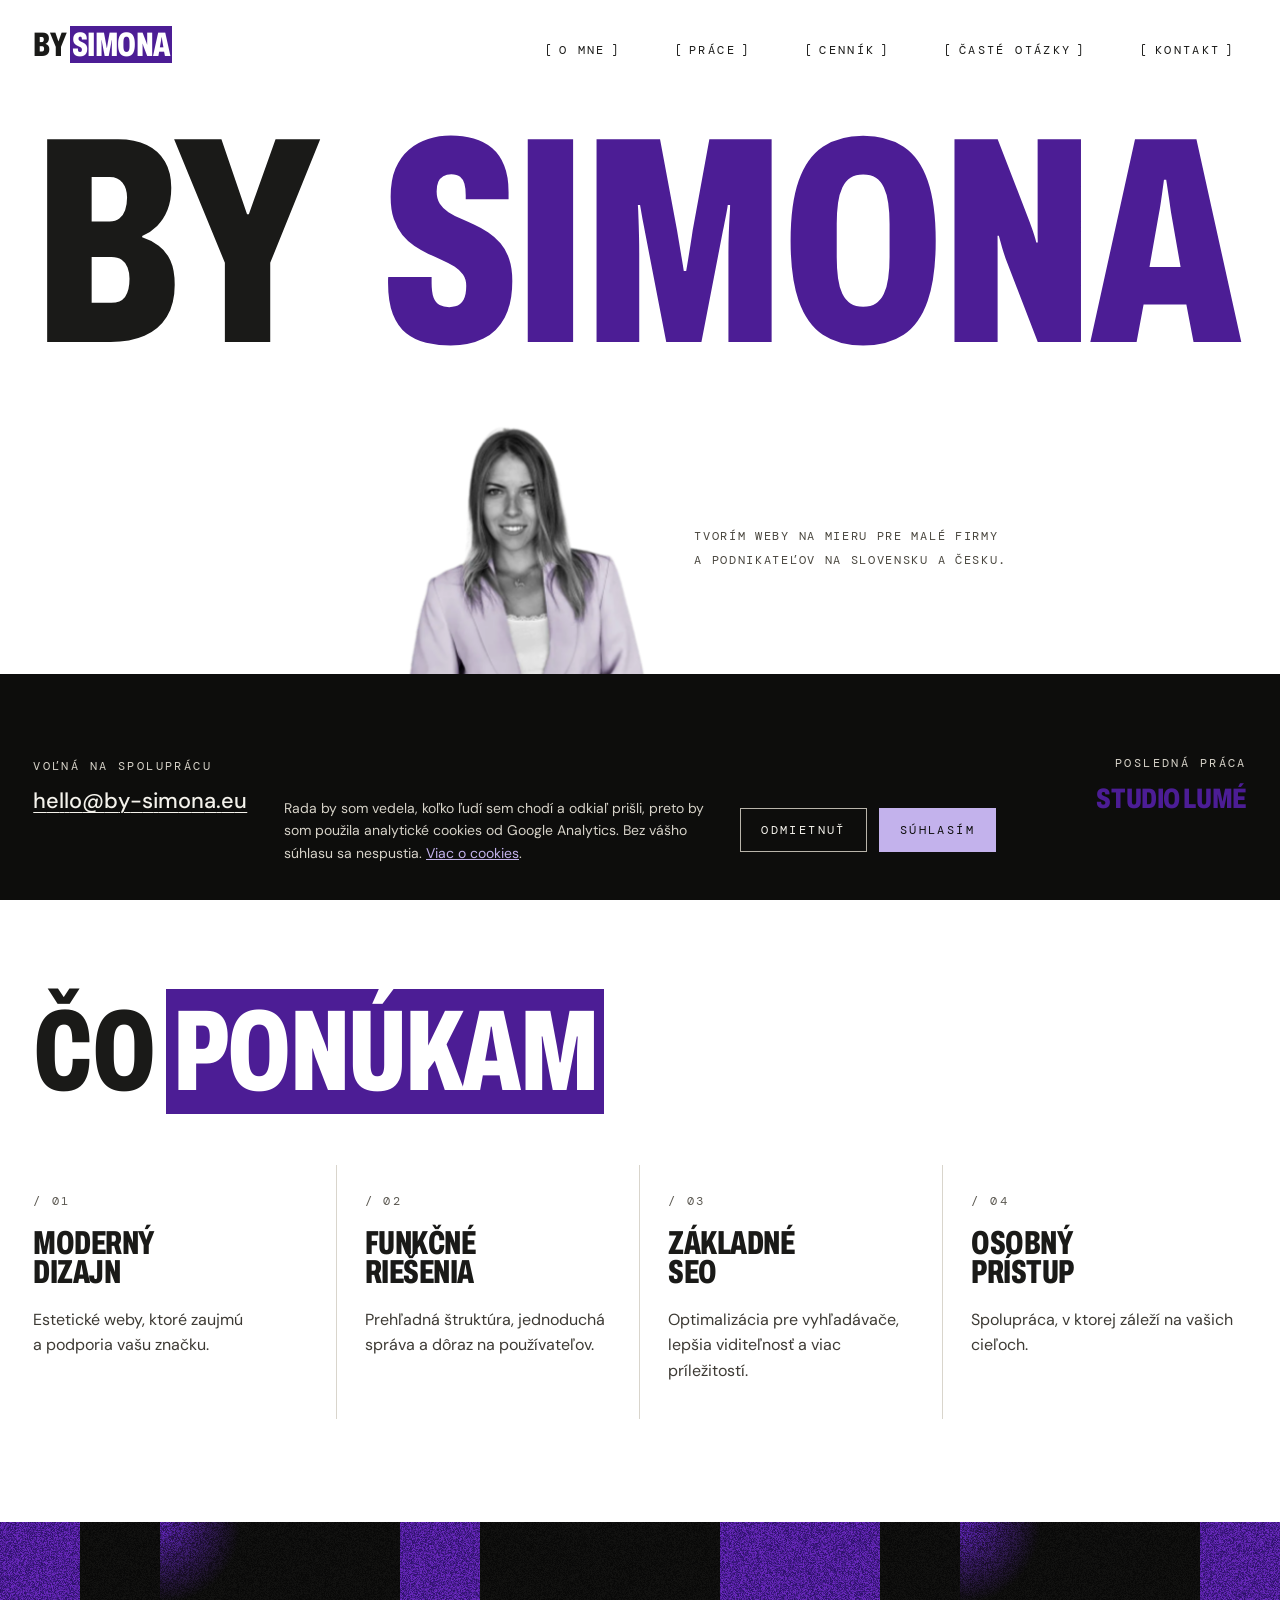
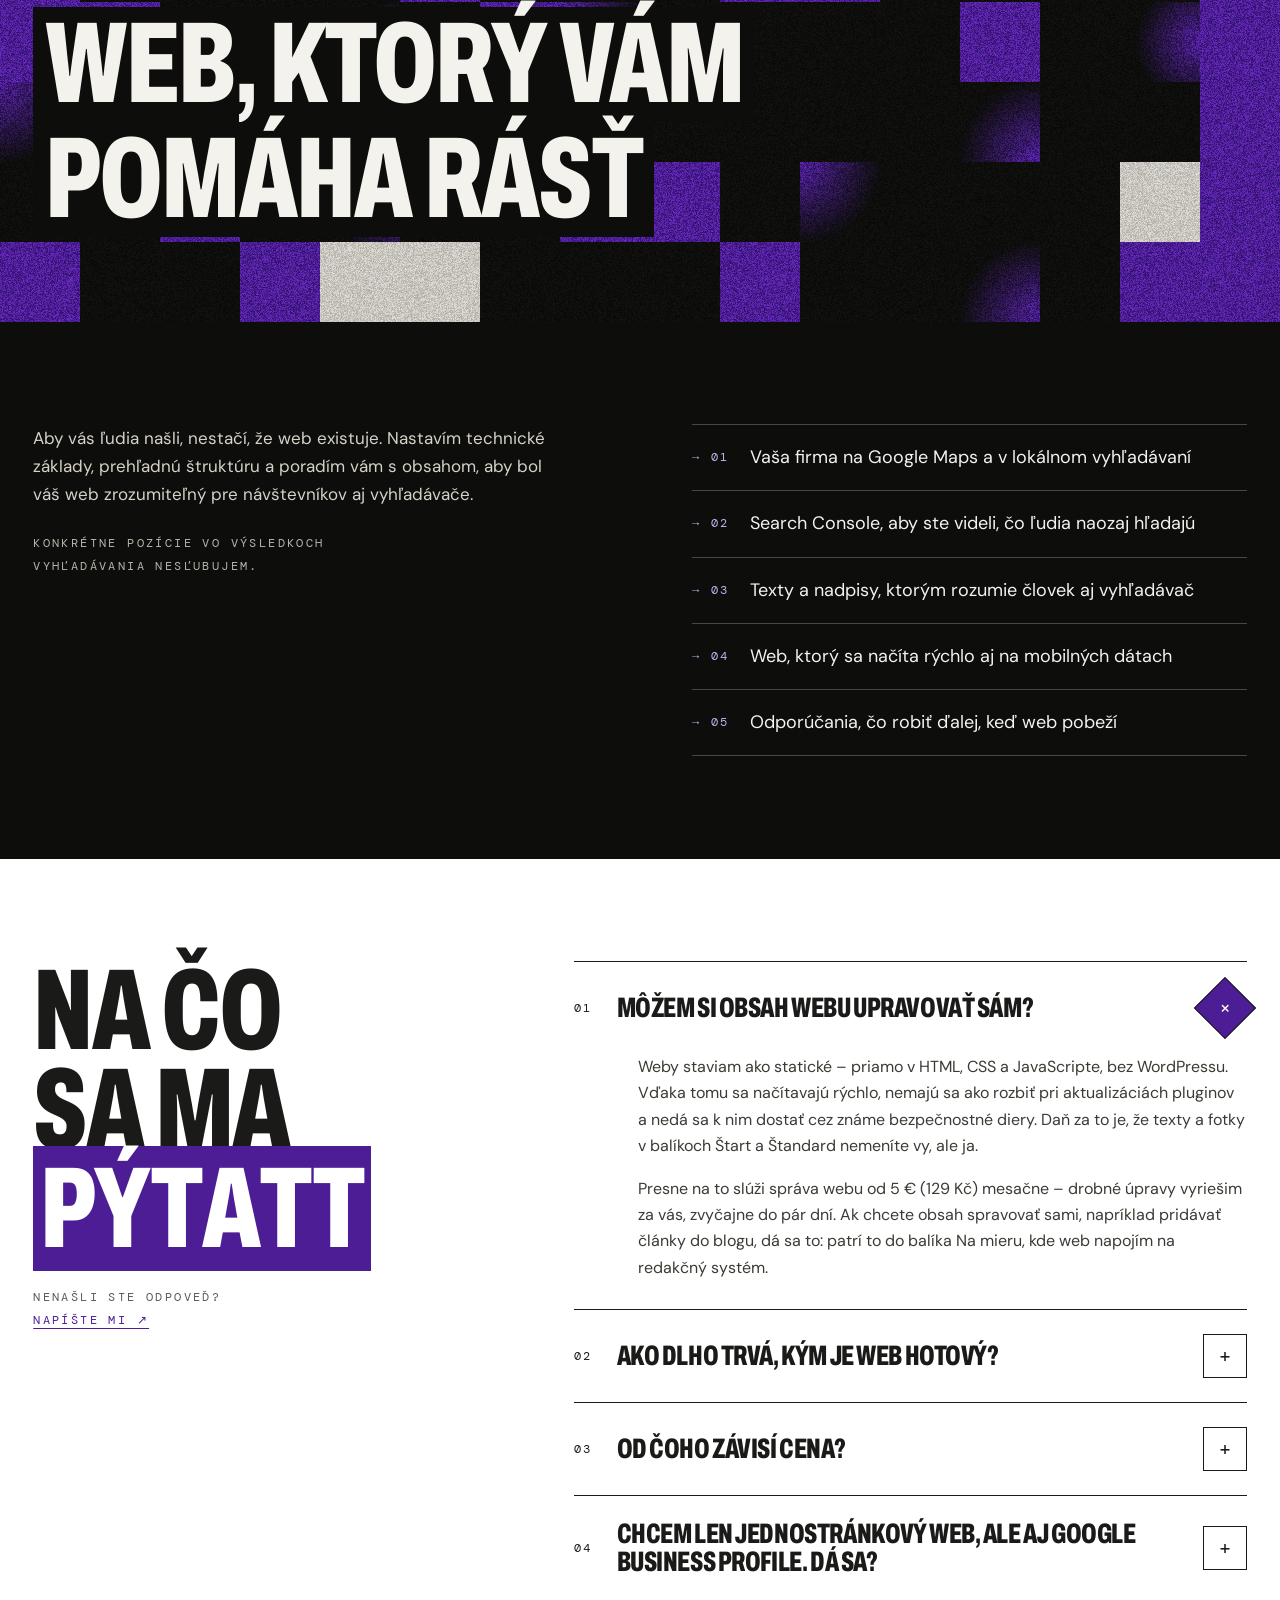
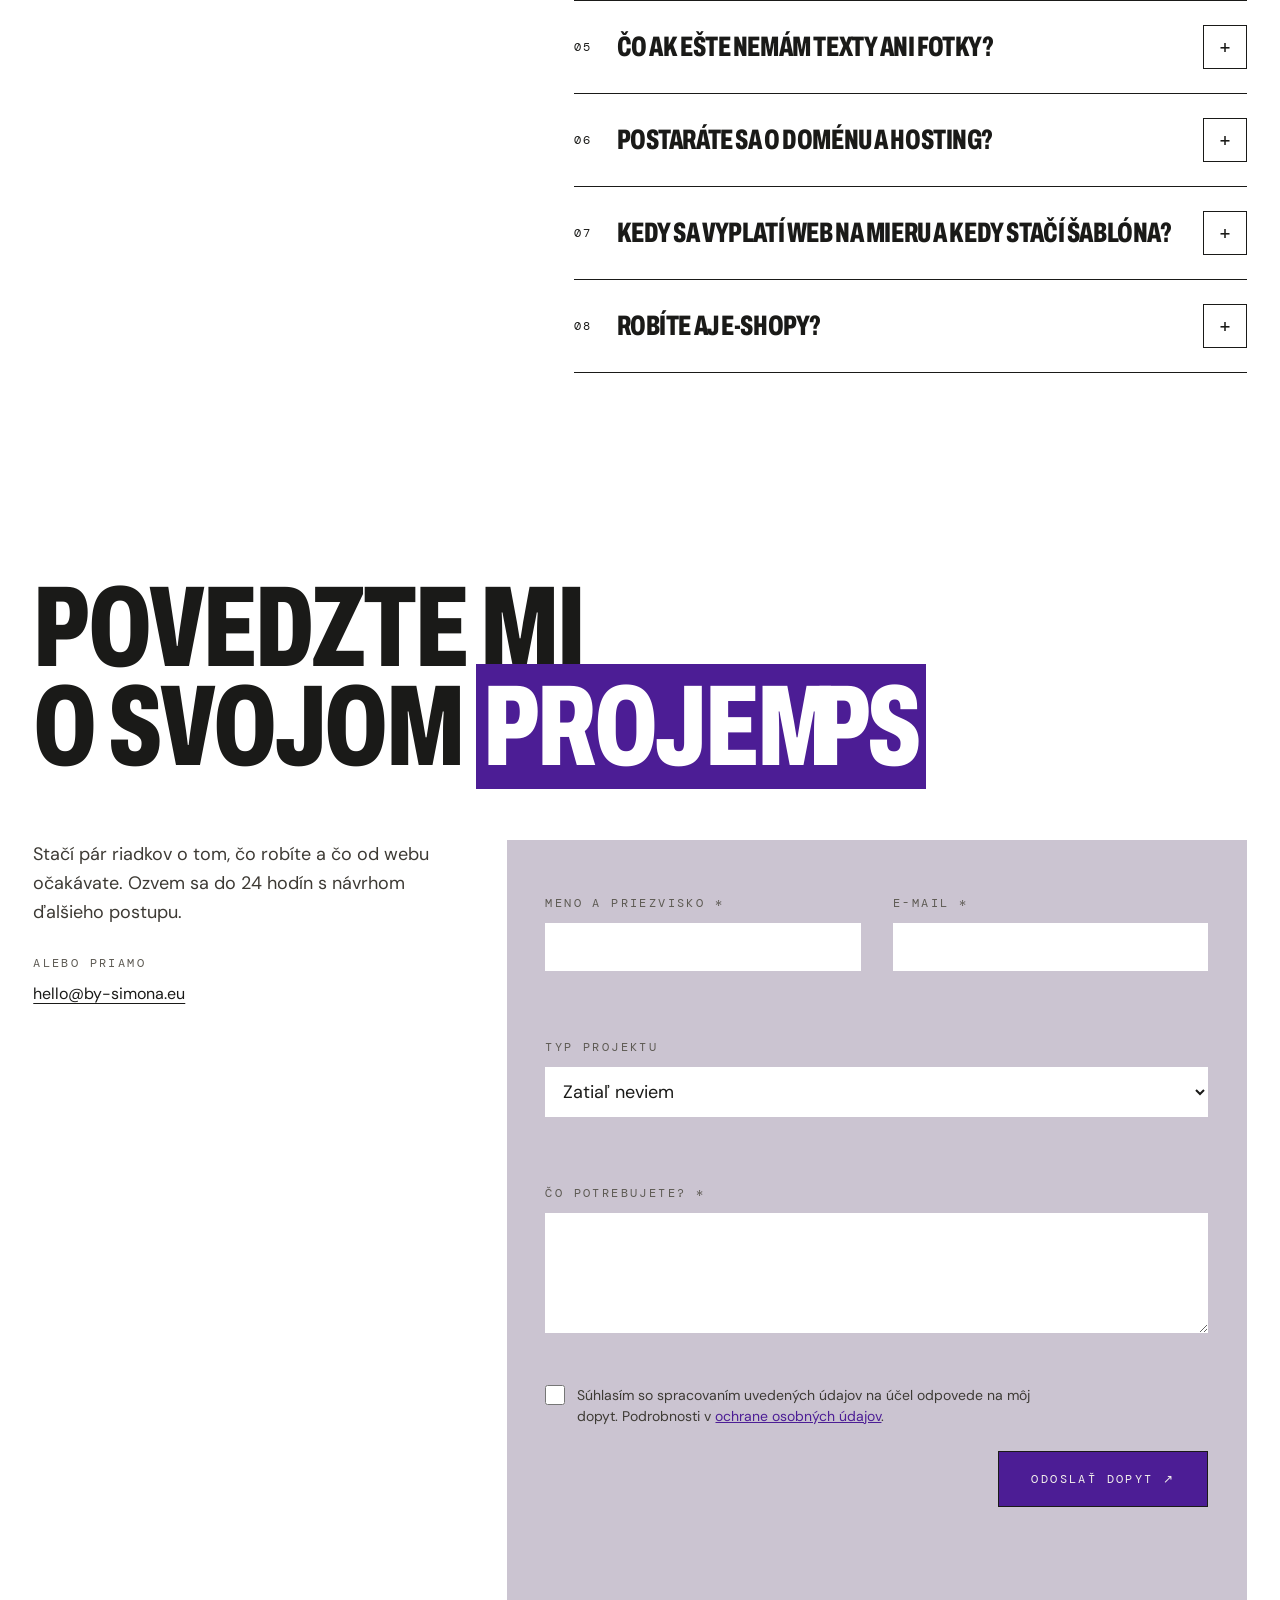
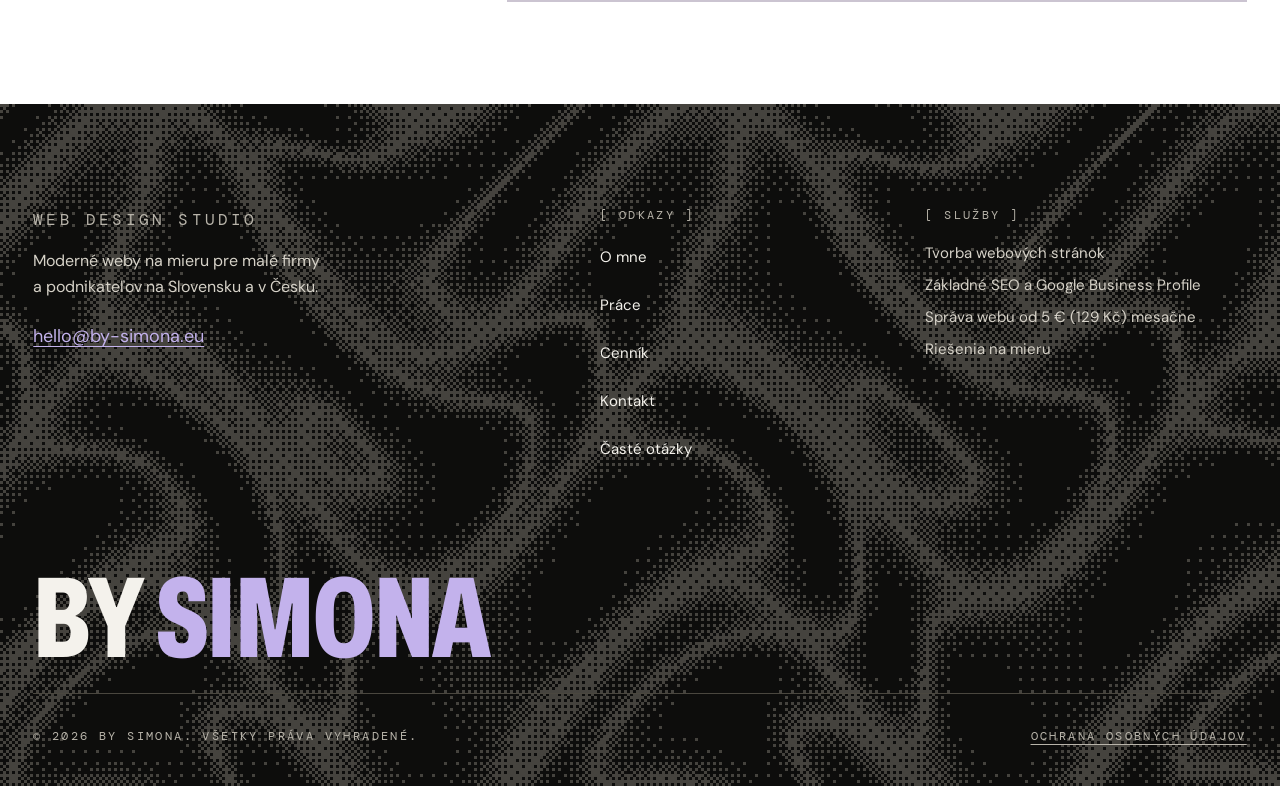
<file: index.html>
<!doctype html>
<html lang="sk">
  <head>
    <meta charset="utf-8" />
    <meta content="width=device-width,initial-scale=1" name="viewport" />
    <meta content="#ffffff" name="theme-color" />
    <title>Tvorba webových stránok pre malé firmy | by simona</title>
    <meta
      content="Tvorba moderných a responzívnych webových stránok pre malých podnikateľov. Dizajn, funkčnosť a základné SEO od návrhu po spustenie. Weby od 290 € / 7 400 Kč."
      name="description"
    />
    <link href="https://by-simona.eu/" rel="canonical" />
    <link href="favicon.svg" rel="icon" type="image/svg+xml" />

    <meta property="og:type" content="website" />
    <meta property="og:locale" content="sk_SK" />
    <meta property="og:site_name" content="by simona." />
    <meta property="og:url" content="https://by-simona.eu/" />
    <meta
      property="og:title"
      content="Tvorba webových stránok pre malé firmy | by simona"
    />
    <meta
      property="og:description"
      content="Moderné a responzívne weby pre malých podnikateľov. Dizajn, funkčnosť a základné SEO od návrhu po spustenie."
    />
    <meta
      property="og:image"
      content="https://by-simona.eu/assets/og-image.jpg"
    />
    <meta property="og:image:width" content="1200" />
    <meta property="og:image:height" content="800" />
    <meta
      property="og:image:alt"
      content="Ukážka webu na notebooku a telefóne – by simona"
    />
    <meta name="twitter:card" content="summary_large_image" />

    <link
      rel="preload"
      href="fonts/archivo-latin.woff2"
      as="font"
      type="font/woff2"
      crossorigin
    />
    <link
      rel="preload"
      href="fonts/dm-sans-latin.woff2"
      as="font"
      type="font/woff2"
      crossorigin
    />
    <link
      rel="preload"
      href="fonts/dm-mono-latin.woff2"
      as="font"
      type="font/woff2"
      crossorigin
    />
    <link href="styles.css" rel="stylesheet" />
    <script defer src="main.js"></script>
    <script defer src="cookies.js"></script>

    <script type="application/ld+json">
      {
        "@context": "https://schema.org",
        "@type": "ProfessionalService",
        "name": "by simona.",
        "description": "Tvorba moderných a responzívnych webových stránok pre malých podnikateľov vrátane základného SEO.",
        "url": "https://by-simona.eu/",
        "email": "hello@by-simona.eu",
        "image": "https://by-simona.eu/assets/og-image.jpg",
        "logo": "https://by-simona.eu/favicon.svg",
        "areaServed": ["SK", "CZ"],
        "founder": {
          "@type": "Person",
          "name": "Simona",
          "image": "https://by-simona.eu/assets/simona-portret.webp",
          "jobTitle": "Webová dizajnérka"
        },
        "knowsLanguage": ["sk", "cs"],
        "serviceType": [
          "Tvorba webových stránok",
          "Web dizajn",
          "SEO optimalizácia"
        ],
        "priceRange": "€€",
        "makesOffer": [
          {
            "@type": "Offer",
            "name": "Štart – jednostránkový web",
            "priceCurrency": "EUR",
            "priceSpecification": {
              "@type": "PriceSpecification",
              "minPrice": 290,
              "priceCurrency": "EUR"
            }
          },
          {
            "@type": "Offer",
            "name": "Štandard – web do 5 podstránok",
            "priceCurrency": "EUR",
            "priceSpecification": {
              "@type": "PriceSpecification",
              "minPrice": 690,
              "priceCurrency": "EUR"
            }
          },
          {
            "@type": "Offer",
            "name": "Online objednávanie – napojenie rezervačného systému",
            "priceCurrency": "EUR",
            "priceSpecification": {
              "@type": "PriceSpecification",
              "minPrice": 190,
              "priceCurrency": "EUR"
            }
          },
          {
            "@type": "Offer",
            "name": "Google Business Profile – založenie a nastavenie",
            "price": 120,
            "priceCurrency": "EUR"
          }
        ]
      }
    </script>
  </head>
  <body>
    <a class="skip-link mono" href="#main">Preskočiť na obsah</a>

    <header class="hero" id="top" data-hero>
      <div class="hero-layer hero-head">
        <nav class="hero-nav" aria-label="Hlavná">
          <a class="display hero-logo" href="#top"
            >By <span class="mark-logo">Simona</span></a
          >
          <div class="nav-links">
            <a class="mono nav-link" href="o-mne.html"
              ><span class="nav-bracket" aria-hidden="true">[</span
              ><span class="nav-label">o&nbsp;mne</span
              ><span class="nav-bracket" aria-hidden="true">]</span></a
            >
            <a class="mono nav-link" href="prace.html"
              ><span class="nav-bracket" aria-hidden="true">[</span
              ><span class="nav-label">práce</span
              ><span class="nav-bracket" aria-hidden="true">]</span></a
            >
            <a class="mono nav-link" href="cennik.html"
              ><span class="nav-bracket" aria-hidden="true">[</span
              ><span class="nav-label">cenník</span
              ><span class="nav-bracket" aria-hidden="true">]</span></a
            >
            <a class="mono nav-link" href="#faq"
              ><span class="nav-bracket" aria-hidden="true">[</span
              ><span class="nav-label">časté otázky</span
              ><span class="nav-bracket" aria-hidden="true">]</span></a
            >
            <a class="mono nav-link" href="#kontakt"
              ><span class="nav-bracket" aria-hidden="true">[</span
              ><span class="nav-label">kontakt</span
              ><span class="nav-bracket" aria-hidden="true">]</span></a
            >
          </div>
          <button
            class="nav-toggle"
            type="button"
            aria-expanded="false"
            aria-controls="mobile-nav"
            data-nav-toggle
          >
            <span class="nav-toggle-box" aria-hidden="true">
              <span class="nav-toggle-bar"></span>
              <span class="nav-toggle-bar"></span>
            </span>
            <span class="mono nav-toggle-text">menu</span>
          </button>
        </nav>
      </div>

      <div class="hero-layer hero-stage">
        <h1 class="display hero-title" aria-label="By Simona">
          <span aria-hidden="true"
            >By<span class="hero-space"></span
            ><span class="hero-word">Simona</span></span
          >
        </h1>
      </div>

      <div class="hero-layer hero-middle">
        <div class="hero-portrait">
          <div class="portrait-3d" data-portrait>
            <div class="portrait-frame" data-pixel-photo>
              <img
                src="assets/simona-portret.webp"
                width="512"
                height="512"
                alt="Simona"
              />
            </div>
          </div>
        </div>

        <div class="hero-claim">
          <p class="mono">
            tvorím weby na mieru pre malé firmy<br />
            a podnikateľov na Slovensku a Česku.
          </p>
        </div>
      </div>

      <div class="hero-layer hero-foot">
        <div class="hero-foot-row">
          <div class="hero-mail">
            <p class="mono">voľná na spoluprácu</p>
            <a class="uline" href="#kontakt">hello@by-simona.eu</a>
          </div>
          <div class="hero-latest">
            <p class="mono">posledná práca</p>
            <a
              class="display"
              href="https://studio-lume.by-simona.eu/"
              target="_blank"
              rel="noopener"
              >Studio Lumé</a
            >
          </div>
        </div>
      </div>
    </header>

    <nav
      class="mobile-nav"
      id="mobile-nav"
      aria-label="Mobilná navigácia"
      data-mobile-nav
      hidden
    >
      <div class="mobile-nav-head">
        <span class="display mobile-nav-logo">By <span>Simona</span></span>
        <button class="mobile-nav-close" type="button" data-nav-close>
          <span class="nav-toggle-box is-close" aria-hidden="true">
            <span class="nav-toggle-bar"></span>
            <span class="nav-toggle-bar"></span>
          </span>
          <span class="mono">zavrieť</span>
        </button>
      </div>
      <ul class="mobile-nav-list">
        <li>
          <a class="mobile-nav-link" href="o-mne.html"
            ><span class="mono mobile-nav-index">01</span
            ><span class="display">O&nbsp;mne</span></a
          >
        </li>
        <li>
          <a class="mobile-nav-link" href="prace.html"
            ><span class="mono mobile-nav-index">02</span
            ><span class="display">Práce</span></a
          >
        </li>
        <li>
          <a class="mobile-nav-link" href="cennik.html"
            ><span class="mono mobile-nav-index">03</span
            ><span class="display">Cenník</span></a
          >
        </li>
        <li>
          <a class="mobile-nav-link" href="#faq"
            ><span class="mono mobile-nav-index">04</span
            ><span class="display">Časté otázky</span></a
          >
        </li>
        <li>
          <a class="mobile-nav-link" href="#kontakt"
            ><span class="mono mobile-nav-index">05</span
            ><span class="display">Kontakt</span></a
          >
        </li>
      </ul>
      <div class="mobile-nav-foot">
        <p class="mono">voľná na spoluprácu</p>
        <a class="uline" href="mailto:hello@by-simona.eu">hello@by-simona.eu</a>
      </div>
    </nav>

    <main id="main">
      <div class="shell">
        <section class="section" id="sluzby" aria-labelledby="services-title">
          <div class="section-head">
            <h2 class="display heading-xl" id="services-title">
              Čo <span class="mark">ponúkam</span>
            </h2>
          </div>

          <div class="services-grid">
            <div class="service">
              <p class="mono">/ 01</p>
              <h3 class="display">Moderný<br />dizajn</h3>
              <p class="service-text">
                Estetické weby, ktoré zaujmú a&nbsp;podporia vašu značku.
              </p>
            </div>
            <div class="service">
              <p class="mono">/ 02</p>
              <h3 class="display">Funkčné<br />riešenia</h3>
              <p class="service-text">
                Prehľadná štruktúra, jednoduchá správa a&nbsp;dôraz na
                používateľov.
              </p>
            </div>
            <div class="service">
              <p class="mono">/ 03</p>
              <h3 class="display">Základné<br />SEO</h3>
              <p class="service-text">
                Optimalizácia pre vyhľadávače, lepšia viditeľnosť a&nbsp;viac
                príležitostí.
              </p>
            </div>
            <div class="service">
              <p class="mono">/ 04</p>
              <h3 class="display">Osobný<br />prístup</h3>
              <p class="service-text">
                Spolupráca, v&nbsp;ktorej záleží na vašich cieľoch.
              </p>
            </div>
          </div>
        </section>
      </div>

      <section class="band" id="seo" aria-labelledby="seo-title">
        <div class="band-visual">
          <div class="tiles" data-tiles aria-hidden="true"></div>
          <canvas class="grain" data-grain aria-hidden="true"></canvas>
          <div class="band-title-wrap">
            <h2 class="display band-title" id="seo-title">
              <span class="glitch" data-text="Web, ktorý vám"
                >Web, ktorý vám</span
              ><br /><span class="glitch" data-text="pomáha rásť"
                >pomáha rásť</span
              >
            </h2>
          </div>
        </div>

        <div class="band-body">
          <div class="band-copy">
            <p class="band-text">
              Aby vás ľudia našli, nestačí, že web existuje. Nastavím technické
              základy, prehľadnú štruktúru a&nbsp;poradím vám s&nbsp;obsahom,
              aby bol váš web zrozumiteľný pre návštevníkov aj vyhľadávače.
            </p>
            <p class="mono">
              konkrétne pozície vo výsledkoch<br />vyhľadávania nesľubujem.
            </p>
          </div>

          <ul class="seo-list">
            <li>
              <span class="mono">→ 01</span>Vaša firma na Google Maps
              a&nbsp;v&nbsp;lokálnom vyhľadávaní
            </li>
            <li>
              <span class="mono">→ 02</span>Search Console, aby ste videli, čo
              ľudia naozaj hľadajú
            </li>
            <li>
              <span class="mono">→ 03</span>Texty a&nbsp;nadpisy, ktorým rozumie
              človek aj vyhľadávač
            </li>
            <li>
              <span class="mono">→ 04</span>Web, ktorý sa načíta rýchlo aj na
              mobilných dátach
            </li>
            <li>
              <span class="mono">→ 05</span>Odporúčania, čo robiť ďalej, keď web
              pobeží
            </li>
          </ul>
        </div>
      </section>

      <div class="shell">
        <section class="section-plain" id="faq" aria-labelledby="faq-title">
          <div class="faq-layout">
            <div class="faq-intro">
              <h2 class="display" id="faq-title">
                Na čo<br />sa ma <span class="mark">pýtate</span>
              </h2>
              <p class="mono">
                nenašli ste odpoveď?<br /><a class="uline" href="#kontakt"
                  >napíšte mi ↗</a
                >
              </p>
            </div>

            <div class="faq-list">
              <details class="faq" open>
                <summary>
                  <span class="mono faq-index">01</span>
                  <span class="display faq-question"
                    >Môžem si obsah webu upravovať sám?</span
                  >
                  <span class="faq-toggle" aria-hidden="true">+</span>
                </summary>
                <div class="faq-answer">
                  <p>
                    Weby staviam ako statické – priamo v&nbsp;HTML, CSS
                    a&nbsp;JavaScripte, bez WordPressu. Vďaka tomu sa načítavajú
                    rýchlo, nemajú sa ako rozbiť pri aktualizáciách pluginov
                    a&nbsp;nedá sa k&nbsp;nim dostať cez známe bezpečnostné
                    diery. Daň za to je, že texty a&nbsp;fotky v&nbsp;balíkoch
                    Štart a&nbsp;Štandard nemeníte vy, ale ja.
                  </p>
                  <p>
                    Presne na to slúži správa webu od 5 € (129 Kč) mesačne –
                    drobné úpravy vyriešim za vás, zvyčajne do pár dní. Ak
                    chcete obsah spravovať sami, napríklad pridávať články do
                    blogu, dá sa to: patrí to do balíka Na mieru, kde web
                    napojím na redakčný systém.
                  </p>
                </div>
              </details>

              <details class="faq">
                <summary>
                  <span class="mono faq-index">02</span>
                  <span class="display faq-question"
                    >Ako dlho trvá, kým je web hotový?</span
                  >
                  <span class="faq-toggle" aria-hidden="true">+</span>
                </summary>
                <div class="faq-answer">
                  <p>
                    Jednostránkový web zvládnem obvykle za 2 až 3 týždne, web do
                    piatich podstránok za 4 až 6 týždňov. Najčastejšia príčina
                    zdržania nie je samotná tvorba, ale čakanie na texty
                    a&nbsp;fotky. Ak máte fixný termín, povedzte mi ho hneď na
                    začiatku – poviem vám rovno, či je reálny, nie to, čo chcete
                    počuť.
                  </p>
                </div>
              </details>

              <details class="faq">
                <summary>
                  <span class="mono faq-index">03</span>
                  <span class="display faq-question">Od čoho závisí cena?</span>
                  <span class="faq-toggle" aria-hidden="true">+</span>
                </summary>
                <div class="faq-answer">
                  <p>
                    Hlavne od počtu podstránok a&nbsp;od toho, čo má web robiť
                    navyše – rezervácie, viac jazykov, napojenie na externú
                    službu. Vplyv má aj to, či texty a&nbsp;fotky dodáte hotové,
                    alebo ich pripravujeme spoločne. Sumu, ktorú vám pošlem
                    v&nbsp;ponuke, potom držím – nedávam nízky odhad, ktorý sa
                    počas práce nafúkne.
                  </p>
                </div>
              </details>

              <details class="faq">
                <summary>
                  <span class="mono faq-index">04</span>
                  <span class="display faq-question"
                    >Chcem len jednostránkový web, ale aj Google Business
                    Profile. Dá sa?</span
                  >
                  <span class="faq-toggle" aria-hidden="true">+</span>
                </summary>
                <div class="faq-answer">
                  <p>
                    Dá. Balíky sú východiskový bod, nie krabica, z&nbsp;ktorej
                    sa nedá vystúpiť. Google Business Profile nájdete
                    v&nbsp;cenníku medzi doplnkami a&nbsp;pridám ho
                    k&nbsp;ľubovoľnému balíku; napojenie na Search Console robím
                    v&nbsp;každom balíku zdarma.
                  </p>
                  <p>
                    Samotný profil je od Googlu bezplatný – platíte mi za to,
                    aby bol nastavený tak, že vás ľudia v&nbsp;mapách naozaj
                    nájdu. Počítajte s&nbsp;tým, že overenie prevádzky robí
                    Google, nie ja. To môže trvať pár dní a&nbsp;niekedy si
                    vypýta pohľadnicu na adresu alebo video z&nbsp;prevádzky.
                  </p>
                </div>
              </details>

              <details class="faq">
                <summary>
                  <span class="mono faq-index">05</span>
                  <span class="display faq-question"
                    >Čo ak ešte nemám texty ani fotky?</span
                  >
                  <span class="faq-toggle" aria-hidden="true">+</span>
                </summary>
                <div class="faq-answer">
                  <p>
                    To je úplne bežné. V&nbsp;balíku Štandard pomáham so
                    štruktúrou aj textami – vy mi vlastnými slovami povedzte, čo
                    robíte a&nbsp;pre koho, a&nbsp;ja z&nbsp;toho urobím obsah,
                    ktorý má hlavu a&nbsp;pätu. Fotky, ktoré dodáte, upravím
                    a&nbsp;zoptimalizujem, aby web nespomaľovali. Ak fotky
                    nemáte vôbec, odporučím overeného fotografa; jeho prácu si
                    platíte zvlášť.
                  </p>
                </div>
              </details>

              <details class="faq">
                <summary>
                  <span class="mono faq-index">06</span>
                  <span class="display faq-question"
                    >Postaráte sa o&nbsp;doménu a&nbsp;hosting?</span
                  >
                  <span class="faq-toggle" aria-hidden="true">+</span>
                </summary>
                <div class="faq-answer">
                  <p>
                    Prevediem vás tým a&nbsp;pomôžem s&nbsp;nastavením, ale
                    kupujete si ich na svoje meno. To je zámer, nie pohodlnosť:
                    majiteľom domény aj hostingu zostávate vy, takže keď sa
                    niekedy rozhodnete pokračovať s&nbsp;niekým iným, web aj
                    adresu si beriete so sebou a&nbsp;nie ste na mne závislí.
                    Tieto poplatky nie sú v&nbsp;cene webu, bývajú
                    v&nbsp;desiatkach eur ročne.
                  </p>
                </div>
              </details>

              <details class="faq">
                <summary>
                  <span class="mono faq-index">07</span>
                  <span class="display faq-question"
                    >Kedy sa vyplatí web na mieru a&nbsp;kedy stačí
                    šablóna?</span
                  >
                  <span class="faq-toggle" aria-hidden="true">+</span>
                </summary>
                <div class="faq-answer">
                  <p>
                    Šablóna aj WordPress sú legitímne riešenia a&nbsp;pri časti
                    projektov sú rozumnou voľbou – sama som vo WordPresse weby
                    robila, takže to nehodnotím zvonku. Ak potrebujete web
                    rýchlo, chcete si obsah spravovať sami a&nbsp;vzhľad
                    z&nbsp;ponuky šablón vám vyhovuje, povedzme si to hneď, keď
                    sa mi ozvete. Neprehováram nikoho do riešenia, ktoré
                    nepotrebuje.
                  </p>
                  <p>
                    Web na mieru má zmysel inde: keď má vyzerať ako vaša značka
                    a&nbsp;nie ako šablóna, a&nbsp;keď vám záleží na rýchlosti
                    načítania. Ručne písaná stránka nesie len to, čo naozaj
                    potrebujete – žiadny kód navyše, ktorý by ju spomaľoval.
                  </p>
                </div>
              </details>

              <details class="faq">
                <summary>
                  <span class="mono faq-index">08</span>
                  <span class="display faq-question">Robíte aj e-shopy?</span>
                  <span class="faq-toggle" aria-hidden="true">+</span>
                </summary>
                <div class="faq-answer">
                  <p>
                    Nie. Venujem sa prezentačným webom – bary a&nbsp;kaviarne,
                    ubytovanie, služby, salóny, malé značky. Ak potrebujete
                    predávať online, radšej vám odporučím niekoho, kto e-shopy
                    robí dennodenne, než aby som sa to učila na vašom projekte.
                  </p>
                </div>
              </details>
            </div>
          </div>
        </section>

        <section class="section" id="kontakt" aria-labelledby="contact-title">
          <h2 class="display heading-xl heading-gap" id="contact-title">
            Povedzte mi<br />o&nbsp;svojom <span class="mark">projekte</span>
          </h2>

          <div class="contact-layout">
            <div class="contact-intro">
              <p class="contact-text">
                Stačí pár riadkov o&nbsp;tom, čo robíte a&nbsp;čo od webu
                očakávate. Ozvem sa do 24 hodín s&nbsp;návrhom ďalšieho postupu.
              </p>
              <div>
                <p class="mono">alebo priamo</p>
                <span class="copy-mail">
                  <button
                    class="copy-mail-button contact-mail"
                    type="button"
                    data-copy="hello@by-simona.eu"
                    aria-describedby="copy-tip-contact"
                  >
                    hello@by-simona.eu
                  </button>
                  <span
                    class="mono copy-mail-tip"
                    id="copy-tip-contact"
                    role="tooltip"
                    >Napíšte mi</span
                  >
                  <span
                    class="visually-hidden copy-mail-live"
                    role="status"
                    aria-live="polite"
                  ></span>
                </span>
              </div>
            </div>

            <form
              class="contact-form"
              id="contact-form"
              action="https://api.web3forms.com/submit"
              method="POST"
            >
              <input
                name="access_key"
                type="hidden"
                value="12629a1a-82ec-4872-847e-479985a27a0f"
              />
              <input
                name="subject"
                type="hidden"
                value="Nový dopyt z webu by-simona.eu"
              />
              <input name="from_name" type="hidden" value="by-simona.eu" />
              <input
                class="honeypot"
                name="botcheck"
                type="checkbox"
                tabindex="-1"
                autocomplete="off"
                aria-hidden="true"
              />

              <p class="field">
                <label class="mono" for="field-name"
                  >meno a&nbsp;priezvisko *</label
                >
                <input
                  id="field-name"
                  name="meno"
                  type="text"
                  autocomplete="name"
                  required
                />
              </p>
              <p class="field">
                <label class="mono" for="field-mail">e-mail *</label>
                <input
                  id="field-mail"
                  name="email"
                  type="email"
                  autocomplete="email"
                  required
                />
              </p>
              <p class="field field-wide">
                <label class="mono" for="field-type">typ projektu</label>
                <select id="field-type" name="typ_projektu">
                  <option value="Neviem posúdiť">Zatiaľ neviem</option>
                  <option value="Štart – jednostránkový web">Štart</option>
                  <option value="Štandard – web do 5 podstránok">
                    Štandard
                  </option>
                  <option value="Riešenie na mieru">Na mieru</option>
                  <option value="Správa existujúceho webu">
                    Správa existujúceho webu
                  </option>
                </select>
              </p>
              <p class="field field-wide">
                <label class="mono" for="field-message"
                  >čo potrebujete? *</label
                >
                <textarea
                  id="field-message"
                  name="sprava"
                  rows="4"
                  required
                ></textarea>
              </p>

              <div class="form-foot">
                <label class="consent" for="field-consent">
                  <input
                    id="field-consent"
                    name="suhlas"
                    type="checkbox"
                    required
                  />
                  <span>
                    Súhlasím so spracovaním uvedených údajov na účel odpovede na
                    môj dopyt. Podrobnosti v
                    <a href="ochrana-osobnych-udajov.html"
                      >ochrane osobných údajov</a
                    >.
                  </span>
                </label>
                <button class="send" type="submit">odoslať dopyt ↗</button>
              </div>

              <p class="form-status" role="status" aria-live="polite"></p>
            </form>
          </div>
        </section>
      </div>
    </main>

    <footer class="footer">
      <canvas class="dither" data-dither aria-hidden="true"></canvas>
      <div class="footer-inner">
        <div class="footer-top">
          <div class="footer-about">
            <p class="mono">web design studio</p>
            <p>
              Moderné weby na mieru pre malé firmy a&nbsp;podnikateľov na
              Slovensku a&nbsp;v&nbsp;Česku.
            </p>
            <span class="copy-mail">
              <button
                class="copy-mail-button"
                type="button"
                data-copy="hello@by-simona.eu"
                aria-describedby="copy-tip-footer"
              >
                hello@by-simona.eu
              </button>
              <span
                class="mono copy-mail-tip"
                id="copy-tip-footer"
                role="tooltip"
                >Napíšte mi</span
              >
              <span
                class="visually-hidden copy-mail-live"
                role="status"
                aria-live="polite"
              ></span>
            </span>
          </div>

          <nav class="footer-nav" aria-label="Pätička">
            <p class="mono footer-label">[ odkazy ]</p>
            <a class="footer-link" href="o-mne.html">O&nbsp;mne</a>
            <a class="footer-link" href="prace.html">Práce</a>
            <a class="footer-link" href="cennik.html">Cenník</a>
            <a class="footer-link" href="#kontakt">Kontakt</a>
            <a class="footer-link" href="#faq">Časté otázky</a>
          </nav>

          <div class="footer-services">
            <p class="mono footer-label">[ služby ]</p>
            <span>Tvorba webových stránok</span>
            <span>Základné SEO a&nbsp;Google Business Profile</span>
            <span>Správa webu od 5 € (129 Kč) mesačne</span>
            <span>Riešenia na mieru</span>
          </div>
        </div>

        <p class="display footer-word">By <span>Simona</span></p>

        <div class="footer-bottom">
          <span class="mono"
            >© <span data-year>2026</span> by simona. všetky práva
            vyhradené.</span
          >
          <div class="footer-bottom-side">
            <a
              class="mono uline footer-privacy"
              href="ochrana-osobnych-udajov.html"
              >ochrana osobných údajov</a
            >
          </div>
        </div>
      </div>
    </footer>
  </body>
</html>
</file>
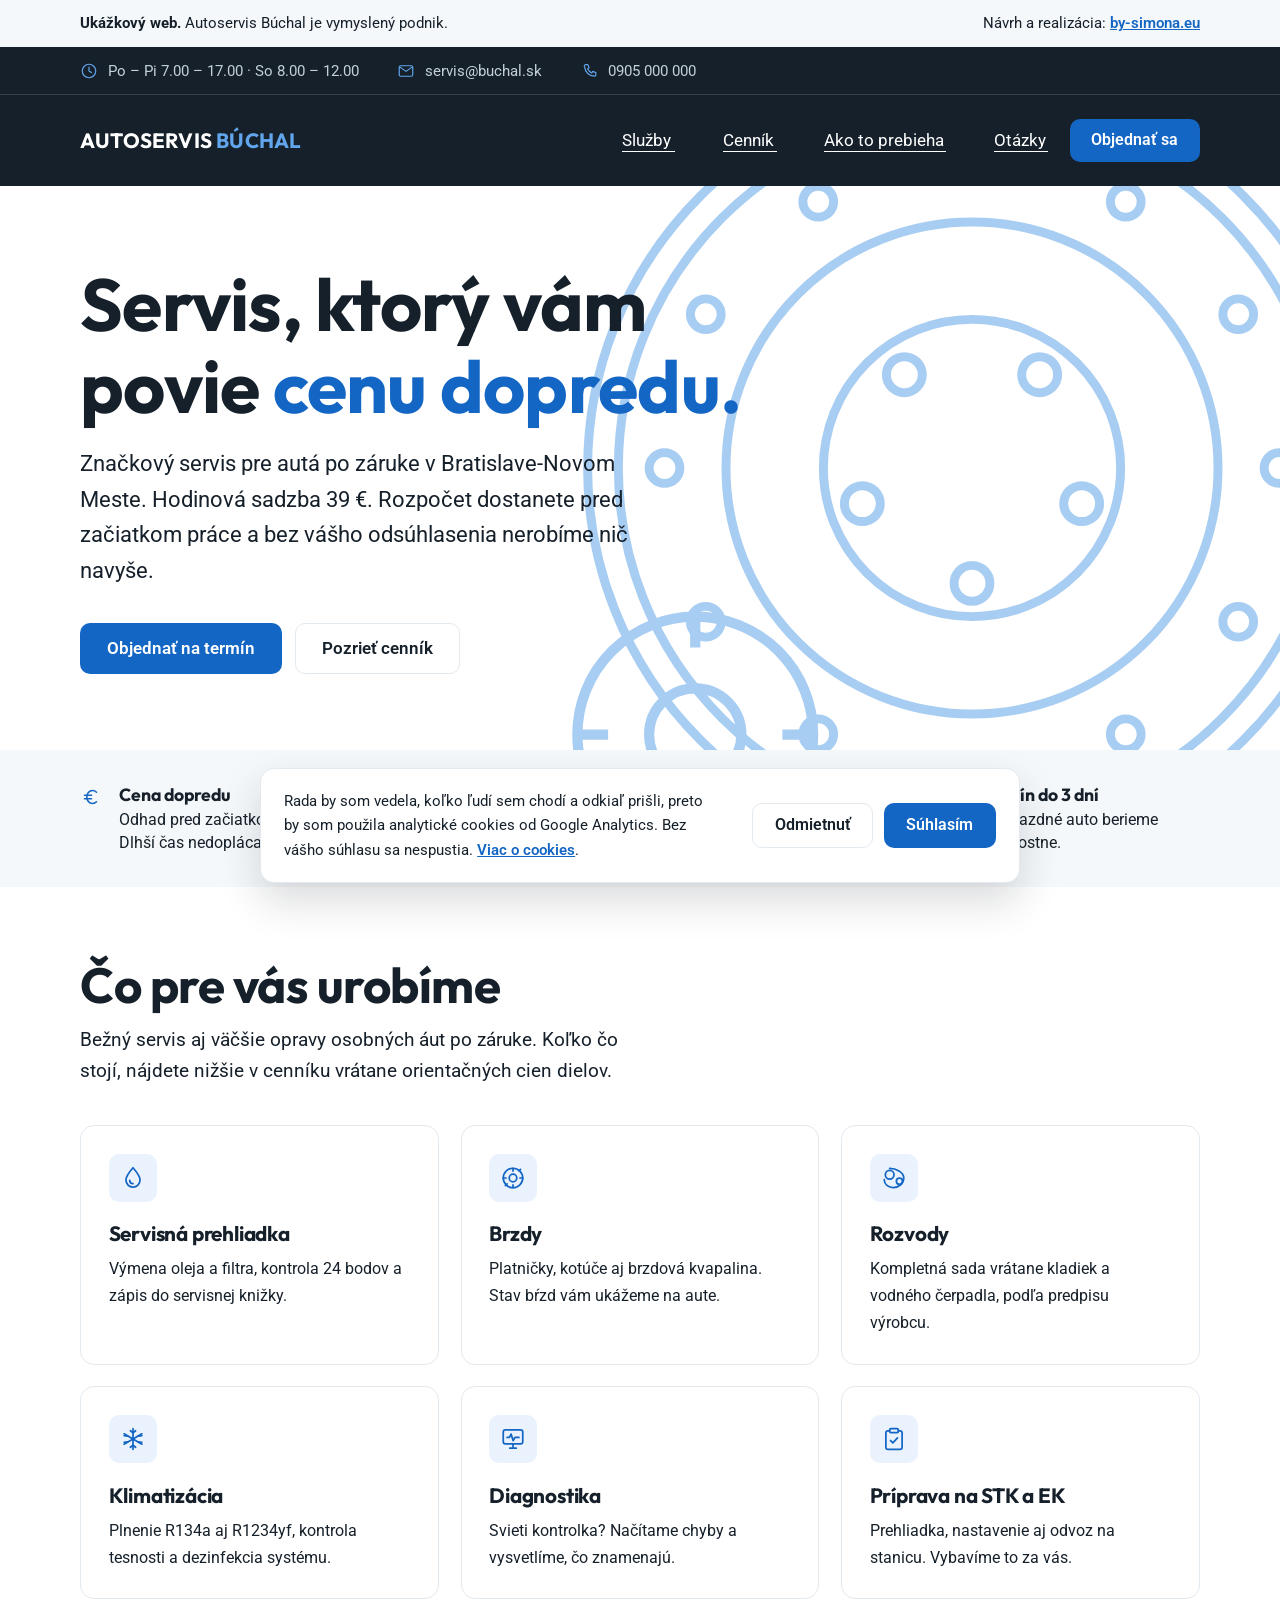
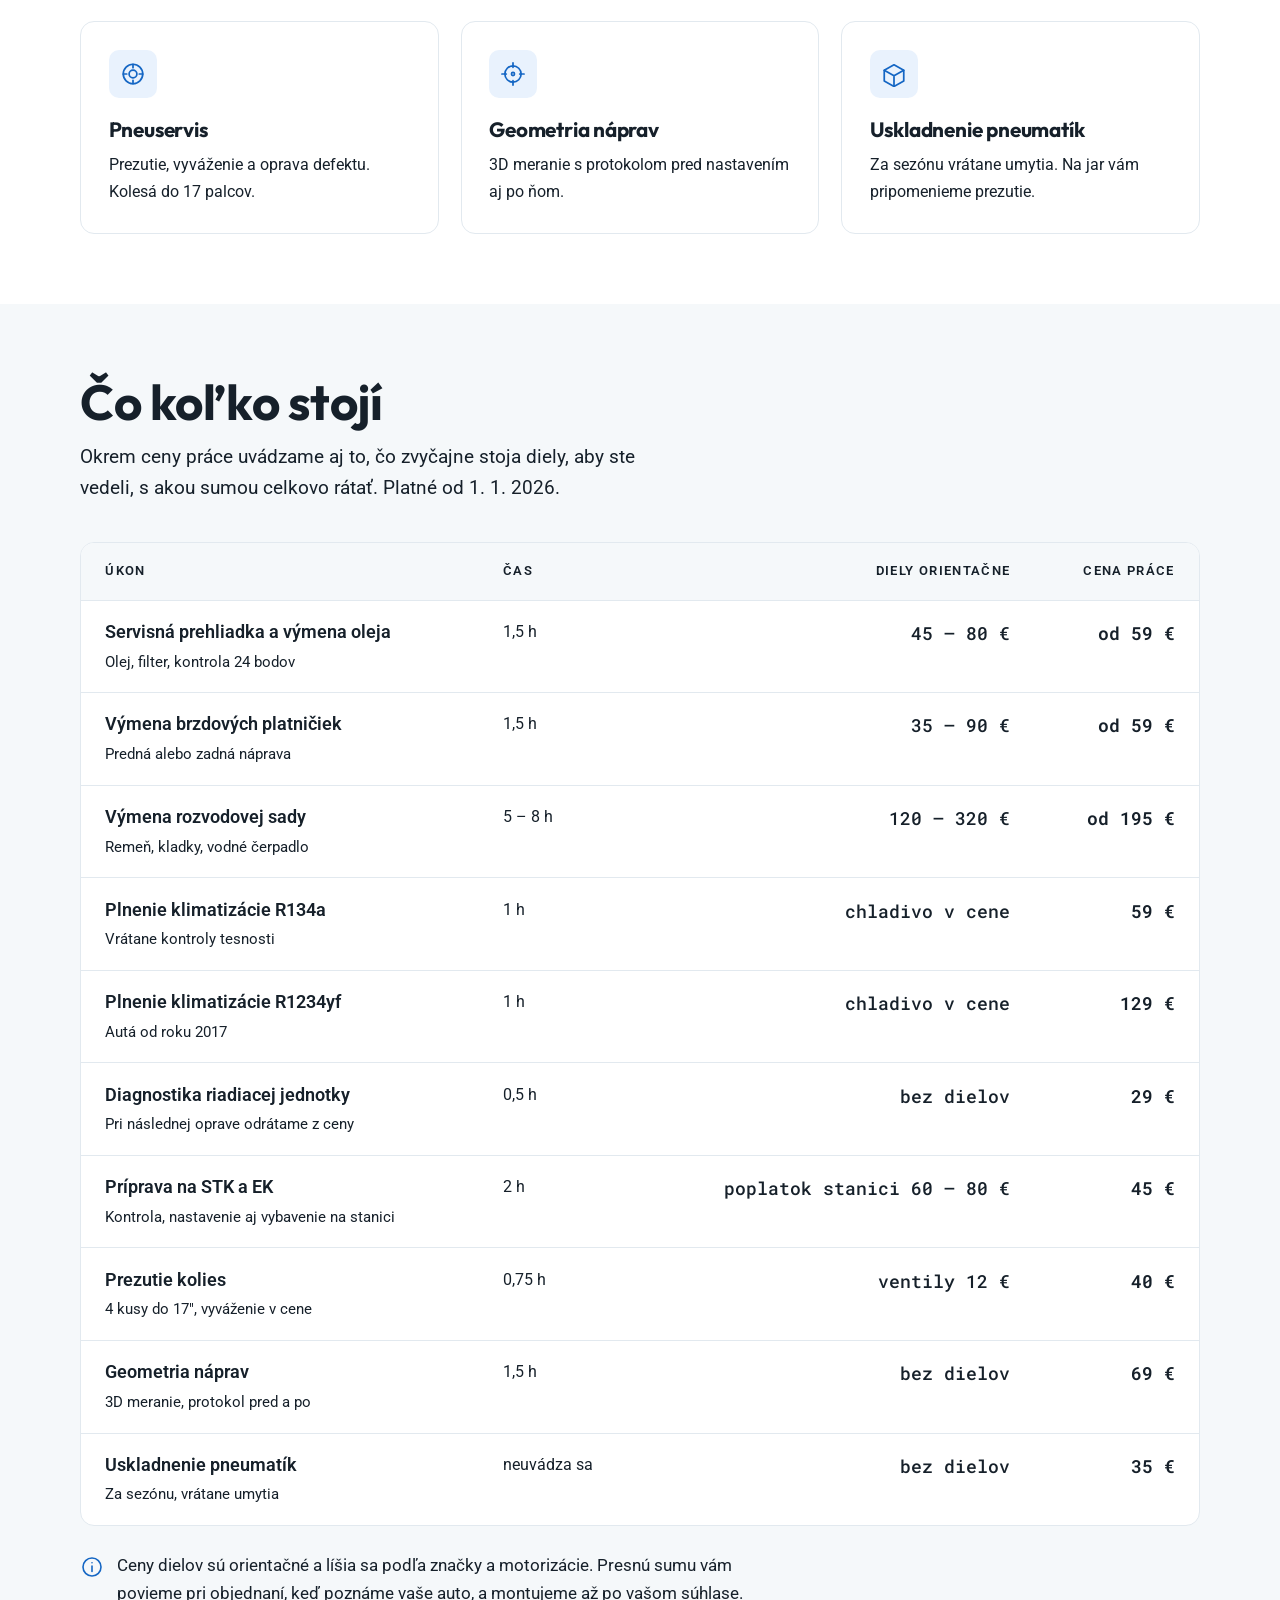
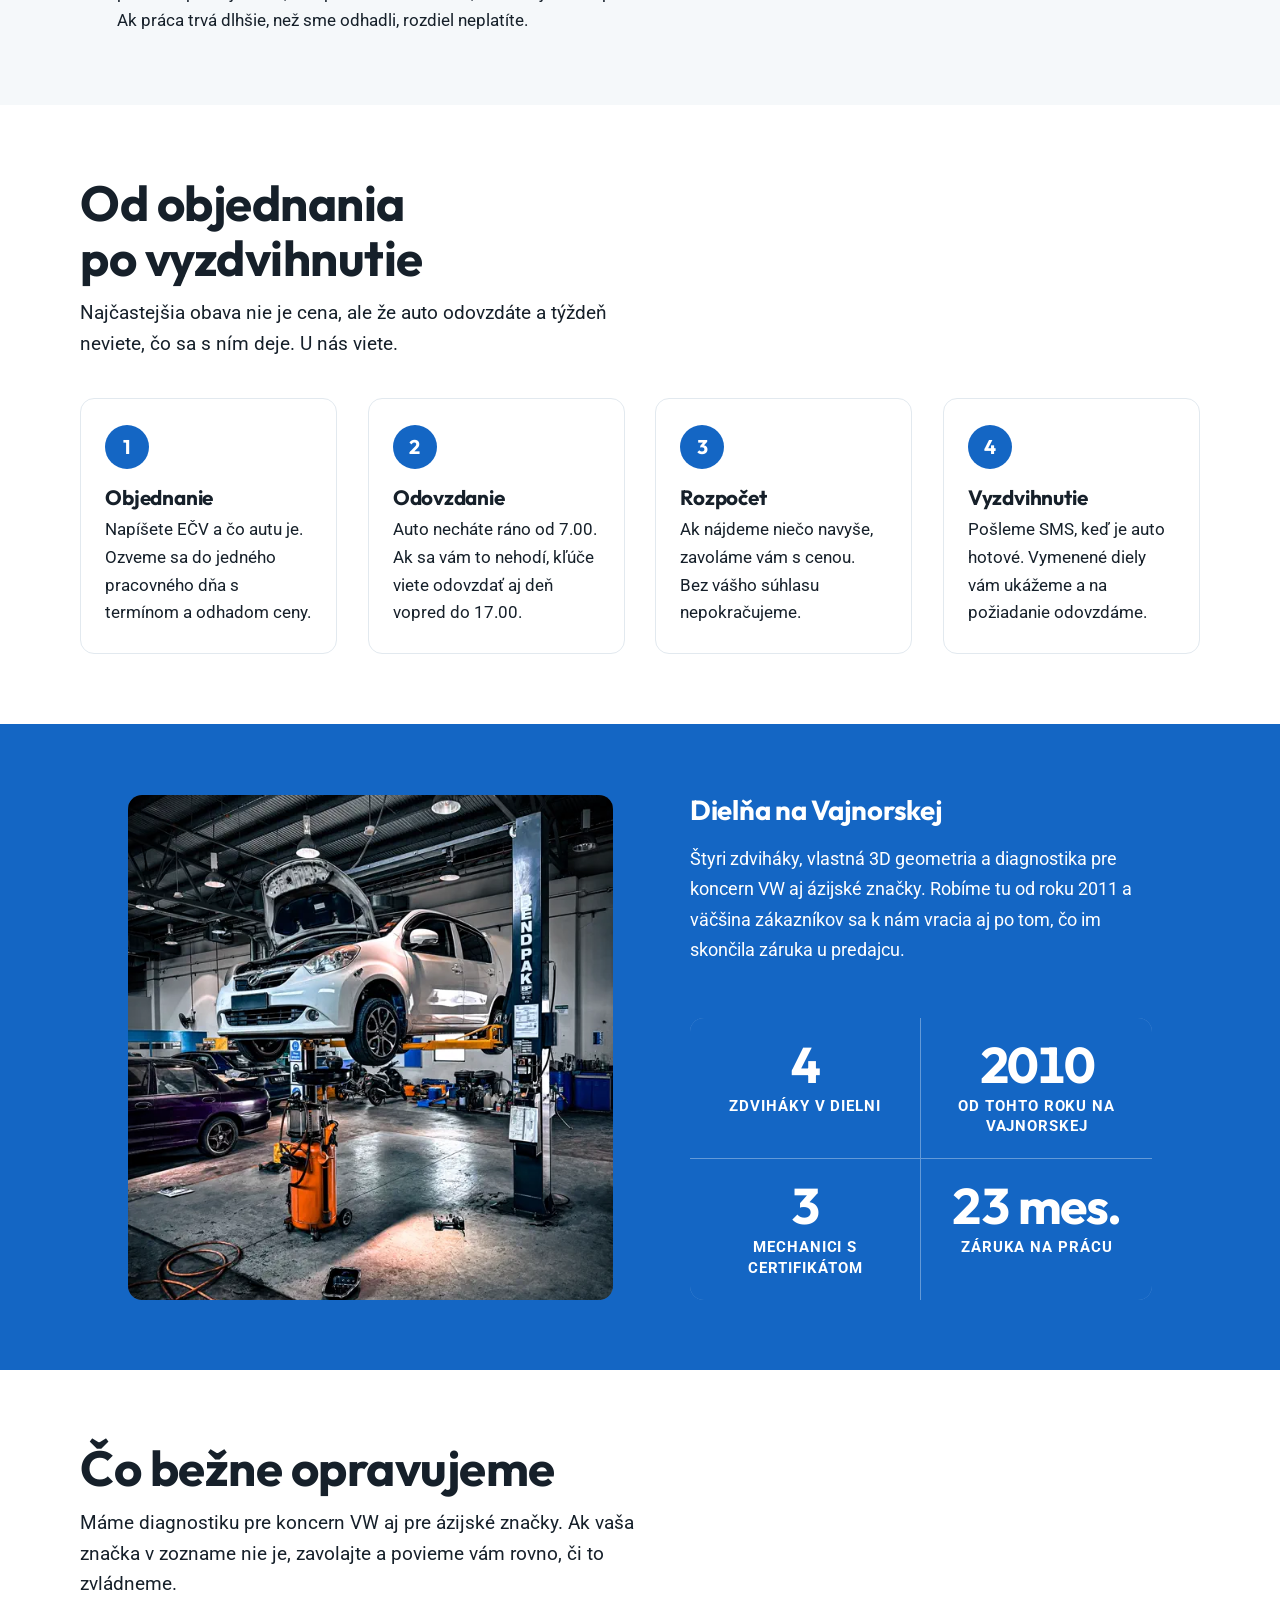
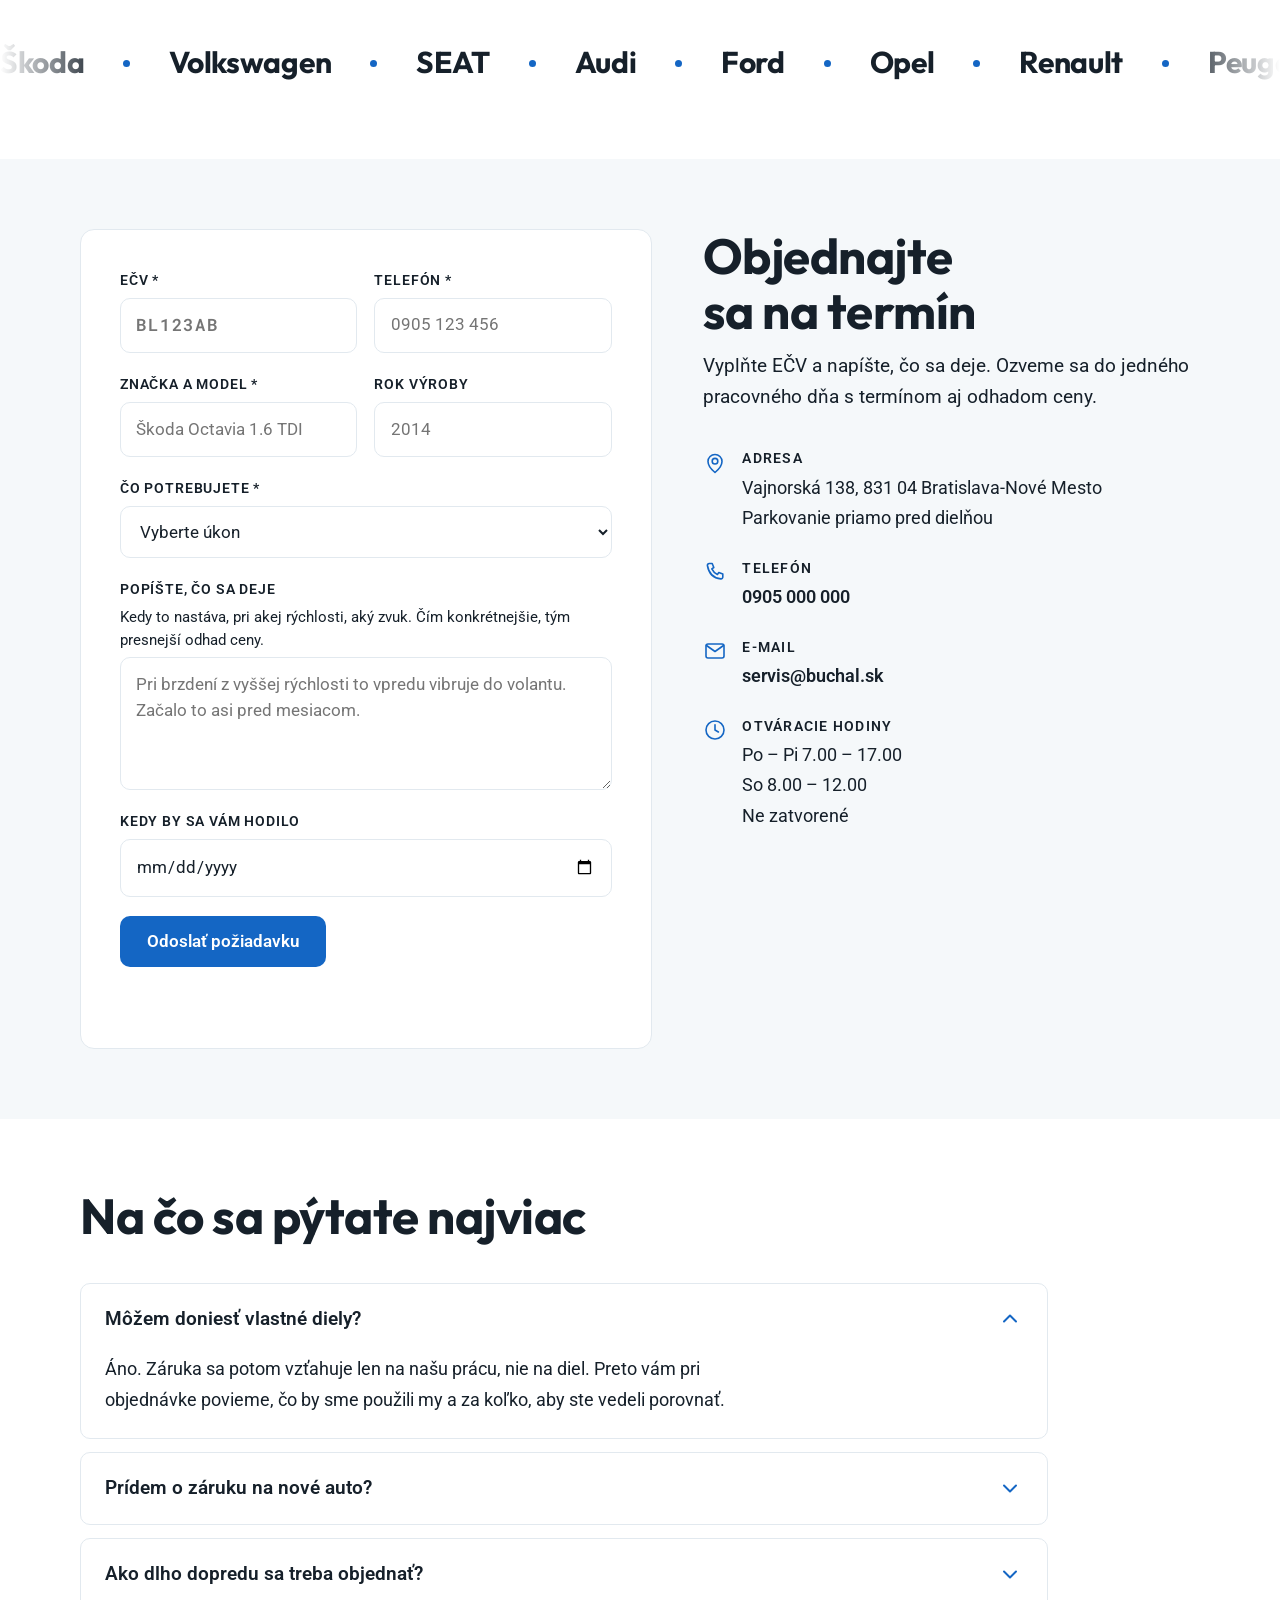
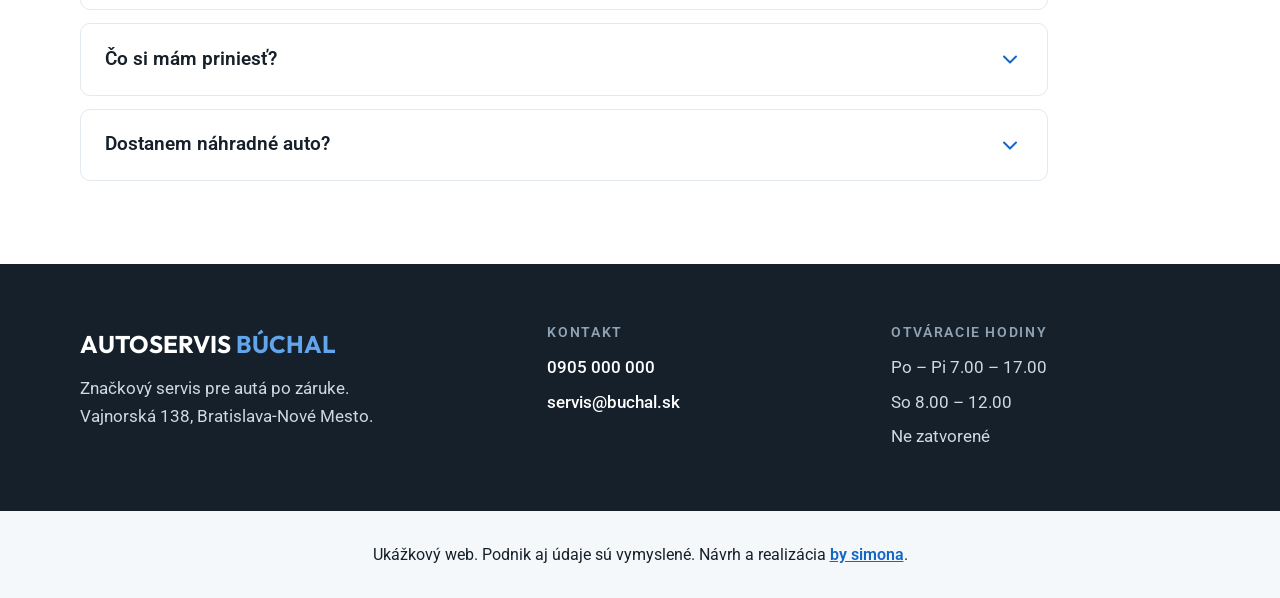
<file: autoservis/index.html>
<!doctype html>
<html lang="sk">
  <head>
    <meta charset="utf-8" />
    <meta content="width=device-width,initial-scale=1" name="viewport" />
    <meta content="noindex, nofollow" name="robots" />
    <meta content="0; url=/ukazky/autoservis-buchal/" http-equiv="refresh" />
    <link href="/ukazky/autoservis-buchal/" rel="canonical" />
    <title>Ukážka webu pre autoservis | by simona</title>
    <style>
      body {
        margin: 0;
        min-height: 100vh;
        display: grid;
        place-items: center;
        background: #fbfaf7;
        color: #202e29;
        font: 500 1rem/1.6 system-ui, Arial, sans-serif;
        text-align: center;
        padding: 2rem;
      }
      a {
        color: #205741;
      }
    </style>
  </head>
  <body>
    <p>
      Presmerúvam na ukážku…<br />
      Ak sa nič nestane,
      <a href="/ukazky/autoservis-buchal/">pokračujte sem</a>.
    </p>
    <script>
      window.location.replace("/ukazky/autoservis-buchal/");
    </script>
  </body>
</html>
</file>
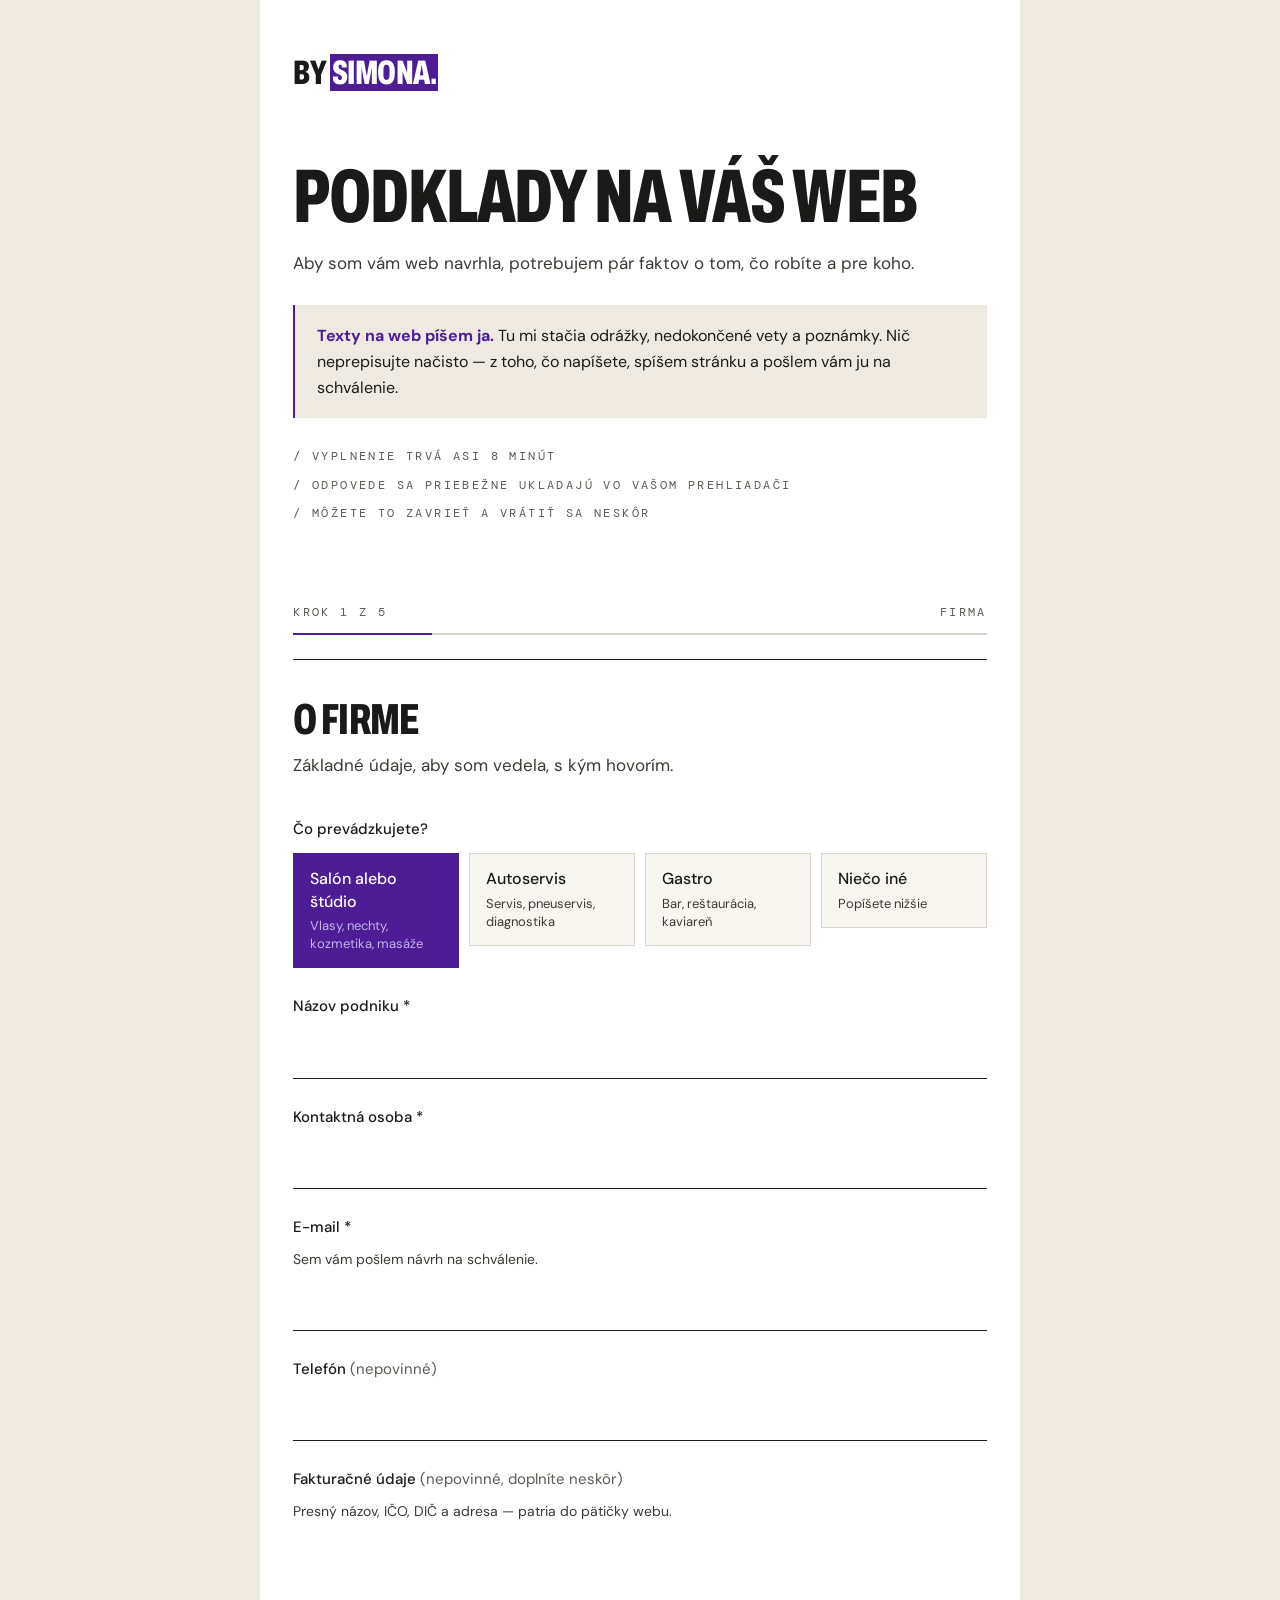
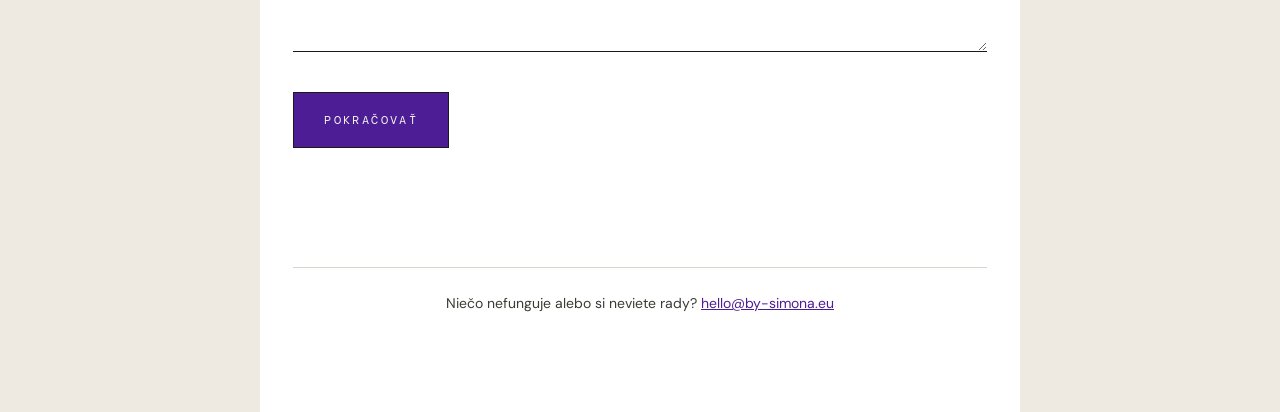
<file: podklady/index.html>
<!doctype html>
<html lang="sk">
  <head>
    <meta charset="utf-8" />
    <meta content="width=device-width,initial-scale=1" name="viewport" />
    <meta content="#ffffff" name="theme-color" />
    <title>Podklady na web | by simona</title>
    <meta content="noindex, nofollow" name="robots" />
    <meta
      content="Formulár na podklady k tvorbe webovej stránky."
      name="description"
    />
    <link href="/favicon.svg" rel="icon" type="image/svg+xml" />
    <link
      rel="preload"
      href="/fonts/archivo-latin.woff2"
      as="font"
      type="font/woff2"
      crossorigin
    />
    <link
      rel="preload"
      href="/fonts/dm-sans-latin.woff2"
      as="font"
      type="font/woff2"
      crossorigin
    />
    <style>
      @font-face {
        font-family: "Archivo";
        font-style: normal;
        font-weight: 400 900;
        font-stretch: 62% 125%;
        font-display: swap;
        src: url("/fonts/archivo-latin.woff2") format("woff2");
        unicode-range:
          U+0000-00FF, U+0131, U+0152-0153, U+02BB-02BC, U+02C6, U+02DA, U+02DC,
          U+0304, U+0308, U+0329, U+2000-206F, U+20AC, U+2122, U+2191, U+2193,
          U+2212, U+2215, U+FEFF, U+FFFD;
      }
      @font-face {
        font-family: "Archivo";
        font-style: normal;
        font-weight: 400 900;
        font-stretch: 62% 125%;
        font-display: swap;
        src: url("/fonts/archivo-latin-ext.woff2") format("woff2");
        unicode-range:
          U+0100-02BA, U+02BD-02C5, U+02C7-02CC, U+02CE-02D7, U+02DD-02FF,
          U+0304, U+0308, U+0329, U+1D00-1DBF, U+1E00-1E9F, U+1EF2-1EFF, U+2020,
          U+20A0-20AB, U+20AD-20C4, U+2113, U+2C60-2C7F, U+A720-A7FF;
      }
      @font-face {
        font-family: "DM Mono";
        font-style: normal;
        font-weight: 400;
        font-display: swap;
        src: url("/fonts/dm-mono-latin.woff2") format("woff2");
        unicode-range:
          U+0000-00FF, U+0131, U+0152-0153, U+02BB-02BC, U+02C6, U+02DA, U+02DC,
          U+0304, U+0308, U+0329, U+2000-206F, U+20AC, U+2122, U+2191, U+2193,
          U+2212, U+2215, U+FEFF, U+FFFD;
      }
      @font-face {
        font-family: "DM Mono";
        font-style: normal;
        font-weight: 400;
        font-display: swap;
        src: url("/fonts/dm-mono-latin-ext.woff2") format("woff2");
        unicode-range:
          U+0100-02BA, U+02BD-02C5, U+02C7-02CC, U+02CE-02D7, U+02DD-02FF,
          U+0304, U+0308, U+0329, U+1D00-1DBF, U+1E00-1E9F, U+1EF2-1EFF, U+2020,
          U+20A0-20AB, U+20AD-20C4, U+2113, U+2C60-2C7F, U+A720-A7FF;
      }
      @font-face {
        font-family: "DM Sans";
        font-style: normal;
        font-weight: 400 700;
        font-display: swap;
        src: url("/fonts/dm-sans-latin.woff2") format("woff2");
        unicode-range:
          U+0000-00FF, U+0131, U+0152-0153, U+02BB-02BC, U+02C6, U+02DA, U+02DC,
          U+0304, U+0308, U+0329, U+2000-206F, U+20AC, U+2122, U+2191, U+2193,
          U+2212, U+2215, U+FEFF, U+FFFD;
      }
      @font-face {
        font-family: "DM Sans";
        font-style: normal;
        font-weight: 400 700;
        font-display: swap;
        src: url("/fonts/dm-sans-latin-ext.woff2") format("woff2");
        unicode-range:
          U+0100-02BA, U+02BD-02C5, U+02C7-02CC, U+02CE-02D7, U+02DD-02FF,
          U+0304, U+0308, U+0329, U+1D00-1DBF, U+1E00-1E9F, U+1EF2-1EFF, U+2020,
          U+20A0-20AB, U+20AD-20C0, U+2113, U+2C60-2C7F, U+A720-A7FF;
      }

      :root {
        --ink: #1a1a18;
        --panel: #ffffff;
        --paper: #eeeae2;
        --accent: #4c1d95;
        --accent-soft: #c3b2ec;
        --wine: #8c2f39;
        --grey: #5d5a53;
        --grey-text: #3d3a34;
        --light: #f4f2ec;
        --rule-soft: #d9d5cc;
        --field: #f7f6f1;
      }

      * {
        box-sizing: border-box;
      }
      [hidden] {
        display: none !important;
      }
      ::selection {
        background: var(--accent);
        color: var(--light);
      }
      html {
        -webkit-text-size-adjust: 100%;
        background: var(--paper);
      }
      body {
        margin: 0;
        background: var(--paper);
        color: var(--ink);
        font:
          400 17px/1.65 "DM Sans",
          Arial,
          sans-serif;
        -webkit-font-smoothing: antialiased;
        overflow-x: hidden;
      }
      a {
        color: var(--accent);
      }
      a:hover {
        color: var(--ink);
      }
      :focus-visible {
        outline: 2px solid var(--ink);
        outline-offset: 3px;
      }

      .display {
        font-family: "Archivo", "Arial Narrow", sans-serif;
        font-variation-settings:
          "wdth" 64,
          "wght" 800;
        font-weight: 800;
        letter-spacing: -0.015em;
        line-height: 0.86;
        text-transform: uppercase;
      }
      .mono {
        font-family: "DM Mono", ui-monospace, monospace;
        font-variation-settings: normal;
        font-size: 12px;
        font-weight: 400;
        letter-spacing: 0.2em;
        text-transform: uppercase;
        color: var(--grey);
      }

      .container {
        width: min(100%, 760px);
        margin-inline: auto;
        padding: clamp(28px, 5vw, 56px) clamp(20px, 2.6vw, 38px)
          clamp(56px, 8vw, 96px);
        background: var(--panel);
      }

      .page-header {
        margin-bottom: clamp(40px, 6vw, 72px);
      }
      .brand {
        display: inline-block;
        font-family: "Archivo", "Arial Narrow", sans-serif;
        font-variation-settings:
          "wdth" 64,
          "wght" 800;
        font-weight: 800;
        font-size: clamp(26px, 3vw, 34px);
        line-height: 1;
        letter-spacing: -0.015em;
        text-transform: uppercase;
        color: var(--ink);
        text-decoration: none;
      }
      .brand span {
        background: var(--accent);
        color: var(--panel);
        padding: 0 0.06em;
      }

      h1 {
        margin: 0 0 20px;
        font-family: "Archivo", "Arial Narrow", sans-serif;
        font-variation-settings:
          "wdth" 64,
          "wght" 800;
        font-weight: 800;
        font-size: clamp(38px, 7vw, 76px);
        line-height: 0.86;
        letter-spacing: -0.015em;
        text-transform: uppercase;
      }

      .intro {
        margin: 0 0 28px;
        color: var(--grey-text);
      }

      .reassurance {
        margin: 0 0 28px;
        padding: 18px 22px;
        background: var(--paper);
        border-left: 2px solid var(--accent);
        font-size: 16px;
        line-height: 1.6;
      }
      .reassurance strong {
        color: var(--accent);
      }

      .meta {
        display: flex;
        flex-direction: column;
        gap: 8px;
        margin: 0 0 clamp(40px, 6vw, 64px);
        padding: 0;
        list-style: none;
        font-family: "DM Mono", ui-monospace, monospace;
        font-size: 12px;
        letter-spacing: 0.2em;
        line-height: 1.7;
        text-transform: uppercase;
        color: var(--grey);
      }
      .meta li::before {
        content: "/ ";
      }

      .progress {
        position: sticky;
        top: 0;
        z-index: 5;
        background: var(--panel);
        padding-block: 16px;
        margin-bottom: 8px;
      }
      .progress-label:focus {
        outline: none;
      }
      .progress-label {
        display: flex;
        justify-content: space-between;
        align-items: baseline;
        gap: 16px;
        margin-bottom: 10px;
        font-family: "DM Mono", ui-monospace, monospace;
        font-size: 12px;
        letter-spacing: 0.2em;
        text-transform: uppercase;
        color: var(--grey);
      }
      .progress-track {
        height: 2px;
        background: var(--rule-soft);
        overflow: hidden;
      }
      .progress-fill {
        height: 100%;
        width: 20%;
        background: var(--accent);
        transition: width 0.3s ease;
      }

      .step {
        padding: clamp(28px, 4vw, 40px) 0 0;
        border-top: 1px solid var(--ink);
      }
      .step h2 {
        margin: 0 0 12px;
        font-family: "Archivo", "Arial Narrow", sans-serif;
        font-variation-settings:
          "wdth" 64,
          "wght" 800;
        font-weight: 800;
        font-size: clamp(28px, 3.4vw, 44px);
        line-height: 0.9;
        letter-spacing: -0.015em;
        text-transform: uppercase;
      }
      .step-intro {
        margin: 0 0 clamp(28px, 4vw, 40px);
        color: var(--grey-text);
      }

      .field {
        display: flex;
        flex-direction: column;
        gap: 10px;
        margin: 0 0 28px;
      }
      .field > label,
      .segments legend {
        font-size: 15px;
        font-weight: 500;
        line-height: 1.45;
        color: var(--ink);
      }
      .hint {
        font-size: 14px;
        line-height: 1.5;
        color: var(--grey-text);
      }
      .optional {
        font-weight: 400;
        color: var(--grey);
      }

      input[type="text"],
      input[type="email"],
      input[type="tel"],
      select,
      textarea {
        width: 100%;
        font: inherit;
        font-size: 18px;
        color: var(--ink);
        background: transparent;
        border: 0;
        border-bottom: 1px solid var(--ink);
        border-radius: 0;
        padding: 10px 0;
        min-height: 44px;
        outline: none;
      }
      textarea {
        resize: vertical;
        min-height: 120px;
        line-height: 1.55;
      }
      input:focus,
      select:focus,
      textarea:focus {
        border-bottom: 2px solid var(--ink);
        background: var(--field);
      }
      input:focus-visible,
      select:focus-visible,
      textarea:focus-visible {
        outline: none;
      }
      input::placeholder,
      textarea::placeholder {
        color: var(--grey);
      }

      .segments {
        display: grid;
        grid-template-columns: repeat(auto-fit, minmax(150px, 1fr));
        gap: 10px;
        border: 0;
        padding: 0;
        margin: 0 0 28px;
      }
      .segments legend {
        grid-column: 1 / -1;
        padding: 0;
        margin-bottom: 12px;
      }

      .confirmed {
        display: flex;
        flex-direction: column;
        gap: 6px;
        margin: 0 0 28px;
        padding: 16px 20px;
        background: var(--paper);
        border-left: 2px solid var(--accent);
      }
      .confirmed span {
        font-family: "DM Mono", ui-monospace, monospace;
        font-size: 12px;
        letter-spacing: 0.2em;
        text-transform: uppercase;
        color: var(--grey);
      }
      .confirmed strong {
        font-size: 17px;
        color: var(--accent);
      }

      .reveal-field {
        display: grid;
        grid-template-rows: 0fr;
        opacity: 0;
        margin-bottom: 0;
        visibility: hidden;
        transition:
          grid-template-rows 0.35s ease,
          opacity 0.35s ease,
          margin-bottom 0.35s ease,
          visibility 0s linear 0.35s;
      }
      .reveal-field > div {
        overflow: hidden;
        min-height: 0;
      }
      .reveal-field.is-open {
        grid-template-rows: 1fr;
        opacity: 1;
        margin-bottom: 28px;
        visibility: visible;
        transition:
          grid-template-rows 0.35s ease,
          opacity 0.35s ease,
          margin-bottom 0.35s ease,
          visibility 0s;
      }
      .reveal-field .field {
        margin-bottom: 0;
      }

      .segment {
        position: relative;
        display: block;
      }
      .segment input {
        position: absolute;
        opacity: 0;
        width: 0;
        height: 0;
      }
      .segment span {
        display: block;
        padding: 14px 16px;
        border: 1px solid var(--rule-soft);
        background: var(--field);
        font-size: 16px;
        font-weight: 500;
        line-height: 1.4;
        cursor: pointer;
        transition:
          background 0.2s linear,
          border-color 0.2s linear,
          color 0.2s linear;
      }
      .segment small {
        display: block;
        margin-top: 4px;
        font-size: 13px;
        font-weight: 400;
        color: var(--grey-text);
      }
      .segment span:hover {
        border-color: var(--ink);
      }
      .segment input:checked + span {
        background: var(--accent);
        border-color: var(--accent);
        color: var(--panel);
      }
      .segment input:checked + span small {
        color: var(--accent-soft);
      }
      .segment input:focus-visible + span {
        outline: 2px solid var(--ink);
        outline-offset: 3px;
      }

      .consent {
        display: flex;
        gap: 12px;
        align-items: flex-start;
        margin-top: 28px;
        font-size: 14px;
        line-height: 1.5;
        color: var(--grey-text);
        cursor: pointer;
      }
      .consent input {
        flex-shrink: 0;
        width: 20px;
        height: 20px;
        margin: 2px 0 0;
        accent-color: var(--ink);
      }

      .controls {
        display: flex;
        flex-wrap: wrap;
        gap: 12px;
        align-items: center;
        margin-top: clamp(28px, 4vw, 40px);
      }
      .btn {
        display: inline-flex;
        align-items: center;
        justify-content: center;
        font-family: "DM Mono", ui-monospace, monospace;
        font-size: 12px;
        letter-spacing: 0.2em;
        text-transform: uppercase;
        min-height: 56px;
        padding: 0 30px;
        border: 1px solid var(--ink);
        border-radius: 0;
        cursor: pointer;
      }
      .btn-primary {
        background: var(--accent);
        color: var(--light);
      }
      .btn-primary:hover {
        background: var(--ink);
      }
      .btn-primary[disabled] {
        opacity: 0.55;
        cursor: progress;
      }
      .btn-secondary {
        background: transparent;
        color: var(--ink);
      }
      .btn-secondary:hover {
        background: var(--ink);
        color: var(--panel);
      }

      .form-status {
        margin: 20px 0 0;
        min-height: 1.4em;
        font-size: 15px;
        line-height: 1.5;
        color: var(--grey-text);
      }
      .form-status.is-error {
        color: var(--wine);
      }

      .done {
        padding: clamp(32px, 5vw, 56px) 0 0;
        border-top: 1px solid var(--ink);
        text-align: center;
      }
      .done h2 {
        margin: 0 0 14px;
        font-family: "Archivo", "Arial Narrow", sans-serif;
        font-variation-settings:
          "wdth" 64,
          "wght" 800;
        font-weight: 800;
        font-size: clamp(28px, 3.4vw, 44px);
        line-height: 0.9;
        letter-spacing: -0.015em;
        text-transform: uppercase;
      }
      .done p {
        margin: 0;
        color: var(--grey-text);
      }

      .saved-note {
        margin-top: 24px;
        min-height: 1.3em;
        text-align: center;
        font-family: "DM Mono", ui-monospace, monospace;
        font-size: 12px;
        letter-spacing: 0.2em;
        text-transform: uppercase;
        color: var(--grey);
      }

      .page-footer {
        margin-top: clamp(48px, 7vw, 80px);
        padding-top: 24px;
        border-top: 1px solid var(--rule-soft);
        font-size: 14px;
        color: var(--grey-text);
        text-align: center;
      }

      .honeypot {
        position: absolute;
        left: -9999px;
        width: 1px;
        height: 1px;
        overflow: hidden;
      }

      @media (prefers-reduced-motion: reduce) {
        * {
          transition: none !important;
          scroll-behavior: auto !important;
        }
      }
    </style>
  </head>
  <body>
    <div class="container">
      <header class="page-header">
        <a class="brand" href="/">by <span>simona.</span></a>
      </header>

      <h1>Podklady na váš web</h1>
      <p class="intro">
        Aby som vám web navrhla, potrebujem pár faktov o tom, čo robíte a pre
        koho.
      </p>

      <p class="reassurance">
        <strong>Texty na web píšem ja.</strong> Tu mi stačia odrážky,
        nedokončené vety a poznámky. Nič neprepisujte načisto — z toho, čo
        napíšete, spíšem stránku a pošlem vám ju na schválenie.
      </p>

      <ul class="meta">
        <li>Vyplnenie trvá asi 8 minút</li>
        <li>Odpovede sa priebežne ukladajú vo vašom prehliadači</li>
        <li>Môžete to zavrieť a vrátiť sa neskôr</li>
      </ul>

      <div class="progress" id="priebeh">
        <div class="progress-label" tabindex="-1">
          <span id="priebeh-text">Krok 1 z 5</span>
          <span id="priebeh-nazov">Firma</span>
        </div>
        <div
          aria-labelledby="priebeh-text"
          aria-valuemax="5"
          aria-valuemin="1"
          aria-valuenow="1"
          class="progress-track"
          role="progressbar"
        >
          <div class="progress-fill" id="priebeh-vypln"></div>
        </div>
      </div>

      <form
        action="https://api.web3forms.com/submit"
        id="formular-podklady"
        method="POST"
      >
        <input
          name="access_key"
          type="hidden"
          value="12629a1a-82ec-4872-847e-479985a27a0f"
        />
        <input
          id="predmet"
          name="subject"
          type="hidden"
          value="Podklady na web"
        />
        <input name="from_name" type="hidden" value="Podklady – by-simona.eu" />
        <div class="honeypot" aria-hidden="true">
          <input
            autocomplete="off"
            name="botcheck"
            tabindex="-1"
            type="checkbox"
          />
        </div>

        <section class="step" data-nazov="Firma" id="krok-1">
          <p class="confirmed" hidden id="potvrdeny-balik">
            <span>Dohodnutý balík</span>
            <strong></strong>
          </p>

          <h2>O firme</h2>
          <p class="step-intro">
            Základné údaje, aby som vedela, s kým hovorím.
          </p>

          <fieldset class="segments">
            <legend>Čo prevádzkujete?</legend>
            <label class="segment">
              <input
                checked
                id="seg-salon"
                name="Segment"
                type="radio"
                value="Salón / kaderníctvo / masáže"
              />
              <span
                >Salón alebo štúdio<small
                  >Vlasy, nechty, kozmetika, masáže</small
                ></span
              >
            </label>
            <label class="segment">
              <input
                id="seg-auto"
                name="Segment"
                type="radio"
                value="Autoservis / pneuservis"
              />
              <span
                >Autoservis<small>Servis, pneuservis, diagnostika</small></span
              >
            </label>
            <label class="segment">
              <input
                id="seg-gastro"
                name="Segment"
                type="radio"
                value="Bar / reštaurácia / kaviareň"
              />
              <span>Gastro<small>Bar, reštaurácia, kaviareň</small></span>
            </label>
            <label class="segment">
              <input id="seg-ine" name="Segment" type="radio" value="Iné" />
              <span>Niečo iné<small>Popíšete nižšie</small></span>
            </label>
          </fieldset>

          <div class="reveal-field" id="obal-iny">
            <div>
              <p class="field">
                <label for="iny-popis">Čím sa teda zaoberáte?</label>
                <span class="hint">Jedna-dve vety stačia.</span>
                <textarea
                  id="iny-popis"
                  name="Iný odbor – popis"
                  rows="3"
                ></textarea>
              </p>
            </div>
          </div>

          <p class="field">
            <label for="nazov">Názov podniku *</label>
            <input id="nazov" name="Názov podniku" required type="text" />
          </p>
          <p class="field">
            <label for="osoba">Kontaktná osoba *</label>
            <input
              autocomplete="name"
              id="osoba"
              name="Kontaktná osoba"
              required
              type="text"
            />
          </p>
          <p class="field">
            <label for="email">E-mail *</label>
            <span class="hint">Sem vám pošlem návrh na schválenie.</span>
            <input
              autocomplete="email"
              id="email"
              name="E-mail"
              required
              type="email"
            />
          </p>
          <p class="field">
            <label for="telefon"
              >Telefón <span class="optional">(nepovinné)</span></label
            >
            <input autocomplete="tel" id="telefon" name="Telefón" type="tel" />
          </p>
          <p class="field">
            <label for="fakturacne"
              >Fakturačné údaje
              <span class="optional">(nepovinné, doplníte neskôr)</span></label
            >
            <span class="hint"
              >Presný názov, IČO, DIČ a adresa — patria do pätičky webu.</span
            >
            <textarea
              id="fakturacne"
              name="Fakturačné údaje"
              rows="3"
            ></textarea>
          </p>

          <div class="controls">
            <button class="btn btn-primary" data-dalej type="button">
              Pokračovať
            </button>
          </div>
        </section>

        <section class="step" data-nazov="Služby" hidden id="krok-2">
          <h2>Čo robíte</h2>
          <p class="step-intro">
            Stačia odrážky. Toto sa na webe stane zoznamom služieb.
          </p>

          <p class="field">
            <label for="sluzby">Vypíšte svoje služby *</label>
            <textarea id="sluzby" name="Služby" required rows="6"></textarea>
          </p>
          <p class="field">
            <label for="najziadanejsie"
              >Čo chcú ľudia najčastejšie a čo je najdrahšie? *</label
            >
            <span class="hint"
              >Podľa tohto sa rozhodnem, čo bude na webe hore a čo dole.</span
            >
            <textarea
              id="najziadanejsie"
              name="Najžiadanejšie a najdrahšie"
              required
              rows="3"
            ></textarea>
          </p>
          <p class="field">
            <label for="specializacia">Špecializácia</label>
            <span class="hint" id="napoveda-specializacia"></span>
            <textarea
              id="specializacia"
              name="Špecializácia"
              rows="3"
            ></textarea>
          </p>
          <p class="field">
            <label for="nerobime"
              >Čo naopak nerobíte?
              <span class="optional">(nepovinné)</span></label
            >
            <span class="hint"
              >Ušetrí vám to telefonáty od ľudí, ktorých aj tak pošlete
              inam.</span
            >
            <textarea id="nerobime" name="Čo nerobíme" rows="2"></textarea>
          </p>

          <div class="controls">
            <button class="btn btn-secondary" data-spat type="button">
              Späť
            </button>
            <button class="btn btn-primary" data-dalej type="button">
              Pokračovať
            </button>
          </div>
        </section>

        <section class="step" data-nazov="Zákazníci" hidden id="krok-3">
          <h2>Vaši zákazníci</h2>
          <p class="step-intro">
            Toto je najcennejšia časť. Píšte tak, ako by ste to povedali nahlas
            — gramatiku aj štylistiku doriešim ja.
          </p>

          <p class="field">
            <label for="preco-vy"
              >Prečo k vám chodia namiesto konkurencie? *</label
            >
            <span class="hint"
              >Pokojne aj banalita: parkovanie pred dverami, otvorené v sobotu,
              robíte to dvadsať rokov.</span
            >
            <textarea
              id="preco-vy"
              name="Prečo k vám"
              required
              rows="4"
            ></textarea>
          </p>
          <p class="field">
            <label for="otazky"
              >Na čo sa vás ľudia pýtajú stále dokola? *</label
            >
            <span class="hint"
              >Z tohto vznikne sekcia otázok a odpovedí, ktorú ľudia na webe
              čítajú najviac.</span
            >
            <textarea
              id="otazky"
              name="Časté otázky"
              required
              rows="4"
            ></textarea>
          </p>
          <p class="field">
            <label for="kto-je-zakaznik"
              >Kto k vám chodí? <span class="optional">(nepovinné)</span></label
            >
            <span class="hint" id="napoveda-zakaznik"></span>
            <textarea
              id="kto-je-zakaznik"
              name="Kto je zákazník"
              rows="3"
            ></textarea>
          </p>
          <p class="field">
            <label for="konkurencia"
              >Páči sa vám niečí web?
              <span class="optional">(nepovinné)</span></label
            >
            <span class="hint"
              >Odkaz alebo názov. Nemusí byť z vášho odboru — zaujíma ma, čo sa
              vám páči.</span
            >
            <textarea
              id="konkurencia"
              name="Weby, ktoré sa páčia"
              rows="2"
            ></textarea>
          </p>

          <div class="controls">
            <button class="btn btn-secondary" data-spat type="button">
              Späť
            </button>
            <button class="btn btn-primary" data-dalej type="button">
              Pokračovať
            </button>
          </div>
        </section>

        <section class="step" data-nazov="Prevádzka" hidden id="krok-4">
          <h2>Prevádzka a ceny</h2>
          <p class="step-intro">
            Praktické údaje, ktoré ľudia na webe hľadajú ako prvé.
          </p>

          <p class="field">
            <label for="adresa">Adresa prevádzky *</label>
            <input id="adresa" name="Adresa prevádzky" required type="text" />
          </p>
          <p class="field">
            <label for="hodiny">Otváracie hodiny *</label>
            <textarea
              id="hodiny"
              name="Otváracie hodiny"
              required
              rows="3"
            ></textarea>
          </p>
          <p class="field">
            <label for="cennik">Cenník *</label>
            <span class="hint" id="napoveda-cennik"></span>
            <textarea id="cennik" name="Cenník" required rows="6"></textarea>
          </p>
          <p class="field">
            <label for="objednavanie">Ako si u vás ľudia objednávajú? *</label>
            <span class="hint" id="napoveda-objednavanie"></span>
            <textarea
              id="objednavanie"
              name="Objednávanie"
              required
              rows="3"
            ></textarea>
          </p>

          <div class="controls">
            <button class="btn btn-secondary" data-spat type="button">
              Späť
            </button>
            <button class="btn btn-primary" data-dalej type="button">
              Pokračovať
            </button>
          </div>
        </section>

        <section class="step" data-nazov="Technika" hidden id="krok-5">
          <h2>Doména a fotky</h2>
          <p class="step-intro">
            Posledný krok. Ak niečo neviete, napíšte „neviem“ — zistím to za
            vás.
          </p>

          <p class="field">
            <label for="domena">Máte už doménu? *</label>
            <span class="hint"
              >Adresa typu vasafirma.sk. Ak ju kedysi registroval niekto za vás,
              napíšte to — budem potrebovať prístup a vieme to vyriešiť aj bez
              neho.</span
            >
            <textarea id="domena" name="Doména" required rows="2"></textarea>
          </p>
          <p class="field">
            <label for="hosting"
              >Beží vám niekde starý web alebo hosting?
              <span class="optional">(nepovinné)</span></label
            >
            <textarea
              id="hosting"
              name="Hosting a starý web"
              rows="2"
            ></textarea>
          </p>
          <p class="field">
            <label for="siete">Instagram alebo Facebook</label>
            <span class="hint"
              >Odkazy alebo mená profilov. Ak tam máte fotky, vezmem ich
              odtiaľ.</span
            >
            <textarea id="siete" name="Sociálne siete" rows="2"></textarea>
          </p>
          <p class="field">
            <label for="fotky">Fotky prevádzky *</label>
            <span class="hint" id="napoveda-fotky"></span>
            <select id="fotky" name="Fotky">
              <option value="Mám originály a pošlem ich">
                Mám originály a pošlem ich
              </option>
              <option value="Fotky nemám, potrebujem poradiť">
                Fotky nemám, potrebujem poradiť
              </option>
            </select>
          </p>
          <p class="field">
            <label for="termin"
              >Dokedy by ste chceli web spustený?
              <span class="optional">(nepovinné)</span></label
            >
            <input id="termin" name="Želaný termín" type="text" />
          </p>
          <p class="field">
            <label for="poznamka"
              >Čokoľvek ďalšie <span class="optional">(nepovinné)</span></label
            >
            <textarea id="poznamka" name="Poznámka" rows="3"></textarea>
          </p>

          <label class="consent" for="suhlas">
            <input
              id="suhlas"
              name="Súhlas"
              required
              type="checkbox"
              value="áno"
            />
            <span>
              Súhlasím so spracovaním uvedených údajov na účel prípravy webovej
              stránky. Podrobnosti v
              <a
                href="/ochrana-osobnych-udajov.html"
                rel="noopener"
                target="_blank"
                >ochrane osobných údajov</a
              >.
            </span>
          </label>

          <div class="controls">
            <button class="btn btn-secondary" data-spat type="button">
              Späť
            </button>
            <button class="btn btn-primary" id="odoslat" type="submit">
              Odoslať podklady
            </button>
          </div>
          <p aria-live="polite" class="form-status" id="stav" role="status"></p>
        </section>
      </form>

      <div class="done" hidden id="hotovo">
        <h2>Podklady dorazili</h2>
        <p>
          Ďakujem. Prejdem si ich a ozvem sa vám do dvoch pracovných dní — buď s
          návrhom, alebo s doplňujúcimi otázkami.
        </p>
      </div>

      <p class="saved-note" id="ulozene"></p>

      <footer class="page-footer">
        Niečo nefunguje alebo si neviete rady?
        <a href="mailto:hello@by-simona.eu">hello@by-simona.eu</a>
      </footer>
    </div>

    <script>
      (function () {
        "use strict";

        var formular = document.getElementById("formular-podklady");
        var kroky = Array.prototype.slice.call(
          formular.querySelectorAll(".step"),
        );
        var priebeh = document.getElementById("priebeh");
        var priebehText = document.getElementById("priebeh-text");
        var priebehPopis = priebeh.querySelector(".progress-label");
        var priebehNazov = document.getElementById("priebeh-nazov");
        var priebehVypln = document.getElementById("priebeh-vypln");
        var priebehLista = priebehVypln.parentElement;
        var stav = document.getElementById("stav");
        var ulozene = document.getElementById("ulozene");
        var tlacidloOdoslat = document.getElementById("odoslat");
        var KLUC = "podklady-by-simona";
        var aktualny = 0;

        var TEXTY = {
          "Salón / kaderníctvo / masáže": {
            sluzby:
              "Napríklad: dámske strihanie, farbenie, melír, regenerácia, spoločenské účesy…",
            specializacia:
              "Pracujete s konkrétnou kozmetikou alebo technikou? Máte kurz či certifikát, ktorý inde nemajú?",
            zakaznik:
              "Vekovo, odkiaľ chodia, či sú to stáli zákazníci alebo noví.",
            cennik:
              "Aspoň rozsahy, napríklad „strih od 25 €“. Ak sa ceny líšia podľa dĺžky vlasov, napíšte to tak.",
            objednavanie:
              "Telefón, Messenger, Instagram, objednávkový systém? A ako ďaleko dopredu býva plno?",
            fotky:
              "Z Instagramu sa fotky v použiteľnej kvalite stiahnuť nedajú — potrebujem originály z mobilu.",
          },
          "Autoservis / pneuservis": {
            sluzby:
              "Napríklad: servisná prehliadka, výmena rozvodov, brzdy, klimatizácia, diagnostika, príprava na STK…",
            specializacia:
              "Aké značky áut robíte? Máte diagnostiku alebo vybavenie, ktoré bežný servis nemá?",
            zakaznik:
              "Súkromné osoby alebo firmy? Staršie autá alebo novšie v záruke?",
            cennik:
              "Aspoň hodinová sadzba a ceny pár najčastejších úkonov. Ľudia to hľadajú ako prvé.",
            objednavanie:
              "Telefón, osobne, formulár? Ako dlho dopredu treba objednať?",
            fotky:
              "Pri servisoch sú fotky zriedka. Ak ich nemáte, poviem vám, ako to vyriešiť.",
          },
          "Bar / reštaurácia / kaviareň": {
            sluzby:
              "Napríklad: denné menu, čapované pivo, káva, rozvoz, súkromné akcie…",
            specializacia:
              "Máte niečo, čo inde nedostanú? Vlastný pivovar, konkrétnu kuchyňu, koncerty?",
            zakaznik:
              "Obedy pre okolité firmy, večerní štamgasti, rodiny cez víkend?",
            cennik: "Stačí rozsah cien alebo odkaz na aktuálne menu.",
            objednavanie:
              "Berete rezervácie? Ako — telefón, formulár, len osobne?",
            fotky:
              "Fotky interiéru a jedla sú pri gastre najdôležitejšie. Potrebujem originály, nie snímky z Instagramu.",
          },
          Iné: {
            sluzby: "Vypíšte, čo ponúkate.",
            specializacia: "Máte niečo, čím sa líšite od ostatných?",
            zakaznik: "Komu predávate?",
            cennik: "Aspoň orientačné ceny alebo rozsahy.",
            objednavanie: "Ako sa k vám zákazník dostane?",
            fotky: "Potrebujem originály v plnej veľkosti, nie stiahnuté zo sociálnych sietí.",
          },
        };

        var NAPOVEDY = {
          "napoveda-specializacia": "specializacia",
          "napoveda-zakaznik": "zakaznik",
          "napoveda-cennik": "cennik",
          "napoveda-objednavanie": "objednavanie",
          "napoveda-fotky": "fotky",
        };

        var BALIKY = {
          start: "Štart – jednostránkový web",
          standard: "Štandard – web do 5 podstránok",
          namieru: "Riešenie na mieru",
        };

        function parameter(nazov) {
          try {
            return new URLSearchParams(window.location.search).get(nazov);
          } catch (chyba) {
            return null;
          }
        }

        function dohodnutaCena() {
          var cena = parameter("cena");
          if (!cena || !/^\d{2,6}$/.test(cena)) return "";
          return (
            " · dohodnutá cena " +
            cena.replace(/\B(?=(\d{3})+$)/g, " ") +
            " €"
          );
        }

        function dohodnute() {
          var balik = parameter("balik");
          if (!Object.prototype.hasOwnProperty.call(BALIKY, balik)) return;

          var dohoda = BALIKY[balik] + dohodnutaCena();

          var skryte = document.createElement("input");
          skryte.type = "hidden";
          skryte.name = "Balík";
          skryte.value = dohoda;
          formular.appendChild(skryte);

          var potvrdenie = document.getElementById("potvrdeny-balik");
          potvrdenie.querySelector("strong").textContent = dohoda;
          potvrdenie.hidden = false;
        }

        function prisposobSegmentu() {
          var zvoleny = formular.querySelector('input[name="Segment"]:checked');
          var sada = TEXTY[zvoleny ? zvoleny.value : "Iné"] || TEXTY["Iné"];
          Object.keys(NAPOVEDY).forEach(function (id) {
            var prvok = document.getElementById(id);
            if (prvok) prvok.textContent = sada[NAPOVEDY[id]];
          });
          document.getElementById("sluzby").placeholder = sada.sluzby;

          var obalIny = document.getElementById("obal-iny");
          if (obalIny) {
            obalIny.classList.toggle(
              "is-open",
              Boolean(zvoleny) && zvoleny.value === "Iné",
            );
          }
        }

        Array.prototype.forEach.call(
          formular.querySelectorAll('input[name="Segment"]'),
          function (prepinac) {
            prepinac.addEventListener("change", function () {
              prisposobSegmentu();
              uloz();
            });
          },
        );

        function zobraz(index, posunut) {
          aktualny = index;
          kroky.forEach(function (krok, i) {
            krok.hidden = i !== index;
          });
          var cislo = index + 1;
          priebehText.textContent = "Krok " + cislo + " z " + kroky.length;
          priebehNazov.textContent = kroky[index].dataset.nazov;
          priebehVypln.style.width = (cislo / kroky.length) * 100 + "%";
          priebehLista.setAttribute("aria-valuenow", String(cislo));
          if (posunut) {
            var vrchFormulara =
              window.pageYOffset + formular.getBoundingClientRect().top;
            window.scrollTo({
              top: Math.max(vrchFormulara - priebeh.offsetHeight - 8, 0),
              behavior: "smooth",
            });
            priebehPopis.focus({ preventScroll: true });
          }
        }

        function krokJePlatny(index) {
          var polia = kroky[index].querySelectorAll(
            "input[required], textarea[required], select[required]",
          );
          for (var i = 0; i < polia.length; i++) {
            if (!polia[i].checkValidity()) {
              polia[i].reportValidity();
              return false;
            }
          }
          return true;
        }

        formular.addEventListener("click", function (udalost) {
          var ciel = udalost.target;
          if (ciel.hasAttribute("data-dalej")) {
            if (!krokJePlatny(aktualny)) return;
            uloz();
            zobraz(Math.min(aktualny + 1, kroky.length - 1), true);
          } else if (ciel.hasAttribute("data-spat")) {
            zobraz(Math.max(aktualny - 1, 0), true);
          }
        });

        formular.addEventListener("keydown", function (udalost) {
          if (udalost.key !== "Enter") return;
          if (udalost.target.tagName === "TEXTAREA") return;
          if (aktualny === kroky.length - 1) return;
          udalost.preventDefault();
          if (krokJePlatny(aktualny)) {
            uloz();
            zobraz(aktualny + 1, true);
          }
        });

        function uloz() {
          try {
            var data = {};
            new FormData(formular).forEach(function (hodnota, kluc) {
              if (kluc !== "access_key" && kluc !== "botcheck")
                data[kluc] = hodnota;
            });
            data.__krok = aktualny;
            localStorage.setItem(KLUC, JSON.stringify(data));
            ulozene.textContent =
              "Rozpísané odpovede sú uložené vo vašom prehliadači.";
          } catch (chyba) {}
        }

        function obnov() {
          var text;
          try {
            text = localStorage.getItem(KLUC);
          } catch (chyba) {
            return;
          }
          if (!text) return;
          var data;
          try {
            data = JSON.parse(text);
          } catch (chyba) {
            return;
          }
          Object.keys(data).forEach(function (kluc) {
            if (kluc === "__krok") return;
            Array.prototype.forEach.call(
              formular.querySelectorAll('[name="' + kluc + '"]'),
              function (prvok) {
                if (prvok.type === "radio") {
                  prvok.checked = prvok.value === data[kluc];
                } else if (prvok.type === "checkbox") {
                  prvok.checked = Boolean(data[kluc]);
                } else {
                  prvok.value = data[kluc];
                }
              },
            );
          });
          prisposobSegmentu();
          if (typeof data.__krok === "number") {
            aktualny = Math.min(data.__krok, kroky.length - 1);
          }
          ulozene.textContent = "Obnovili sme vaše rozpísané odpovede.";
        }

        var casovac;
        formular.addEventListener("input", function () {
          clearTimeout(casovac);
          casovac = setTimeout(uloz, 600);
        });

        formular.addEventListener("submit", function (udalost) {
          udalost.preventDefault();
          if (!formular.checkValidity()) {
            formular.reportValidity();
            return;
          }
          tlacidloOdoslat.disabled = true;
          stav.className = "form-status";
          stav.textContent = "Odosielam…";

          var nazov = document.getElementById("nazov").value.trim();
          document.getElementById("predmet").value = nazov
            ? "Podklady na web – " + nazov
            : "Podklady na web";

          var data = {};
          new FormData(formular).forEach(function (hodnota, kluc) {
            data[kluc] = hodnota;
          });

          fetch(formular.action, {
            method: "POST",
            headers: {
              "Content-Type": "application/json; charset=utf-8",
              Accept: "application/json",
            },
            body: JSON.stringify(data),
          })
            .then(function (odpoved) {
              if (!odpoved.ok) throw new Error(String(odpoved.status));
              try {
                localStorage.removeItem(KLUC);
              } catch (chyba) {}
              formular.hidden = true;
              priebeh.hidden = true;
              ulozene.textContent = "";
              document.getElementById("hotovo").hidden = false;
              window.scrollTo({ top: 0, behavior: "smooth" });
            })
            .catch(function () {
              stav.className = "form-status is-error";
              stav.textContent =
                "Odoslanie sa nepodarilo. Skúste to prosím znova, alebo mi podklady pošlite na hello@by-simona.eu — nič sa nestratilo.";
              tlacidloOdoslat.disabled = false;
            });
        });

        prisposobSegmentu();
        obnov();
        dohodnute();
        zobraz(aktualny, false);
      })();
    </script>
  </body>
</html>
</file>
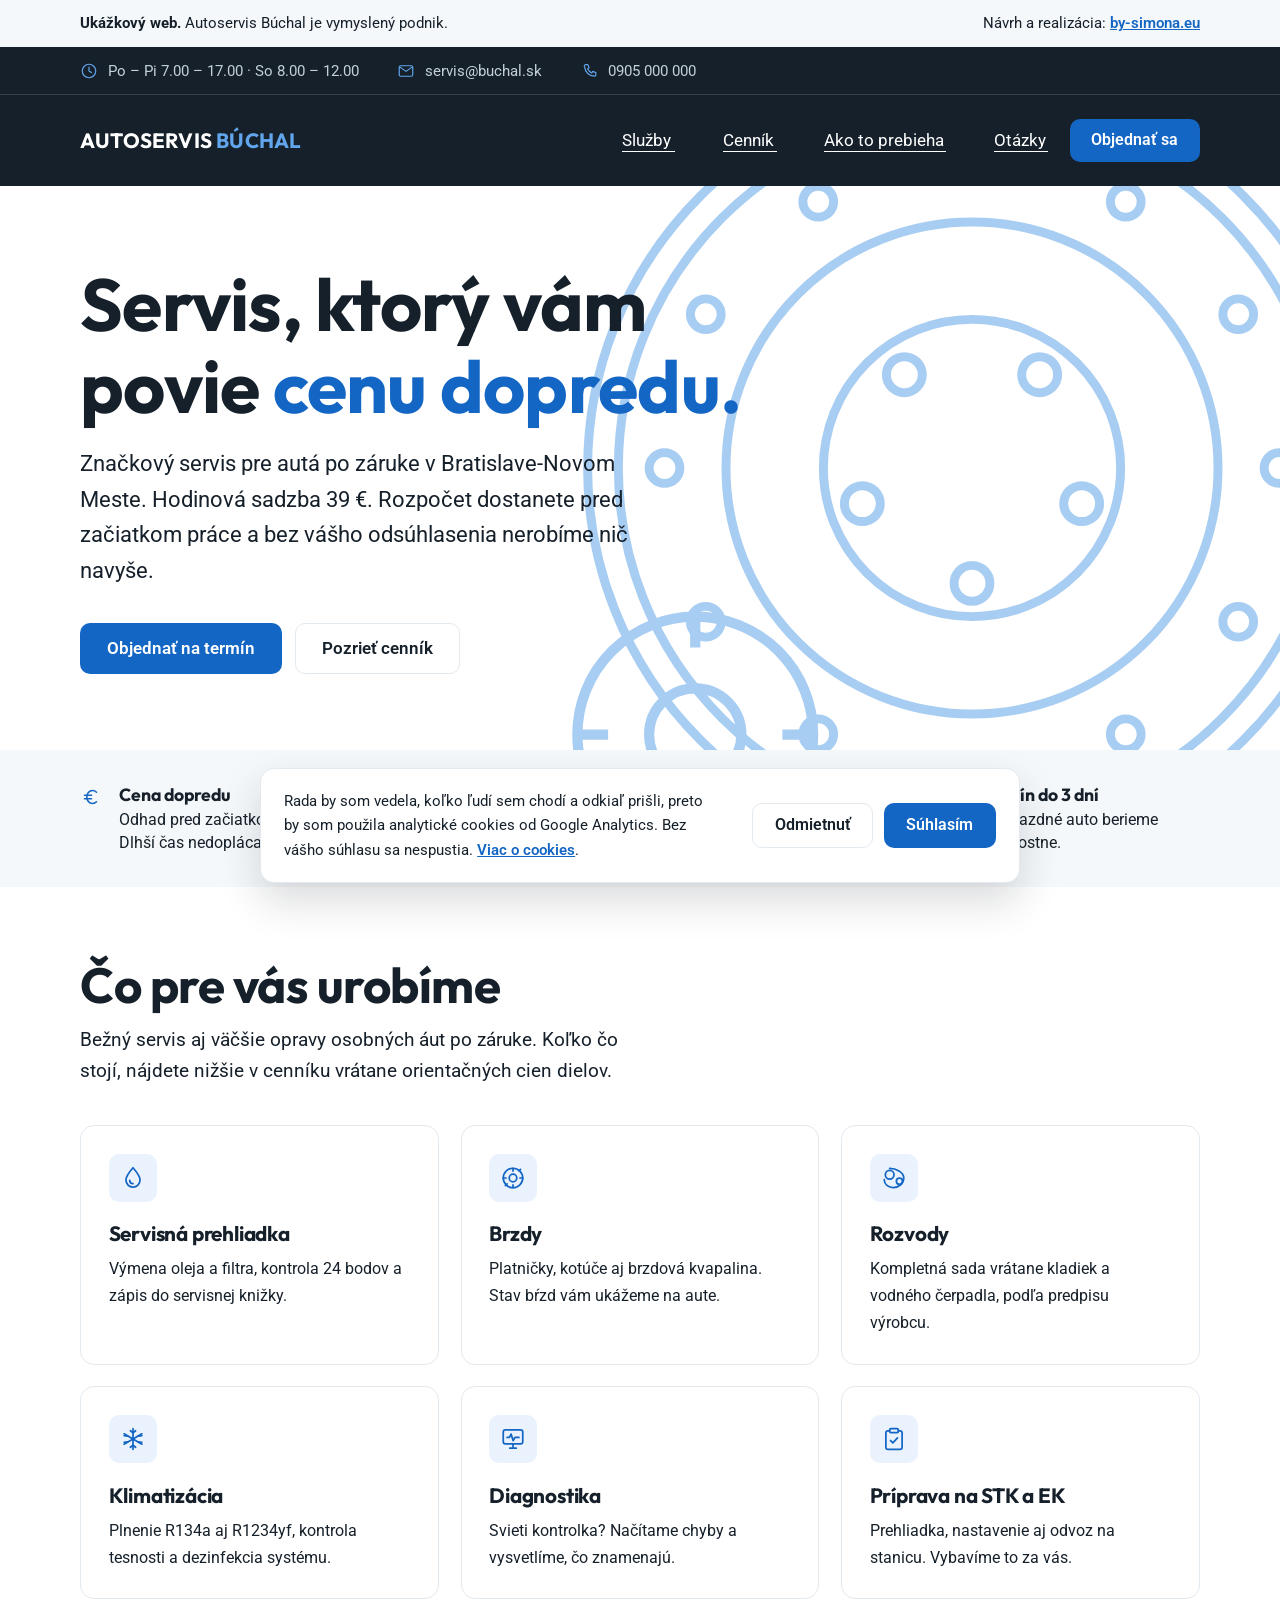
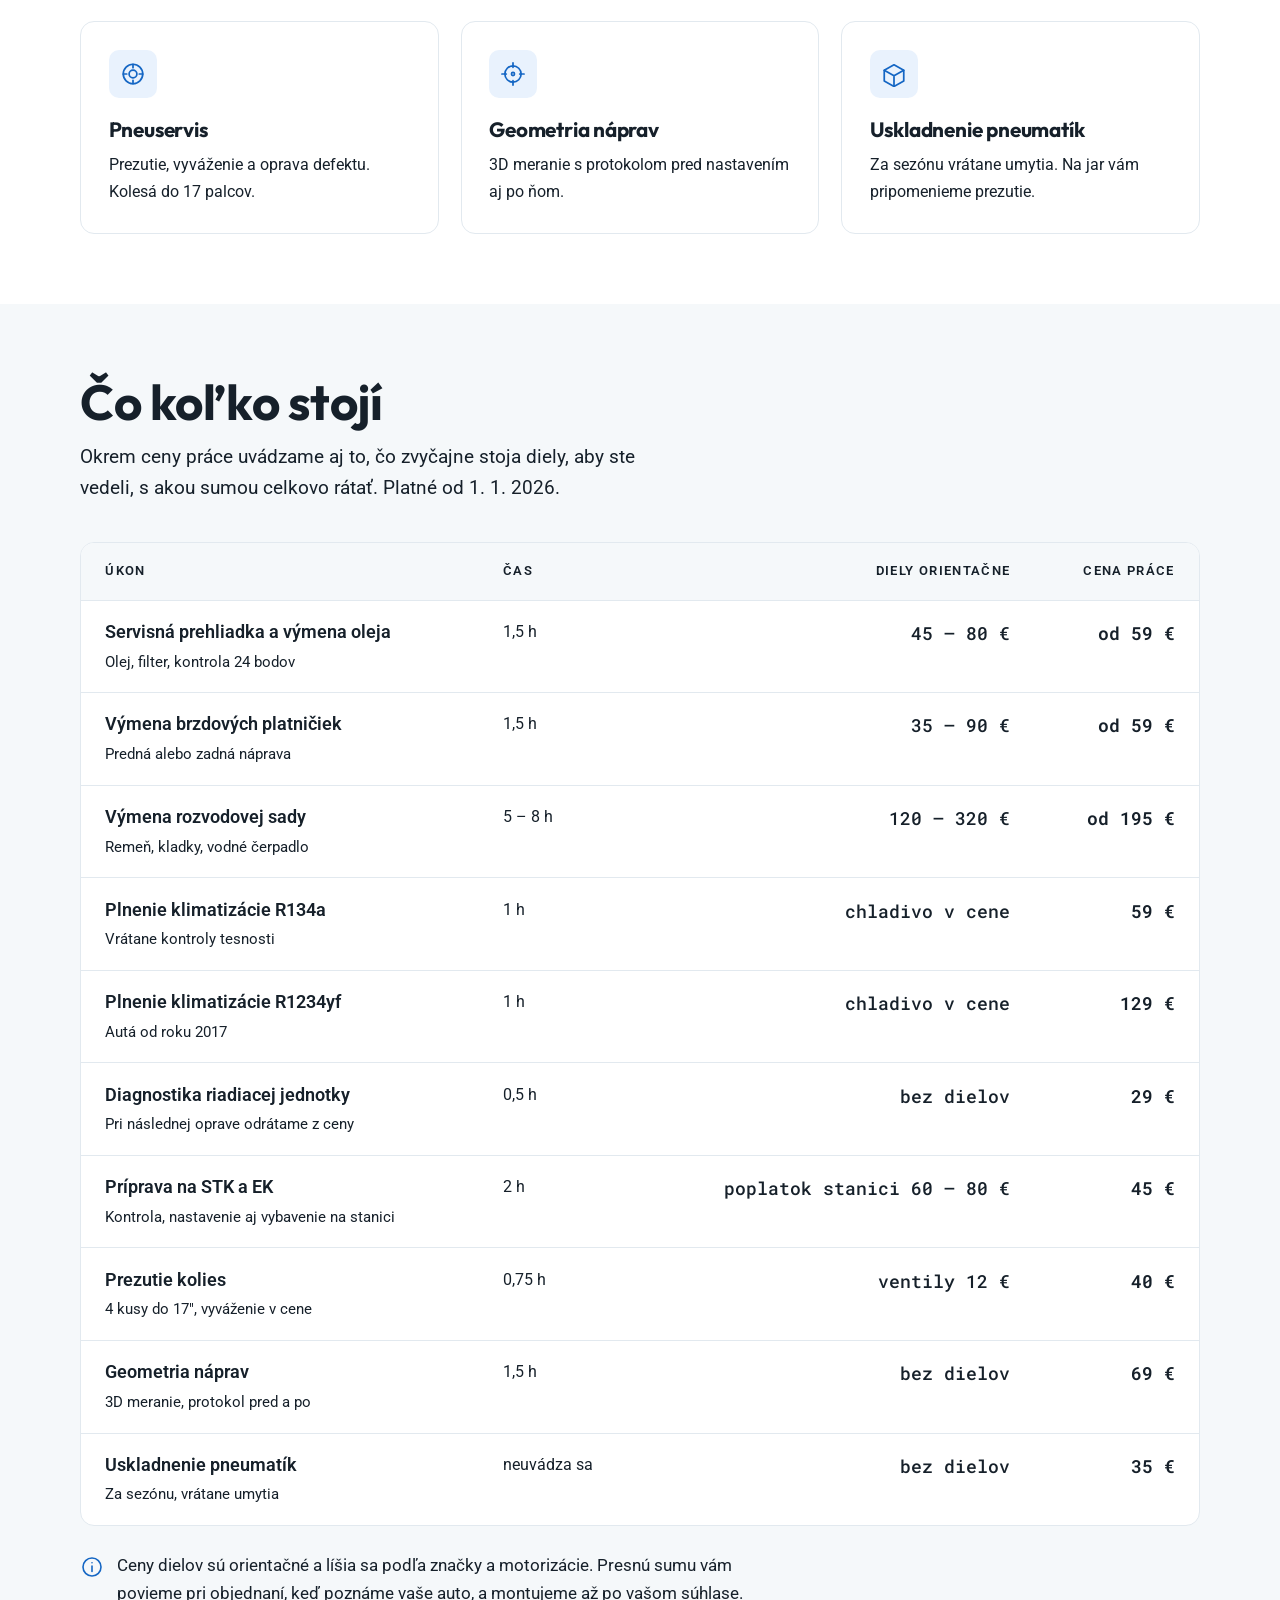
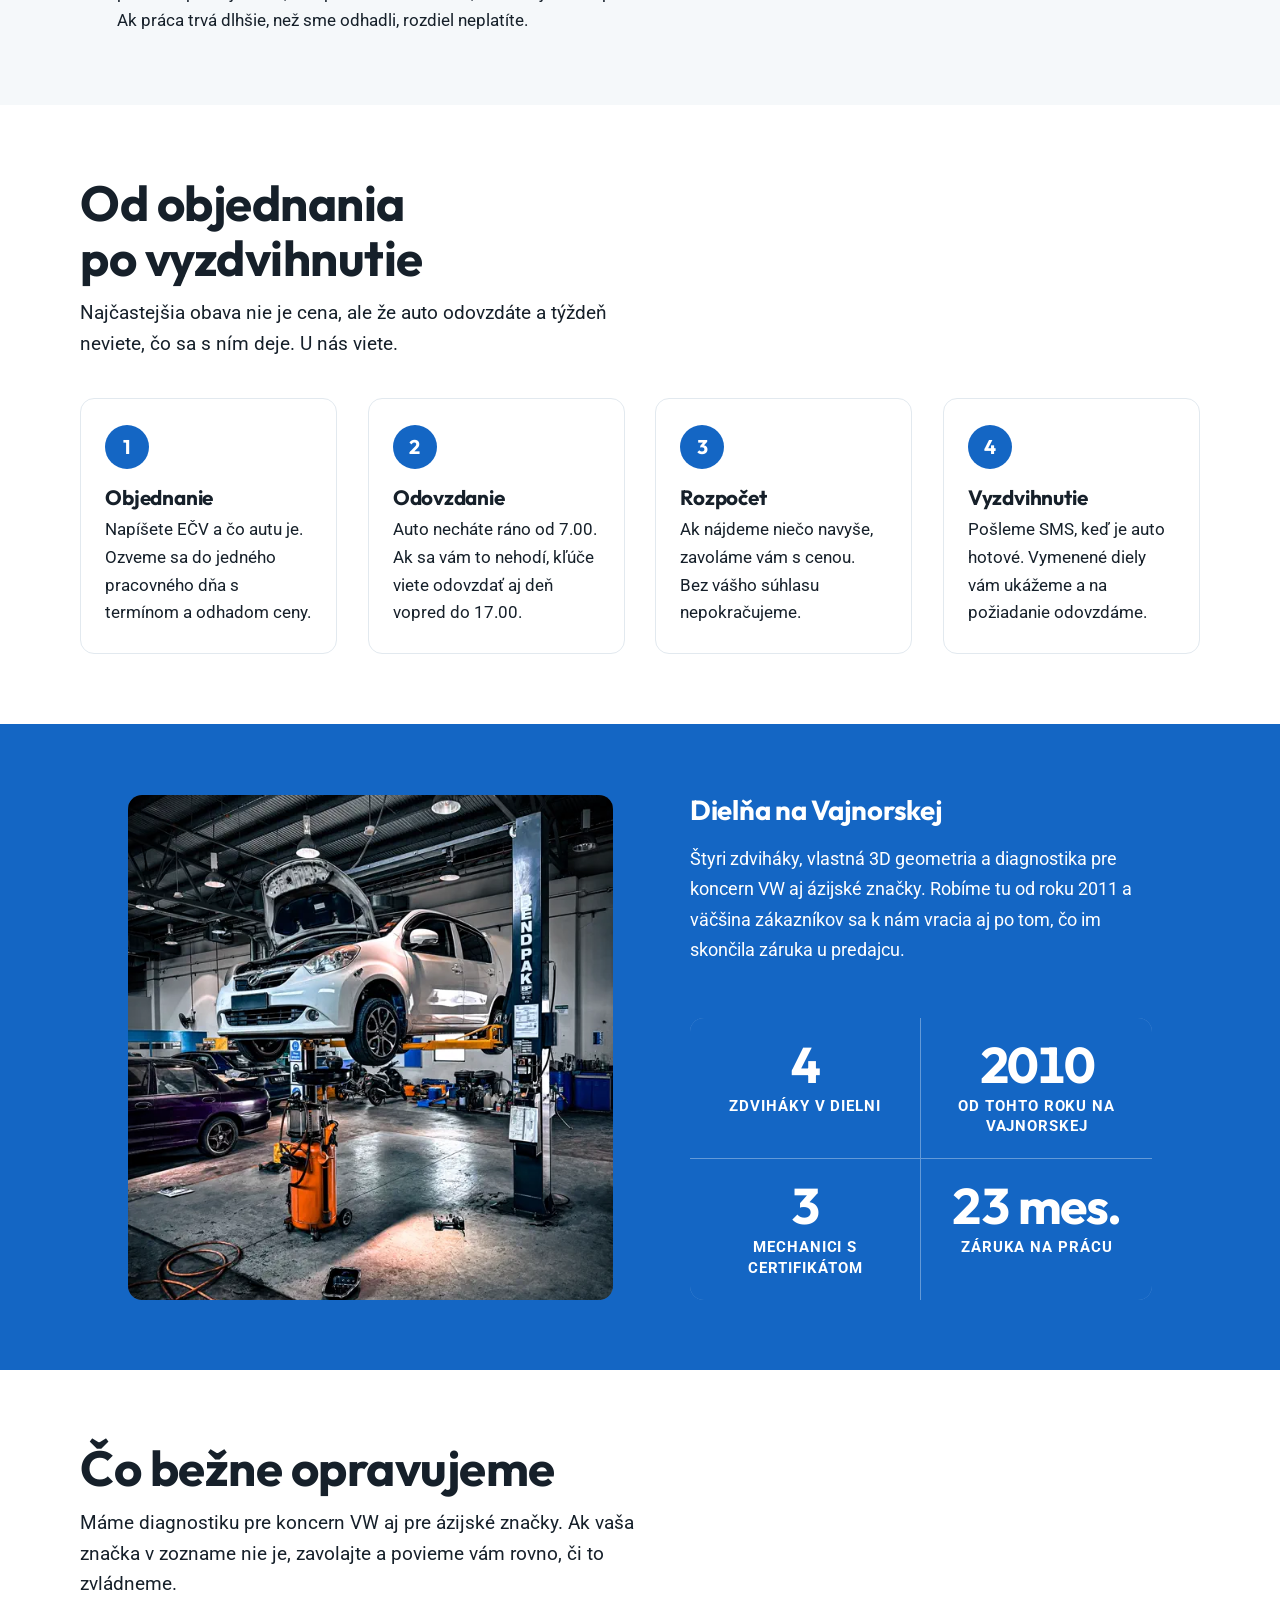
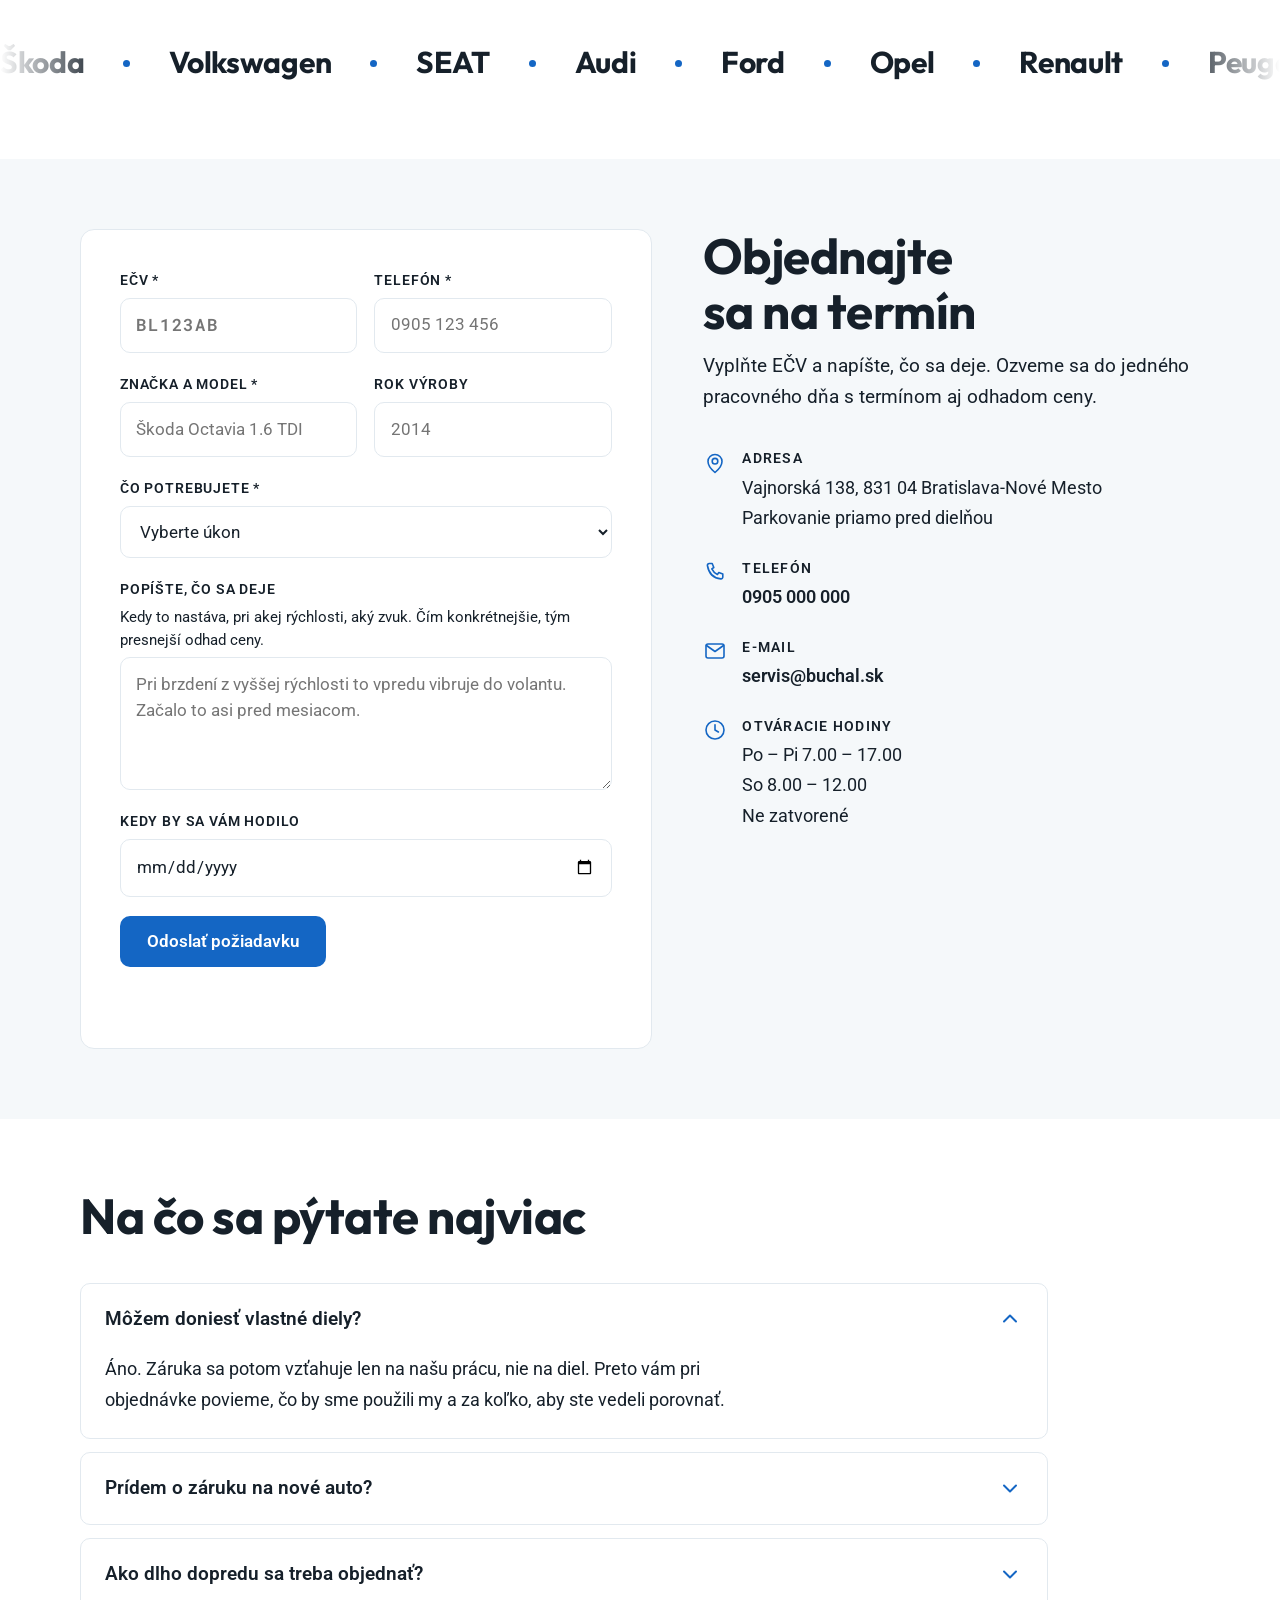
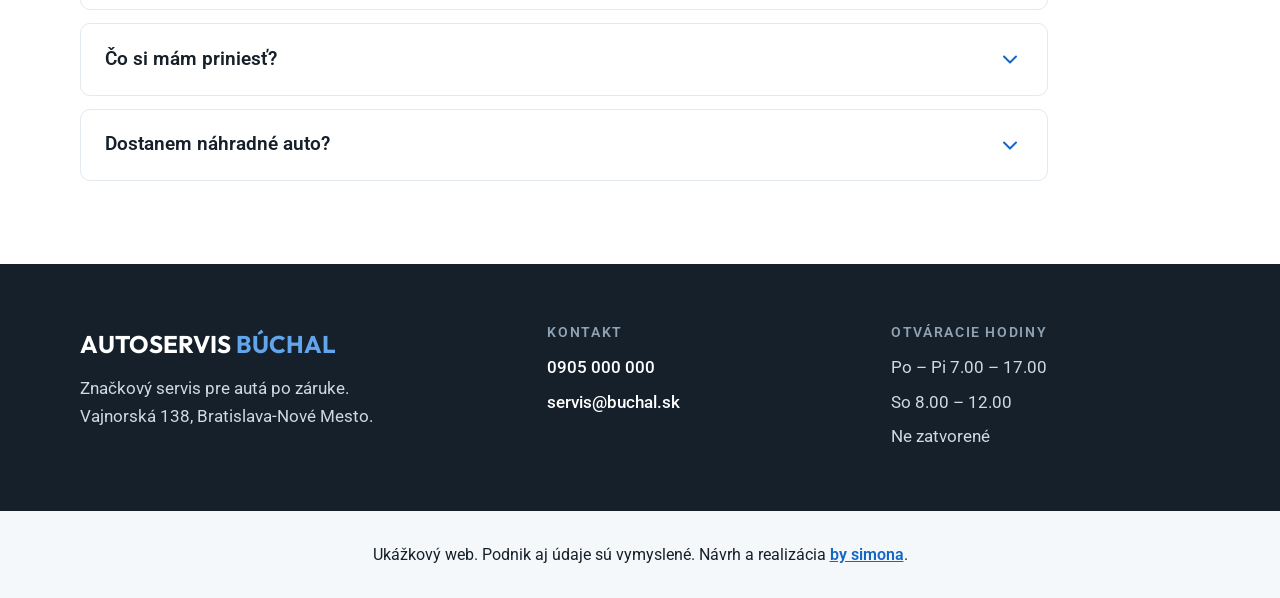
<file: ukazky/autoservis-buchal/index.html>
<!doctype html>
<html lang="sk">
  <head>
    <meta charset="utf-8" />
    <meta content="width=device-width,initial-scale=1" name="viewport" />
    <meta content="#ffffff" name="theme-color" />
    <title>Autoservis Búchal: ukážkový web | by simona</title>
    <meta content="noindex, nofollow" name="robots" />
    <meta
      content="Ukážkový web pre autoservis. Nezáväzný koncept od by simona."
      name="description"
    />
    <link href="/favicon.svg" rel="icon" type="image/svg+xml" />
    <link
      rel="preload"
      href="fonts/roboto-latin.woff2"
      as="font"
      type="font/woff2"
      crossorigin
    />
    <link
      rel="preload"
      href="fonts/outfit-latin.woff2"
      as="font"
      type="font/woff2"
      crossorigin
    />
    <link href="style.css" rel="stylesheet" />
  </head>
  <body>
    <svg
      aria-hidden="true"
      style="display: none"
      xmlns="http://www.w3.org/2000/svg"
    >
      <symbol
        id="i-olej"
        viewBox="0 0 24 24"
        fill="none"
        stroke="currentColor"
        stroke-width="1.6"
        stroke-linecap="round"
        stroke-linejoin="round"
      >
        <path
          d="M12 2.5c0 0-6.5 7.4-6.5 11.4a6.5 6.5 0 0 0 13 0C18.5 9.9 12 2.5 12 2.5Z"
        />
        <path d="M9 14.2a3 3 0 0 0 3 3" />
      </symbol>
      <symbol
        id="i-brzdy"
        viewBox="0 0 24 24"
        fill="none"
        stroke="currentColor"
        stroke-width="1.6"
        stroke-linecap="round"
        stroke-linejoin="round"
      >
        <circle cx="12" cy="12" r="9" />
        <circle cx="12" cy="12" r="3.5" />
        <path d="M12 3v2.6M12 18.4V21M3 12h2.6M18.4 12H21" />
        <path d="M17.5 5.5 19 4M5 19l1.5-1.5" />
      </symbol>
      <symbol
        id="i-rozvody"
        viewBox="0 0 24 24"
        fill="none"
        stroke="currentColor"
        stroke-width="1.6"
        stroke-linecap="round"
        stroke-linejoin="round"
      >
        <circle cx="8" cy="9" r="4" />
        <circle cx="17" cy="15" r="2.8" />
        <path d="M8 3.2C13.6 3.2 21 6.4 21 12s-5 8.8-9.6 8.8S3 18 3 13.6" />
      </symbol>
      <symbol
        id="i-klima"
        viewBox="0 0 24 24"
        fill="none"
        stroke="currentColor"
        stroke-width="1.6"
        stroke-linecap="round"
        stroke-linejoin="round"
      >
        <path d="M12 2.5v19M3.8 7.2l16.4 9.6M20.2 7.2 3.8 16.8" />
        <path d="M12 6.4 9.6 4.4M12 6.4l2.4-2M12 17.6l-2.4 2M12 17.6l2.4 2" />
        <path
          d="m7.1 9.3-3.2-.5M7.1 14.7l-3.2.5M16.9 9.3l3.2-.5M16.9 14.7l3.2.5"
        />
      </symbol>
      <symbol
        id="i-diagnostika"
        viewBox="0 0 24 24"
        fill="none"
        stroke="currentColor"
        stroke-width="1.6"
        stroke-linecap="round"
        stroke-linejoin="round"
      >
        <rect height="13" rx="2" width="18" x="3" y="3.5" />
        <path d="M6.5 10.5h2.2l1.5-3 2 6 1.6-3h3.7" />
        <path d="M9 20.5h6M12 16.5v4" />
      </symbol>
      <symbol
        id="i-stk"
        viewBox="0 0 24 24"
        fill="none"
        stroke="currentColor"
        stroke-width="1.6"
        stroke-linecap="round"
        stroke-linejoin="round"
      >
        <path
          d="M8 4.5H6.5a2 2 0 0 0-2 2v13a2 2 0 0 0 2 2h11a2 2 0 0 0 2-2v-13a2 2 0 0 0-2-2H16"
        />
        <rect height="3.6" rx="1.2" width="8" x="8" y="2.5" />
        <path d="m8.8 13.4 2.2 2.2 4.2-4.6" />
      </symbol>
      <symbol
        id="i-pneu"
        viewBox="0 0 24 24"
        fill="none"
        stroke="currentColor"
        stroke-width="1.6"
        stroke-linecap="round"
        stroke-linejoin="round"
      >
        <circle cx="12" cy="12" r="9" />
        <circle cx="12" cy="12" r="3.6" />
        <path d="M12 3v3.2M12 17.8V21M3 12h3.2M17.8 12H21" />
      </symbol>
      <symbol
        id="i-geometria"
        viewBox="0 0 24 24"
        fill="none"
        stroke="currentColor"
        stroke-width="1.6"
        stroke-linecap="round"
        stroke-linejoin="round"
      >
        <circle cx="12" cy="12" r="7.5" />
        <path d="M12 1.8v4M12 18.2v4M1.8 12h4M18.2 12h4" />
        <circle cx="12" cy="12" r="1.4" />
      </symbol>
      <symbol
        id="i-sklad"
        viewBox="0 0 24 24"
        fill="none"
        stroke="currentColor"
        stroke-width="1.6"
        stroke-linecap="round"
        stroke-linejoin="round"
      >
        <path d="M3 8.6 12 3.5l9 5.1v9.8L12 23.5 3 18.4Z" />
        <path d="M3 8.6 12 13.7l9-5.1M12 13.7v9.8" />
      </symbol>
      <symbol
        id="i-stit"
        viewBox="0 0 24 24"
        fill="none"
        stroke="currentColor"
        stroke-width="1.6"
        stroke-linecap="round"
        stroke-linejoin="round"
      >
        <path
          d="M12 2.5 4.5 5.6v6c0 4.6 3.1 8.6 7.5 9.9 4.4-1.3 7.5-5.3 7.5-9.9v-6Z"
        />
        <path d="m8.8 11.8 2.3 2.3 4.1-4.5" />
      </symbol>
      <symbol
        id="i-hodiny"
        viewBox="0 0 24 24"
        fill="none"
        stroke="currentColor"
        stroke-width="1.6"
        stroke-linecap="round"
        stroke-linejoin="round"
      >
        <circle cx="12" cy="12" r="9" />
        <path d="M12 6.8V12l3.4 2" />
      </symbol>
      <symbol
        id="i-cena"
        viewBox="0 0 24 24"
        fill="none"
        stroke="currentColor"
        stroke-width="1.6"
        stroke-linecap="round"
        stroke-linejoin="round"
      >
        <path
          d="M16.5 7.2a5.6 5.6 0 0 0-4.1-1.7c-3.3 0-5.6 2.9-5.6 6.5s2.3 6.5 5.6 6.5a5.6 5.6 0 0 0 4.1-1.7"
        />
        <path d="M4.5 10.3h7M4.5 13.7h7" />
      </symbol>
      <symbol
        id="i-telefon"
        viewBox="0 0 24 24"
        fill="none"
        stroke="currentColor"
        stroke-width="1.6"
        stroke-linecap="round"
        stroke-linejoin="round"
      >
        <path
          d="M6.2 3.5h3l1.6 4-2 1.4a12 12 0 0 0 5.6 5.6l1.4-2 4 1.6v3a1.8 1.8 0 0 1-2 1.8C10.4 18.2 5.8 13.6 4.4 5.5a1.8 1.8 0 0 1 1.8-2Z"
        />
      </symbol>
      <symbol
        id="i-miesto"
        viewBox="0 0 24 24"
        fill="none"
        stroke="currentColor"
        stroke-width="1.6"
        stroke-linecap="round"
        stroke-linejoin="round"
      >
        <path d="M12 21.5s7-5.8 7-11a7 7 0 1 0-14 0c0 5.2 7 11 7 11Z" />
        <circle cx="12" cy="10.2" r="2.8" />
      </symbol>
      <symbol
        id="i-mail"
        viewBox="0 0 24 24"
        fill="none"
        stroke="currentColor"
        stroke-width="1.6"
        stroke-linecap="round"
        stroke-linejoin="round"
      >
        <rect height="14" rx="2" width="18" x="3" y="5" />
        <path d="m3.5 6.5 8.5 6 8.5-6" />
      </symbol>
      <symbol
        id="i-info"
        viewBox="0 0 24 24"
        fill="none"
        stroke="currentColor"
        stroke-width="1.6"
        stroke-linecap="round"
        stroke-linejoin="round"
      >
        <circle cx="12" cy="12" r="9" />
        <path d="M12 11v5.5M12 7.8h.01" />
      </symbol>
      <symbol
        id="i-sipka"
        viewBox="0 0 24 24"
        fill="none"
        stroke="currentColor"
        stroke-width="2"
        stroke-linecap="round"
        stroke-linejoin="round"
      >
        <path d="m6 9.5 6 6 6-6" />
      </symbol>
      <symbol
        id="i-fajka"
        viewBox="0 0 24 24"
        fill="none"
        stroke="currentColor"
        stroke-width="1.8"
        stroke-linecap="round"
        stroke-linejoin="round"
      >
        <circle cx="12" cy="12" r="9" />
        <path d="m8.2 12.2 2.6 2.6 5-5.4" />
      </symbol>
      <symbol
        id="i-menu"
        viewBox="0 0 24 24"
        fill="none"
        stroke="currentColor"
        stroke-width="2"
        stroke-linecap="round"
      >
        <path d="M3.5 7h17M3.5 12h17M3.5 17h17" />
      </symbol>
      <symbol
        id="i-zavriet"
        viewBox="0 0 24 24"
        fill="none"
        stroke="currentColor"
        stroke-width="2"
        stroke-linecap="round"
      >
        <path d="m5.5 5.5 13 13M18.5 5.5l-13 13" />
      </symbol>
    </svg>

    <div class="notice-bar">
      <div class="container">
        <span><b>Ukážkový web.</b> Autoservis Búchal je vymyslený podnik.</span>
        <span
          >Návrh a realizácia:
          <a href="https://by-simona.eu">by-simona.eu</a></span
        >
      </div>
    </div>

    <header class="site-header">
      <div class="header-utility">
        <div class="container">
          <span class="utility-item">
            <svg class="icon" aria-hidden="true"><use href="#i-hodiny" /></svg>
            <span class="hours">Po – Pi 7.00 – 17.00 · So 8.00 – 12.00</span>
          </span>
          <a class="utility-item" href="mailto:servis@buchal.sk">
            <svg class="icon" aria-hidden="true"><use href="#i-mail" /></svg>
            servis@buchal.sk
          </a>
          <a class="utility-item" href="tel:+421905000000">
            <svg class="icon" aria-hidden="true"><use href="#i-telefon" /></svg>
            0905 000 000
          </a>
        </div>
      </div>

      <div class="header-main">
        <div class="container">
          <a class="logo" href="#">AUTOSERVIS <em>BÚCHAL</em></a>
          <nav class="main-nav" aria-label="Hlavné menu">
            <a class="nav-link" data-text="Služby" href="#sluzby">Služby</a>
            <a class="nav-link" data-text="Cenník" href="#cennik">Cenník</a>
            <a class="nav-link" data-text="Ako to prebieha" href="#postup"
              >Ako to prebieha</a
            >
            <a class="nav-link" data-text="Otázky" href="#otazky">Otázky</a>
          </nav>
          <a class="btn btn-primary" href="#objednanie">Objednať sa</a>
          <button
            aria-controls="mobilne-menu"
            aria-expanded="false"
            aria-label="Otvoriť menu"
            class="nav-toggle"
            id="otvorit-menu"
            type="button"
          >
            <svg class="icon" aria-hidden="true"><use href="#i-menu" /></svg>
          </button>
        </div>
      </div>
    </header>

    <div
      aria-label="Mobilné menu"
      class="nav-panel"
      id="mobilne-menu"
      role="dialog"
      aria-modal="true"
    >
      <div class="nav-panel-head">
        <span class="logo">AUTOSERVIS <em>BÚCHAL</em></span>
        <button
          aria-label="Zavrieť menu"
          class="nav-close"
          id="zavriet-menu"
          type="button"
        >
          <svg class="icon" aria-hidden="true"><use href="#i-zavriet" /></svg>
        </button>
      </div>
      <nav aria-label="Menu">
        <ul>
          <li>
            <a class="nav-link" data-text="Služby" href="#sluzby">Služby</a>
          </li>
          <li>
            <a class="nav-link" data-text="Cenník" href="#cennik">Cenník</a>
          </li>
          <li>
            <a class="nav-link" data-text="Ako to prebieha" href="#postup"
              >Ako to prebieha</a
            >
          </li>
          <li>
            <a class="nav-link" data-text="Otázky" href="#otazky">Otázky</a>
          </li>
        </ul>
      </nav>
      <div class="nav-panel-foot">
        <span class="utility-item">
          <svg class="icon" aria-hidden="true"><use href="#i-hodiny" /></svg>
          <span class="hours">Po – Pi 7.00 – 17.00 · So 8.00 – 12.00</span>
        </span>
        <a class="utility-item" href="mailto:servis@buchal.sk">
          <svg class="icon" aria-hidden="true"><use href="#i-mail" /></svg>
          servis@buchal.sk
        </a>
        <a class="header-phone" href="tel:+421905000000">
          <svg class="icon" aria-hidden="true"><use href="#i-telefon" /></svg>
          0905 000 000
        </a>
        <a class="btn btn-primary" href="#objednanie">Objednať sa</a>
      </div>
    </div>

    <main>
      <div class="hero">
        <svg
          aria-hidden="true"
          class="hero-art"
          fill="none"
          stroke="currentColor"
          viewBox="0 0 320 320"
          xmlns="http://www.w3.org/2000/svg"
        >
          <g class="disc" stroke-width="3.5">
            <circle cx="160" cy="160" r="150" />
            <circle cx="160" cy="160" r="138" />
            <circle cx="160" cy="160" r="96" />
            <circle cx="160" cy="160" r="58" />
            <circle cx="280" cy="160" r="6" />
            <circle cx="263.9" cy="220" r="6" />
            <circle cx="220" cy="263.9" r="6" />
            <circle cx="160" cy="280" r="6" />
            <circle cx="100" cy="263.9" r="6" />
            <circle cx="56.1" cy="220" r="6" />
            <circle cx="40" cy="160" r="6" />
            <circle cx="56.1" cy="100" r="6" />
            <circle cx="100" cy="56.1" r="6" />
            <circle cx="160" cy="40" r="6" />
            <circle cx="220" cy="56.1" r="6" />
            <circle cx="263.9" cy="100" r="6" />
            <circle cx="160" cy="205" r="7" />
            <circle cx="117.2" cy="173.9" r="7" />
            <circle cx="133.6" cy="123.6" r="7" />
            <circle cx="186.4" cy="123.6" r="7" />
            <circle cx="202.8" cy="173.9" r="7" />
          </g>
          <g class="disc disc-small" stroke-width="4">
            <circle cx="52" cy="264" r="46" />
            <circle cx="52" cy="264" r="18" />
            <path d="M52 218v12M52 298v12M6 264h12M86 264h12" />
          </g>
        </svg>

        <div class="container">
          <div class="hero-content">
            <h1>Servis, ktorý vám povie <span class="accent">cenu dopredu.</span></h1>
            <p class="hero-lead">
              Značkový servis pre autá po záruke v Bratislave-Novom Meste.
              Hodinová sadzba 39 €. Rozpočet dostanete pred začiatkom práce a
              bez vášho odsúhlasenia nerobíme nič navyše.
            </p>
            <div class="actions">
              <a class="btn btn-primary" href="#objednanie"
                >Objednať na termín</a
              >
              <a class="btn btn-secondary" href="#cennik">Pozrieť cenník</a>
            </div>
          </div>
        </div>
      </div>

      <div class="trust-bar">
        <div class="container">
          <div class="trust-item">
            <svg class="icon" aria-hidden="true"><use href="#i-cena" /></svg>
            <span
              ><strong>Cena dopredu</strong>Odhad pred začiatkom práce. Dlhší
              čas nedoplácate.</span
            >
          </div>
          <div class="trust-item">
            <svg class="icon" aria-hidden="true"><use href="#i-stit" /></svg>
            <span
              ><strong>Záruka 24 mesiacov</strong>Na vykonanú prácu, na diely
              podľa výrobcu.</span
            >
          </div>
          <div class="trust-item">
            <svg class="icon" aria-hidden="true"><use href="#i-sklad" /></svg>
            <span
              ><strong>Staré diely vrátime</strong>Ukážeme vám všetko, čo sme
              vymenili.</span
            >
          </div>
          <div class="trust-item">
            <svg class="icon" aria-hidden="true"><use href="#i-hodiny" /></svg>
            <span
              ><strong>Termín do 3 dní</strong>Nepojazdné auto berieme
              prednostne.</span
            >
          </div>
        </div>
      </div>

      <section id="sluzby">
        <div class="container">
          <div class="section-head">
            <h2>Čo pre vás urobíme</h2>
            <p>
              Bežný servis aj väčšie opravy osobných áut po záruke. Koľko čo
              stojí, nájdete nižšie v cenníku vrátane orientačných cien dielov.
            </p>
          </div>

          <div class="services">
            <article class="service-card">
              <div class="service-icon">
                <svg class="icon" aria-hidden="true">
                  <use href="#i-olej" />
                </svg>
              </div>
              <h3>Servisná prehliadka</h3>
              <p>
                Výmena oleja a filtra, kontrola 24 bodov a zápis do servisnej
                knižky.
              </p>
            </article>
            <article class="service-card">
              <div class="service-icon">
                <svg class="icon" aria-hidden="true">
                  <use href="#i-brzdy" />
                </svg>
              </div>
              <h3>Brzdy</h3>
              <p>
                Platničky, kotúče aj brzdová kvapalina. Stav bŕzd vám ukážeme na
                aute.
              </p>
            </article>
            <article class="service-card">
              <div class="service-icon">
                <svg class="icon" aria-hidden="true">
                  <use href="#i-rozvody" />
                </svg>
              </div>
              <h3>Rozvody</h3>
              <p>
                Kompletná sada vrátane kladiek a vodného čerpadla, podľa
                predpisu výrobcu.
              </p>
            </article>
            <article class="service-card">
              <div class="service-icon">
                <svg class="icon" aria-hidden="true">
                  <use href="#i-klima" />
                </svg>
              </div>
              <h3>Klimatizácia</h3>
              <p>
                Plnenie R134a aj R1234yf, kontrola tesnosti a dezinfekcia
                systému.
              </p>
            </article>
            <article class="service-card">
              <div class="service-icon">
                <svg class="icon" aria-hidden="true">
                  <use href="#i-diagnostika" />
                </svg>
              </div>
              <h3>Diagnostika</h3>
              <p>
                Svieti kontrolka? Načítame chyby a vysvetlíme, čo znamenajú.
              </p>
            </article>
            <article class="service-card">
              <div class="service-icon">
                <svg class="icon" aria-hidden="true"><use href="#i-stk" /></svg>
              </div>
              <h3>Príprava na STK a EK</h3>
              <p>
                Prehliadka, nastavenie aj odvoz na stanicu. Vybavíme to za vás.
              </p>
            </article>
            <article class="service-card">
              <div class="service-icon">
                <svg class="icon" aria-hidden="true">
                  <use href="#i-pneu" />
                </svg>
              </div>
              <h3>Pneuservis</h3>
              <p>Prezutie, vyváženie a oprava defektu. Kolesá do 17 palcov.</p>
            </article>
            <article class="service-card">
              <div class="service-icon">
                <svg class="icon" aria-hidden="true">
                  <use href="#i-geometria" />
                </svg>
              </div>
              <h3>Geometria náprav</h3>
              <p>3D meranie s protokolom pred nastavením aj po ňom.</p>
            </article>
            <article class="service-card">
              <div class="service-icon">
                <svg class="icon" aria-hidden="true">
                  <use href="#i-sklad" />
                </svg>
              </div>
              <h3>Uskladnenie pneumatík</h3>
              <p>Za sezónu vrátane umytia. Na jar vám pripomenieme prezutie.</p>
            </article>
          </div>
        </div>
      </section>

      <section class="section-alt" id="cennik">
        <div class="container">
          <div class="section-head">
            <h2>Čo koľko stojí</h2>
            <p>
              Okrem ceny práce uvádzame aj to, čo zvyčajne stoja diely, aby ste
              vedeli, s akou sumou celkovo rátať. Platné od 1. 1. 2026.
            </p>
          </div>

          <div class="price-switch" role="group" aria-label="Čo zobraziť v cenníku">
            <button aria-pressed="true" data-show="price" type="button">Cena práce</button>
            <button aria-pressed="false" data-show="parts" type="button">Diely</button>
          </div>

          <div class="price-table-wrap" data-show="price" id="cennik-tabulka">
            <table>
              <thead>
                <tr>
                  <th scope="col">Úkon</th>
                  <th class="duration" scope="col">Čas</th>
                  <th class="parts" scope="col">Diely orientačne</th>
                  <th class="price" scope="col">Cena práce</th>
                </tr>
              </thead>
              <tbody>
                <tr>
                  <th scope="row">
                    Servisná prehliadka a výmena oleja<small
                      >Olej, filter, kontrola 24 bodov</small
                    >
                  </th>
                  <td class="duration">1,5 h</td>
                  <td class="parts">45 – 80 €</td>
                  <td class="price">od 59 €</td>
                </tr>
                <tr>
                  <th scope="row">
                    Výmena brzdových platničiek<small
                      >Predná alebo zadná náprava</small
                    >
                  </th>
                  <td class="duration">1,5 h</td>
                  <td class="parts">35 – 90 €</td>
                  <td class="price">od 59 €</td>
                </tr>
                <tr>
                  <th scope="row">
                    Výmena rozvodovej sady<small
                      >Remeň, kladky, vodné čerpadlo</small
                    >
                  </th>
                  <td class="duration">5 – 8 h</td>
                  <td class="parts">120 – 320 €</td>
                  <td class="price">od 195 €</td>
                </tr>
                <tr>
                  <th scope="row">
                    Plnenie klimatizácie R134a<small
                      >Vrátane kontroly tesnosti</small
                    >
                  </th>
                  <td class="duration">1 h</td>
                  <td class="parts">chladivo v cene</td>
                  <td class="price">59 €</td>
                </tr>
                <tr>
                  <th scope="row">
                    Plnenie klimatizácie R1234yf<small>Autá od roku 2017</small>
                  </th>
                  <td class="duration">1 h</td>
                  <td class="parts">chladivo v cene</td>
                  <td class="price">129 €</td>
                </tr>
                <tr>
                  <th scope="row">
                    Diagnostika riadiacej jednotky<small
                      >Pri následnej oprave odrátame z ceny</small
                    >
                  </th>
                  <td class="duration">0,5 h</td>
                  <td class="parts">bez dielov</td>
                  <td class="price">29 €</td>
                </tr>
                <tr>
                  <th scope="row">
                    Príprava na STK a EK<small
                      >Kontrola, nastavenie aj vybavenie na stanici</small
                    >
                  </th>
                  <td class="duration">2 h</td>
                  <td class="parts">poplatok stanici 60 – 80 €</td>
                  <td class="price">45 €</td>
                </tr>
                <tr>
                  <th scope="row">
                    Prezutie kolies<small
                      >4 kusy do 17", vyváženie v cene</small
                    >
                  </th>
                  <td class="duration">0,75 h</td>
                  <td class="parts">ventily 12 €</td>
                  <td class="price">40 €</td>
                </tr>
                <tr>
                  <th scope="row">
                    Geometria náprav<small
                      >3D meranie, protokol pred a po</small
                    >
                  </th>
                  <td class="duration">1,5 h</td>
                  <td class="parts">bez dielov</td>
                  <td class="price">69 €</td>
                </tr>
                <tr>
                  <th scope="row">
                    Uskladnenie pneumatík<small
                      >Za sezónu, vrátane umytia</small
                    >
                  </th>
                  <td class="duration">neuvádza sa</td>
                  <td class="parts">bez dielov</td>
                  <td class="price">35 €</td>
                </tr>
              </tbody>
            </table>
          </div>
          <p class="price-note">
            <svg class="icon" aria-hidden="true"><use href="#i-info" /></svg>
            <span>
              Ceny dielov sú orientačné a líšia sa podľa značky a motorizácie.
              Presnú sumu vám povieme pri objednaní, keď poznáme vaše auto, a
              montujeme až po vašom súhlase. Ak práca trvá dlhšie, než sme
              odhadli, rozdiel neplatíte.
            </span>
          </p>
        </div>
      </section>

      <section id="postup">
        <div class="container">
          <div class="section-head">
            <h2>Od objednania po vyzdvihnutie</h2>
            <p>
              Najčastejšia obava nie je cena, ale že auto odovzdáte a týždeň
              neviete, čo sa s ním deje. U nás viete.
            </p>
          </div>

          <div class="steps">
            <div class="step">
              <div class="step-number">1</div>
              <h3>Objednanie</h3>
              <p>
                Napíšete EČV a čo autu je. Ozveme sa do jedného pracovného dňa s
                termínom a odhadom ceny.
              </p>
            </div>
            <div class="step">
              <div class="step-number">2</div>
              <h3>Odovzdanie</h3>
              <p>
                Auto necháte ráno od 7.00. Ak sa vám to nehodí, kľúče viete
                odovzdať aj deň vopred do 17.00.
              </p>
            </div>
            <div class="step">
              <div class="step-number">3</div>
              <h3>Rozpočet</h3>
              <p>
                Ak nájdeme niečo navyše, zavoláme vám s cenou. Bez vášho súhlasu
                nepokračujeme.
              </p>
            </div>
            <div class="step">
              <div class="step-number">4</div>
              <h3>Vyzdvihnutie</h3>
              <p>
                Pošleme SMS, keď je auto hotové. Vymenené diely vám ukážeme a na
                požiadanie odovzdáme.
              </p>
            </div>
          </div>
        </div>
      </section>

      <section class="section-blue">
        <div class="container workshop-grid">
          <figure class="workshop-figure">
            <img
              alt="Osobné auto vyzdvihnuté na dvojstĺpovom zdviháku s otvorenou kapotou, pod ním odsávačka oleja"
              decoding="async"
              height="1334"
              loading="lazy"
              sizes="(min-width: 900px) 46vw, 100vw"
              src="/assets/auto-dielna-1000.webp"
              srcset="
                /assets/auto-dielna-600.webp   600w,
                /assets/auto-dielna-1000.webp 1000w
              "
              width="1000"
            />
          </figure>
          <div class="workshop-text">
            <h2>Dielňa na Vajnorskej</h2>
            <p>
              Štyri zdviháky, vlastná 3D geometria a diagnostika pre koncern VW
              aj ázijské značky. Robíme tu od roku 2011 a väčšina zákazníkov sa
              k nám vracia aj po tom, čo im skončila záruka u predajcu.
            </p>
            <ul class="workshop-facts">
              <li>
                <strong data-count="4" data-from="0">4</strong
                ><span>zdviháky v dielni</span>
              </li>
              <li>
                <strong data-count="2011" data-from="2000">2011</strong
                ><span>od tohto roku na Vajnorskej</span>
              </li>
              <li>
                <strong data-count="3" data-from="0">3</strong
                ><span>mechanici s certifikátom</span>
              </li>
              <li>
                <strong data-count="24" data-from="12" data-suffix=" mes."
                  >24 mes.</strong
                ><span>záruka na prácu</span>
              </li>
            </ul>
          </div>
        </div>
      </section>

      <section>
        <div class="container">
          <div class="section-head">
            <h2>Čo bežne opravujeme</h2>
            <p>
              Máme diagnostiku pre koncern VW aj pre ázijské značky. Ak vaša
              značka v zozname nie je, zavolajte a povieme vám rovno, či to
              zvládneme.
            </p>
          </div>
        </div>
        <div class="brand-marquee">
          <div class="brand-track">
            <ul class="brands">
              <li>Škoda</li>
              <li>Volkswagen</li>
              <li>SEAT</li>
              <li>Audi</li>
              <li>Ford</li>
              <li>Opel</li>
              <li>Renault</li>
              <li>Peugeot</li>
              <li>Citroën</li>
              <li>Hyundai</li>
              <li>Kia</li>
              <li>Toyota</li>
              <li>Mazda</li>
              <li>Dacia</li>
            </ul>
            <ul aria-hidden="true" class="brands">
              <li>Škoda</li>
              <li>Volkswagen</li>
              <li>SEAT</li>
              <li>Audi</li>
              <li>Ford</li>
              <li>Opel</li>
              <li>Renault</li>
              <li>Peugeot</li>
              <li>Citroën</li>
              <li>Hyundai</li>
              <li>Kia</li>
              <li>Toyota</li>
              <li>Mazda</li>
              <li>Dacia</li>
            </ul>
          </div>
        </div>
      </section>

      <section class="section-alt" id="objednanie">
        <div class="container booking-grid">
          <div class="booking-info">
            <div class="section-head" style="margin-bottom: 2rem">
              <h2>Objednajte sa na termín</h2>
              <p>
                Vyplňte EČV a napíšte, čo sa deje. Ozveme sa do jedného
                pracovného dňa s termínom aj odhadom ceny.
              </p>
            </div>

            <ul class="contact-list">
              <li>
                <svg class="icon" aria-hidden="true">
                  <use href="#i-miesto" />
                </svg>
                <span
                  ><strong>Adresa</strong>Vajnorská 138, 831 04
                  Bratislava-Nové Mesto<br />Parkovanie priamo pred dielňou</span
                >
              </li>
              <li>
                <svg class="icon" aria-hidden="true">
                  <use href="#i-telefon" />
                </svg>
                <span
                  ><strong>Telefón</strong
                  ><a href="tel:+421905000000">0905 000 000</a></span
                >
              </li>
              <li>
                <svg class="icon" aria-hidden="true">
                  <use href="#i-mail" />
                </svg>
                <span
                  ><strong>E-mail</strong
                  ><a href="mailto:servis@buchal.sk">servis@buchal.sk</a></span
                >
              </li>
              <li>
                <svg class="icon" aria-hidden="true">
                  <use href="#i-hodiny" />
                </svg>
                <span class="hours"
                  ><strong>Otváracie hodiny</strong>Po – Pi 7.00 – 17.00<br />So
                  8.00 – 12.00<br />Ne zatvorené</span
                >
              </li>
            </ul>
          </div>

          <form id="objednavkovy-formular">
            <div class="field-row">
              <p class="field">
                <label for="ecv">EČV *</label>
                <input
                  id="ecv"
                  maxlength="10"
                  name="ecv"
                  placeholder="BL123AB"
                  required
                  type="text"
                />
              </p>
              <p class="field">
                <label for="telefon">Telefón *</label>
                <input
                  autocomplete="tel"
                  id="telefon"
                  name="telefon"
                  placeholder="0905 123 456"
                  required
                  type="tel"
                />
              </p>
            </div>

            <div class="field-row">
              <p class="field">
                <label for="vozidlo">Značka a model *</label>
                <input
                  id="vozidlo"
                  name="vozidlo"
                  placeholder="Škoda Octavia 1.6 TDI"
                  required
                  type="text"
                />
              </p>
              <p class="field">
                <label for="rok">Rok výroby</label>
                <input
                  id="rok"
                  max="2026"
                  min="1980"
                  name="rok"
                  placeholder="2014"
                  type="number"
                />
              </p>
            </div>

            <p class="field">
              <label for="ukon">Čo potrebujete *</label>
              <select id="ukon" name="ukon" required>
                <option value="">Vyberte úkon</option>
                <option>Servisná prehliadka a olej</option>
                <option>Brzdy</option>
                <option>Rozvody</option>
                <option>Klimatizácia</option>
                <option>Diagnostika (svieti kontrolka)</option>
                <option>Príprava na STK a EK</option>
                <option>Prezutie alebo pneumatiky</option>
                <option>Geometria náprav</option>
                <option>Neviem, auto sa správa divne</option>
              </select>
            </p>

            <p class="field">
              <label for="popis">Popíšte, čo sa deje</label>
              <span class="field-hint"
                >Kedy to nastáva, pri akej rýchlosti, aký zvuk. Čím
                konkrétnejšie, tým presnejší odhad ceny.</span
              >
              <textarea
                id="popis"
                name="popis"
                placeholder="Pri brzdení z vyššej rýchlosti to vpredu vibruje do volantu. Začalo to asi pred mesiacom."
                rows="4"
              ></textarea>
            </p>

            <p class="field">
              <label for="termin">Kedy by sa vám hodilo</label>
              <input id="termin" name="termin" type="date" />
            </p>

            <button class="btn btn-primary" id="odoslat" type="submit">
              Odoslať požiadavku
            </button>
            <p
              aria-live="polite"
              class="form-status"
              id="stav"
              role="status"
            ></p>
          </form>
        </div>
      </section>

      <section id="otazky">
        <div class="container">
          <div class="section-head">
            <h2>Na čo sa pýtate najviac</h2>
          </div>

          <div class="faq">
            <details open>
              <summary>
                Môžem doniesť vlastné diely?<svg
                  class="icon"
                  aria-hidden="true"
                >
                  <use href="#i-sipka" />
                </svg>
              </summary>
              <div class="faq-body"><p>
                Áno. Záruka sa potom vzťahuje len na našu prácu, nie na diel.
                Preto vám pri objednávke povieme, čo by sme použili my a za
                koľko, aby ste vedeli porovnať.
              </p></div>
            </details>
            <details>
              <summary>
                Prídem o záruku na nové auto?<svg
                  class="icon"
                  aria-hidden="true"
                >
                  <use href="#i-sipka" />
                </svg>
              </summary>
              <div class="faq-body"><p>
                Nie. Pri autách v záruke stačí, aby sa servis robil podľa
                predpisu výrobcu a s predpísanými náplňami. To dodržiavame a
                zapisujeme do servisnej knižky.
              </p></div>
            </details>
            <details>
              <summary>
                Ako dlho dopredu sa treba objednať?<svg
                  class="icon"
                  aria-hidden="true"
                >
                  <use href="#i-sipka" />
                </svg>
              </summary>
              <div class="faq-body"><p>
                Bežný servis dva až tri dni. Ak auto nie je pojazdné alebo
                svieti kontrolka motora, zavolajte, také prípady berieme
                prednostne.
              </p></div>
            </details>
            <details>
              <summary>
                Čo si mám priniesť?<svg class="icon" aria-hidden="true">
                  <use href="#i-sipka" />
                </svg>
              </summary>
              <div class="faq-body"><p>
                Veľký technický preukaz a servisnú knižku, ak ju máte. Pri
                príprave na STK aj doklad o poistení.
              </p></div>
            </details>
            <details>
              <summary>
                Dostanem náhradné auto?<svg class="icon" aria-hidden="true">
                  <use href="#i-sipka" />
                </svg>
              </summary>
              <div class="faq-body"><p>
                Náhradné auto nepožičiavame. Pri opravách nad jeden deň vám však
                pomôžeme dohodnúť požičovňu v okolí.
              </p></div>
            </details>
          </div>
        </div>
      </section>
    </main>

    <footer class="site-footer">
      <div class="container">
        <div>
          <div class="footer-logo">AUTOSERVIS <em>BÚCHAL</em></div>
          <p>
            Značkový servis pre autá po záruke.<br />
            Vajnorská 138, Bratislava-Nové Mesto.
          </p>
        </div>
        <div>
          <h3>Kontakt</h3>
          <ul>
            <li><a href="tel:+421905000000">0905 000 000</a></li>
            <li><a href="mailto:servis@buchal.sk">servis@buchal.sk</a></li>
          </ul>
        </div>
        <div>
          <h3>Otváracie hodiny</h3>
          <ul class="hours">
            <li>Po – Pi 7.00 – 17.00</li>
            <li>So 8.00 – 12.00</li>
            <li>Ne zatvorené</li>
          </ul>
        </div>
      </div>
    </footer>

    <p class="credit">
      Ukážkový web. Podnik aj údaje sú vymyslené. Návrh a realizácia
      <a href="https://by-simona.eu">by simona</a>.
    </p>

    <script src="script.js"></script>
    <script defer src="/cookies.js"></script>
  </body>
</html>
</file>
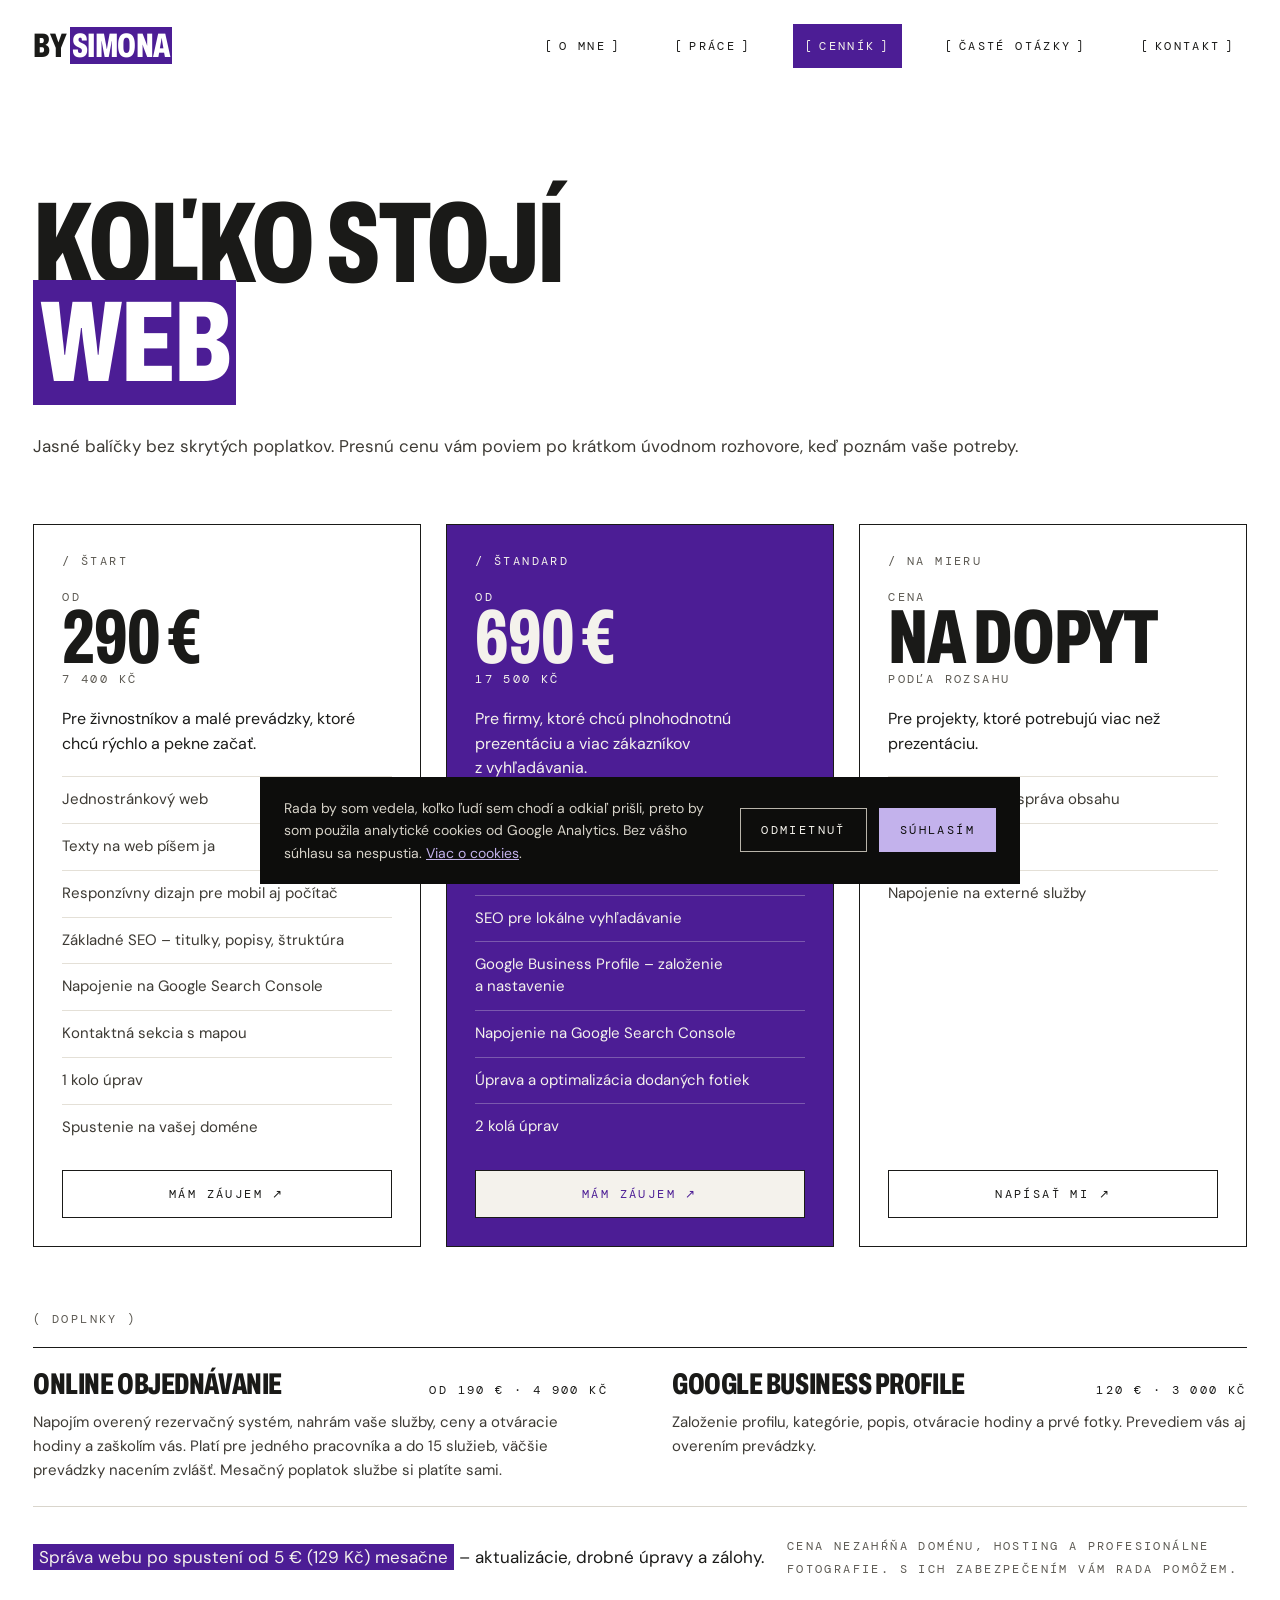
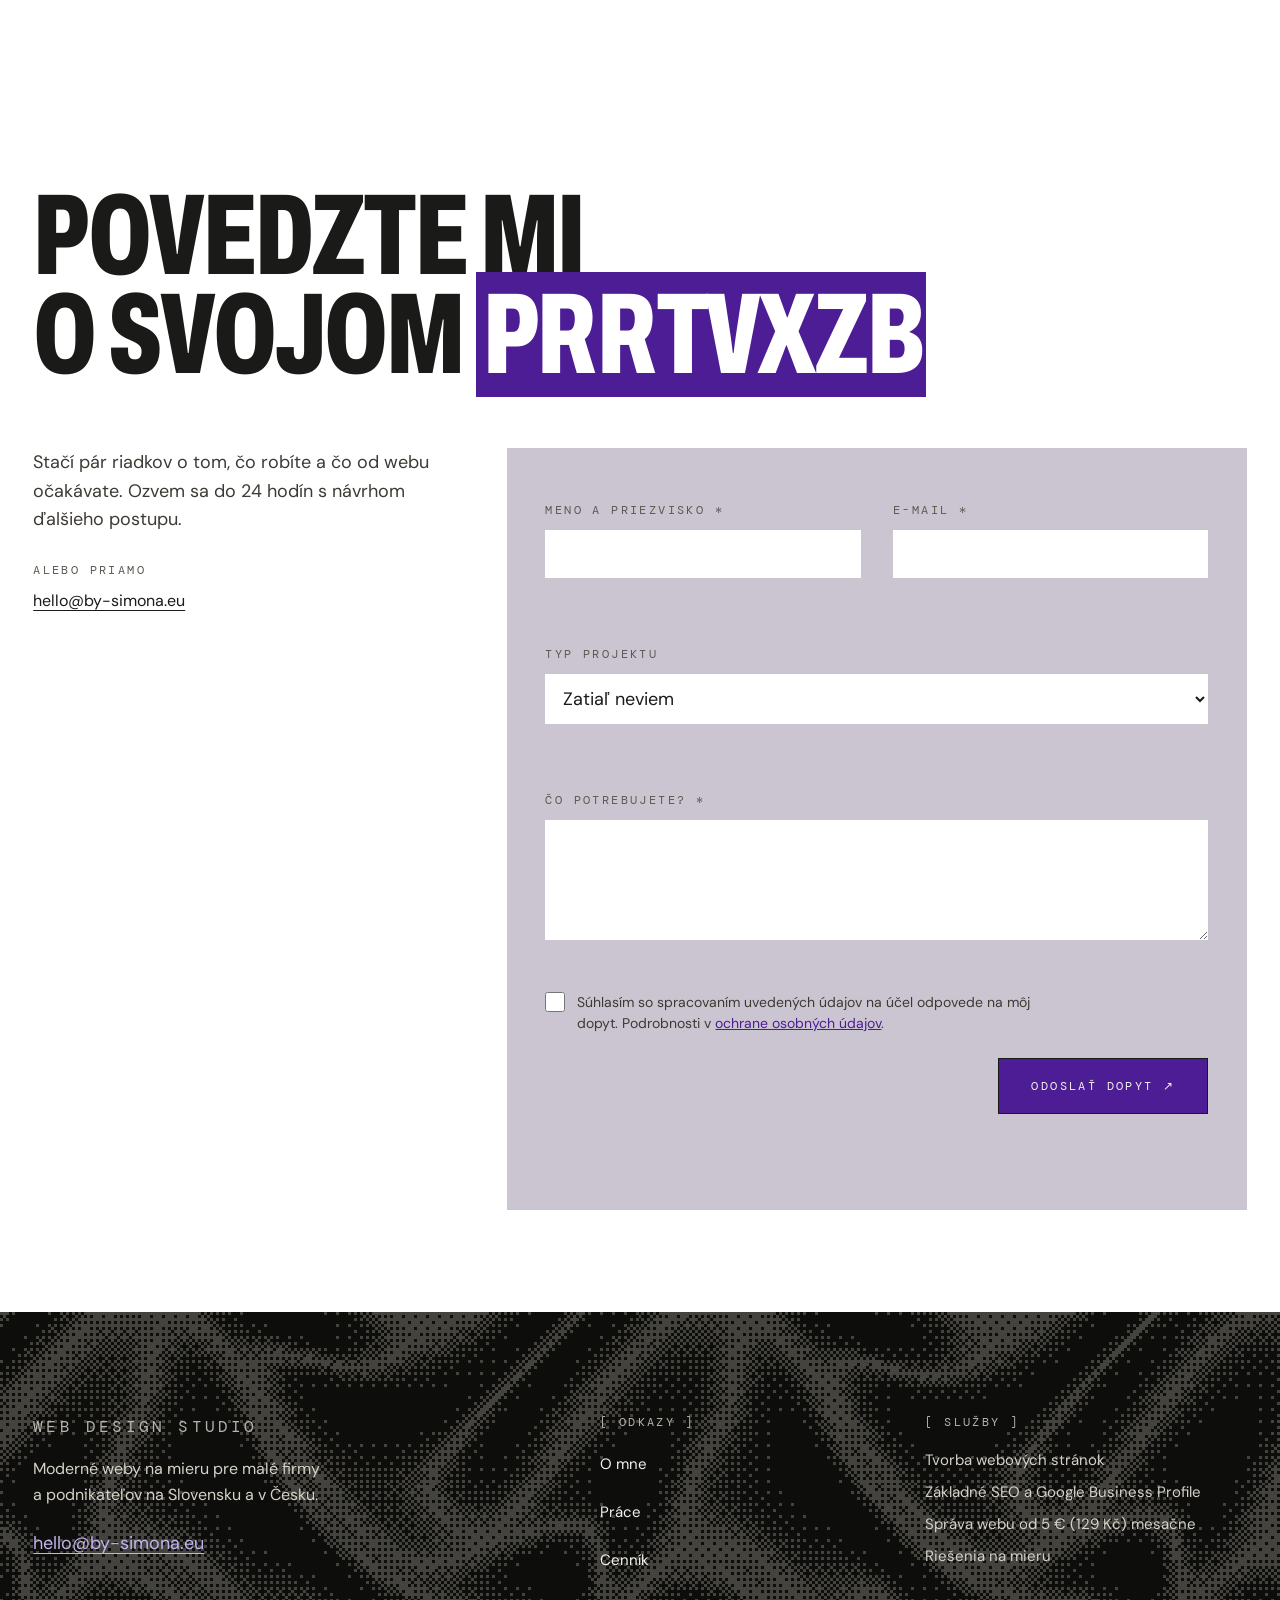
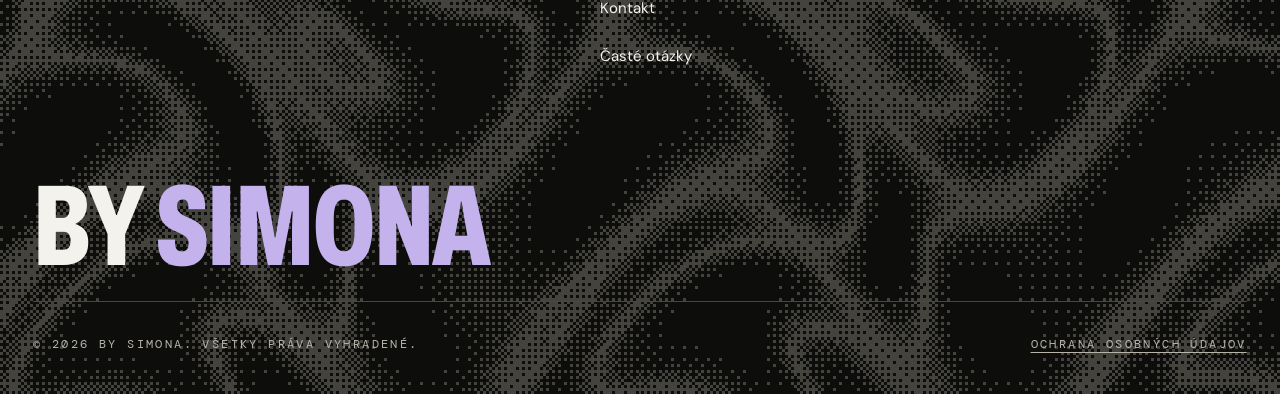
<file: cennik.html>
<!doctype html>
<html lang="sk">
  <head>
    <meta charset="utf-8" />
    <meta content="width=device-width,initial-scale=1" name="viewport" />
    <meta content="#ffffff" name="theme-color" />
    <title>Koľko stojí web | by simona</title>
    <meta content="Jasné balíčky bez skrytých poplatkov. Jednostránkový web od 290 € / 7 400 Kč, web do piatich podstránok od 690 € / 17 500 Kč." name="description" />
    <link href="https://by-simona.eu/cennik.html" rel="canonical" />
    <link href="favicon.svg" rel="icon" type="image/svg+xml" />

    <meta property="og:type" content="website" />
    <meta property="og:locale" content="sk_SK" />
    <meta property="og:site_name" content="by simona." />
    <meta property="og:url" content="https://by-simona.eu/cennik.html" />
    <meta property="og:title" content="Koľko stojí web | by simona" />
    <meta property="og:description" content="Jasné balíčky bez skrytých poplatkov. Jednostránkový web od 290 € / 7 400 Kč, web do piatich podstránok od 690 € / 17 500 Kč." />
    <meta
      property="og:image"
      content="https://by-simona.eu/assets/og-image.jpg"
    />
    <meta property="og:image:width" content="1200" />
    <meta property="og:image:height" content="800" />
    <meta name="twitter:card" content="summary_large_image" />

    <link
      rel="preload"
      href="fonts/archivo-latin.woff2"
      as="font"
      type="font/woff2"
      crossorigin
    />
    <link
      rel="preload"
      href="fonts/dm-sans-latin.woff2"
      as="font"
      type="font/woff2"
      crossorigin
    />
    <link
      rel="preload"
      href="fonts/dm-mono-latin.woff2"
      as="font"
      type="font/woff2"
      crossorigin
    />
    <link href="styles.css" rel="stylesheet" />
    <script defer src="main.js"></script>
    <script defer src="cookies.js"></script>
  </head>
  <body>
    <a class="skip-link mono" href="#main">Preskočiť na obsah</a>

    <header class="topbar">
      <nav class="nav" aria-label="Hlavná">
        <a class="display nav-logo" href="index.html"
          >By <span class="mark-logo">Simona</span></a
        >
        <div class="nav-links">
            <a class="mono nav-link" href="o-mne.html"
              ><span class="nav-bracket" aria-hidden="true">[</span
              ><span class="nav-label">o mne</span
              ><span class="nav-bracket" aria-hidden="true">]</span></a
            >
            <a class="mono nav-link" href="prace.html"
              ><span class="nav-bracket" aria-hidden="true">[</span
              ><span class="nav-label">práce</span
              ><span class="nav-bracket" aria-hidden="true">]</span></a
            >
            <a class="mono nav-link" href="cennik.html" aria-current="page"
              ><span class="nav-bracket" aria-hidden="true">[</span
              ><span class="nav-label">cenník</span
              ><span class="nav-bracket" aria-hidden="true">]</span></a
            >
            <a class="mono nav-link" href="index.html#faq"
              ><span class="nav-bracket" aria-hidden="true">[</span
              ><span class="nav-label">časté otázky</span
              ><span class="nav-bracket" aria-hidden="true">]</span></a
            >
            <a class="mono nav-link" href="#kontakt"
              ><span class="nav-bracket" aria-hidden="true">[</span
              ><span class="nav-label">kontakt</span
              ><span class="nav-bracket" aria-hidden="true">]</span></a
            >
        </div>
        <button
          class="nav-toggle"
          type="button"
          aria-expanded="false"
          aria-controls="mobile-nav"
          data-nav-toggle
        >
          <span class="nav-toggle-box" aria-hidden="true">
            <span class="nav-toggle-bar"></span>
            <span class="nav-toggle-bar"></span>
          </span>
          <span class="mono nav-toggle-text">menu</span>
        </button>
      </nav>
    </header>

    <nav
      class="mobile-nav"
      id="mobile-nav"
      aria-label="Mobilná navigácia"
      data-mobile-nav
      hidden
    >
      <div class="mobile-nav-head">
        <span class="display mobile-nav-logo">By <span>Simona</span></span>
        <button class="mobile-nav-close" type="button" data-nav-close>
          <span class="nav-toggle-box is-close" aria-hidden="true">
            <span class="nav-toggle-bar"></span>
            <span class="nav-toggle-bar"></span>
          </span>
          <span class="mono">zavrieť</span>
        </button>
      </div>
      <ul class="mobile-nav-list">
          <li>
            <a class="mobile-nav-link" href="o-mne.html"
              ><span class="mono mobile-nav-index">01</span
              ><span class="display">O mne</span></a
            >
          </li>
          <li>
            <a class="mobile-nav-link" href="prace.html"
              ><span class="mono mobile-nav-index">02</span
              ><span class="display">Práce</span></a
            >
          </li>
          <li>
            <a class="mobile-nav-link" href="cennik.html" aria-current="page"
              ><span class="mono mobile-nav-index">03</span
              ><span class="display">Cenník</span></a
            >
          </li>
          <li>
            <a class="mobile-nav-link" href="index.html#faq"
              ><span class="mono mobile-nav-index">04</span
              ><span class="display">Časté otázky</span></a
            >
          </li>
          <li>
            <a class="mobile-nav-link" href="#kontakt"
              ><span class="mono mobile-nav-index">05</span
              ><span class="display">Kontakt</span></a
            >
          </li>
      </ul>
      <div class="mobile-nav-foot">
        <p class="mono">voľná na spoluprácu</p>
        <a class="uline" href="mailto:hello@by-simona.eu">hello@by-simona.eu</a>
      </div>
    </nav>

    <main id="main">
      <div class="shell">
        <section class="section-plain" id="cennik" aria-labelledby="price-title">
          <div class="section-head section-head-stack">
            <h1 class="display heading-xl" id="price-title">
              Koľko stojí<br /><span class="mark">web</span>
            </h1>
            <p class="lead">
              Jasné balíčky bez skrytých poplatkov. Presnú cenu vám poviem po
              krátkom úvodnom rozhovore, keď poznám vaše potreby.
            </p>
          </div>

          <div class="plans">
          <div class="plan">
            <h2 class="mono plan-name">/ štart</h2>
            <div>
              <p class="mono plan-above">od</p>
              <p class="display plan-price">290 €</p>
              <p class="mono plan-currency">7 400 kč</p>
            </div>
            <p class="plan-desc">Pre živnostníkov a&nbsp;malé prevádzky, ktoré chcú rýchlo a&nbsp;pekne začať.</p>
            <ul class="plan-list">
            <li>Jednostránkový web</li>
            <li>Texty na web píšem ja</li>
            <li>Responzívny dizajn pre mobil aj počítač</li>
            <li>Základné SEO – titulky, popisy, štruktúra</li>
            <li>Napojenie na Google Search Console</li>
            <li>Kontaktná sekcia s&nbsp;mapou</li>
            <li>1 kolo úprav</li>
            <li>Spustenie na vašej doméne</li>
            </ul>
            <a class="btn mono" href="#kontakt">mám záujem ↗</a>
          </div>
          <div class="plan plan-featured">
            <h2 class="mono plan-name">/ štandard</h2>
            <div>
              <p class="mono plan-above">od</p>
              <p class="display plan-price">690 €</p>
              <p class="mono plan-currency">17 500 kč</p>
            </div>
            <p class="plan-desc">Pre firmy, ktoré chcú plnohodnotnú prezentáciu a&nbsp;viac zákazníkov z&nbsp;vyhľadávania.</p>
            <ul class="plan-list">
            <li>Web do 5 podstránok</li>
            <li>Pomoc so štruktúrou a&nbsp;textami</li>
            <li>SEO pre lokálne vyhľadávanie</li>
            <li>Google Business Profile – založenie a&nbsp;nastavenie</li>
            <li>Napojenie na Google Search Console</li>
            <li>Úprava a&nbsp;optimalizácia dodaných fotiek</li>
            <li>2 kolá úprav</li>
            </ul>
            <a class="btn mono btn-solid" href="#kontakt">mám záujem ↗</a>
          </div>
          <div class="plan">
            <h2 class="mono plan-name">/ na mieru</h2>
            <div>
              <p class="mono plan-above">cena</p>
              <p class="display plan-price">Na dopyt</p>
              <p class="mono plan-currency">podľa rozsahu</p>
            </div>
            <p class="plan-desc">Pre projekty, ktoré potrebujú viac než prezentáciu.</p>
            <ul class="plan-list">
            <li>Blog alebo vlastná správa obsahu</li>
            <li>Viacjazyčný web</li>
            <li>Napojenie na externé služby</li>
            </ul>
            <a class="btn mono" href="#kontakt">napísať mi ↗</a>
          </div>
          </div>

          <p class="mono addons-title">( doplnky )</p>
          <div class="addons">
            <div class="addon">
              <div class="addon-head">
                <h3 class="display">Online objednávanie</h3>
                <span class="mono">od 190 € · 4 900 kč</span>
              </div>
              <p>
                Napojím overený rezervačný systém, nahrám vaše služby, ceny
                a&nbsp;otváracie hodiny a&nbsp;zaškolím vás. Platí pre jedného
                pracovníka a&nbsp;do 15 služieb, väčšie prevádzky nacením zvlášť.
                Mesačný poplatok službe si platíte sami.
              </p>
            </div>
            <div class="addon">
              <div class="addon-head">
                <h3 class="display">Google Business Profile</h3>
                <span class="mono">120 € · 3 000 kč</span>
              </div>
              <p>
                Založenie profilu, kategórie, popis, otváracie hodiny a&nbsp;prvé
                fotky. Prevediem vás aj overením prevádzky.
              </p>
            </div>
          </div>

          <div class="pricing-foot">
            <p class="pricing-note">
              <span class="pricing-highlight"
                >Správa webu po spustení od 5 € (129 Kč) mesačne</span
              >
              – aktualizácie, drobné úpravy a&nbsp;zálohy.
            </p>
            <p class="mono">
              cena nezahŕňa doménu, hosting a&nbsp;profesionálne fotografie.
              S&nbsp;ich zabezpečením vám rada pomôžem.
            </p>
          </div>
        </section>
      </div>

      <div class="shell">
      <section class="section" id="kontakt" aria-labelledby="contact-title">
          <h2 class="display heading-xl heading-gap" id="contact-title">
            Povedzte mi<br />o&nbsp;svojom <span class="mark">projekte</span>
          </h2>

          <div class="contact-layout">
            <div class="contact-intro">
              <p class="contact-text">
                Stačí pár riadkov o&nbsp;tom, čo robíte a&nbsp;čo od webu očakávate. Ozvem
                sa do 24 hodín s&nbsp;návrhom ďalšieho postupu.
              </p>
              <div>
                <p class="mono">alebo priamo</p>
                <span class="copy-mail">
                  <button
                    class="copy-mail-button contact-mail"
                    type="button"
                    data-copy="hello@by-simona.eu"
                    aria-describedby="copy-tip-contact"
                  >
                    hello@by-simona.eu
                  </button>
                  <span
                    class="mono copy-mail-tip"
                    id="copy-tip-contact"
                    role="tooltip"
                    >Napíšte mi</span
                  >
                  <span
                    class="visually-hidden copy-mail-live"
                    role="status"
                    aria-live="polite"
                  ></span>
                </span>
              </div>
            </div>

            <form
              class="contact-form"
              id="contact-form"
              action="https://api.web3forms.com/submit"
              method="POST"
            >
              <input
                name="access_key"
                type="hidden"
                value="12629a1a-82ec-4872-847e-479985a27a0f"
              />
              <input
                name="subject"
                type="hidden"
                value="Nový dopyt z webu by-simona.eu"
              />
              <input name="from_name" type="hidden" value="by-simona.eu" />
              <input
                class="honeypot"
                name="botcheck"
                type="checkbox"
                tabindex="-1"
                autocomplete="off"
                aria-hidden="true"
              />

              <p class="field">
                <label class="mono" for="field-name">meno a&nbsp;priezvisko *</label>
                <input
                  id="field-name"
                  name="meno"
                  type="text"
                  autocomplete="name"
                  required
                />
              </p>
              <p class="field">
                <label class="mono" for="field-mail">e-mail *</label>
                <input
                  id="field-mail"
                  name="email"
                  type="email"
                  autocomplete="email"
                  required
                />
              </p>
              <p class="field field-wide">
                <label class="mono" for="field-type">typ projektu</label>
                <select id="field-type" name="typ_projektu">
                  <option value="Neviem posúdiť">Zatiaľ neviem</option>
                  <option value="Štart – jednostránkový web">Štart</option>
                  <option value="Štandard – web do 5 podstránok">
                    Štandard
                  </option>
                  <option value="Riešenie na mieru">Na mieru</option>
                  <option value="Správa existujúceho webu">
                    Správa existujúceho webu
                  </option>
                </select>
              </p>
              <p class="field field-wide">
                <label class="mono" for="field-message"
                  >čo potrebujete? *</label
                >
                <textarea
                  id="field-message"
                  name="sprava"
                  rows="4"
                  required
                ></textarea>
              </p>

              <div class="form-foot">
                <label class="consent" for="field-consent">
                  <input
                    id="field-consent"
                    name="suhlas"
                    type="checkbox"
                    required
                  />
                  <span>
                    Súhlasím so spracovaním uvedených údajov na účel odpovede na
                    môj dopyt. Podrobnosti v
                    <a href="ochrana-osobnych-udajov.html"
                      >ochrane osobných údajov</a
                    >.
                  </span>
                </label>
                <button class="send" type="submit">odoslať dopyt ↗</button>
              </div>

              <p class="form-status" role="status" aria-live="polite"></p>
            </form>
          </div>
        </section>
      </div>
    </main>

    <footer class="footer">
      <canvas class="dither" data-dither aria-hidden="true"></canvas>
      <div class="footer-inner">
        <div class="footer-top">
          <div class="footer-about">
            <p class="mono">web design studio</p>
            <p>
              Moderné weby na mieru pre malé firmy a&nbsp;podnikateľov na Slovensku a&nbsp;v&nbsp;Česku.
            </p>
            <span class="copy-mail">
              <button
                class="copy-mail-button"
                type="button"
                data-copy="hello@by-simona.eu"
                aria-describedby="copy-tip-footer"
              >
                hello@by-simona.eu
              </button>
              <span
                class="mono copy-mail-tip"
                id="copy-tip-footer"
                role="tooltip"
                >Napíšte mi</span
              >
              <span
                class="visually-hidden copy-mail-live"
                role="status"
                aria-live="polite"
              ></span>
            </span>
          </div>

          <nav class="footer-nav" aria-label="Pätička">
            <p class="mono footer-label">[ odkazy ]</p>
            <a class="footer-link" href="o-mne.html">O&nbsp;mne</a>
            <a class="footer-link" href="prace.html">Práce</a>
            <a class="footer-link" href="cennik.html">Cenník</a>
            <a class="footer-link" href="#kontakt">Kontakt</a>
            <a class="footer-link" href="index.html#faq">Časté otázky</a>
          </nav>

          <div class="footer-services">
            <p class="mono footer-label">[ služby ]</p>
            <span>Tvorba webových stránok</span>
            <span>Základné SEO a&nbsp;Google Business Profile</span>
            <span>Správa webu od 5 € (129 Kč) mesačne</span>
            <span>Riešenia na mieru</span>
          </div>
        </div>

        <p class="display footer-word">By <span>Simona</span></p>

        <div class="footer-bottom">
          <span class="mono"
            >© <span data-year>2026</span> by simona. všetky práva
            vyhradené.</span
          >
          <div class="footer-bottom-side">
            <a
              class="mono uline footer-privacy"
              href="ochrana-osobnych-udajov.html"
              >ochrana osobných údajov</a
            >
          </div>
        </div>
      </div>
    </footer>
  </body>
</html>
</file>
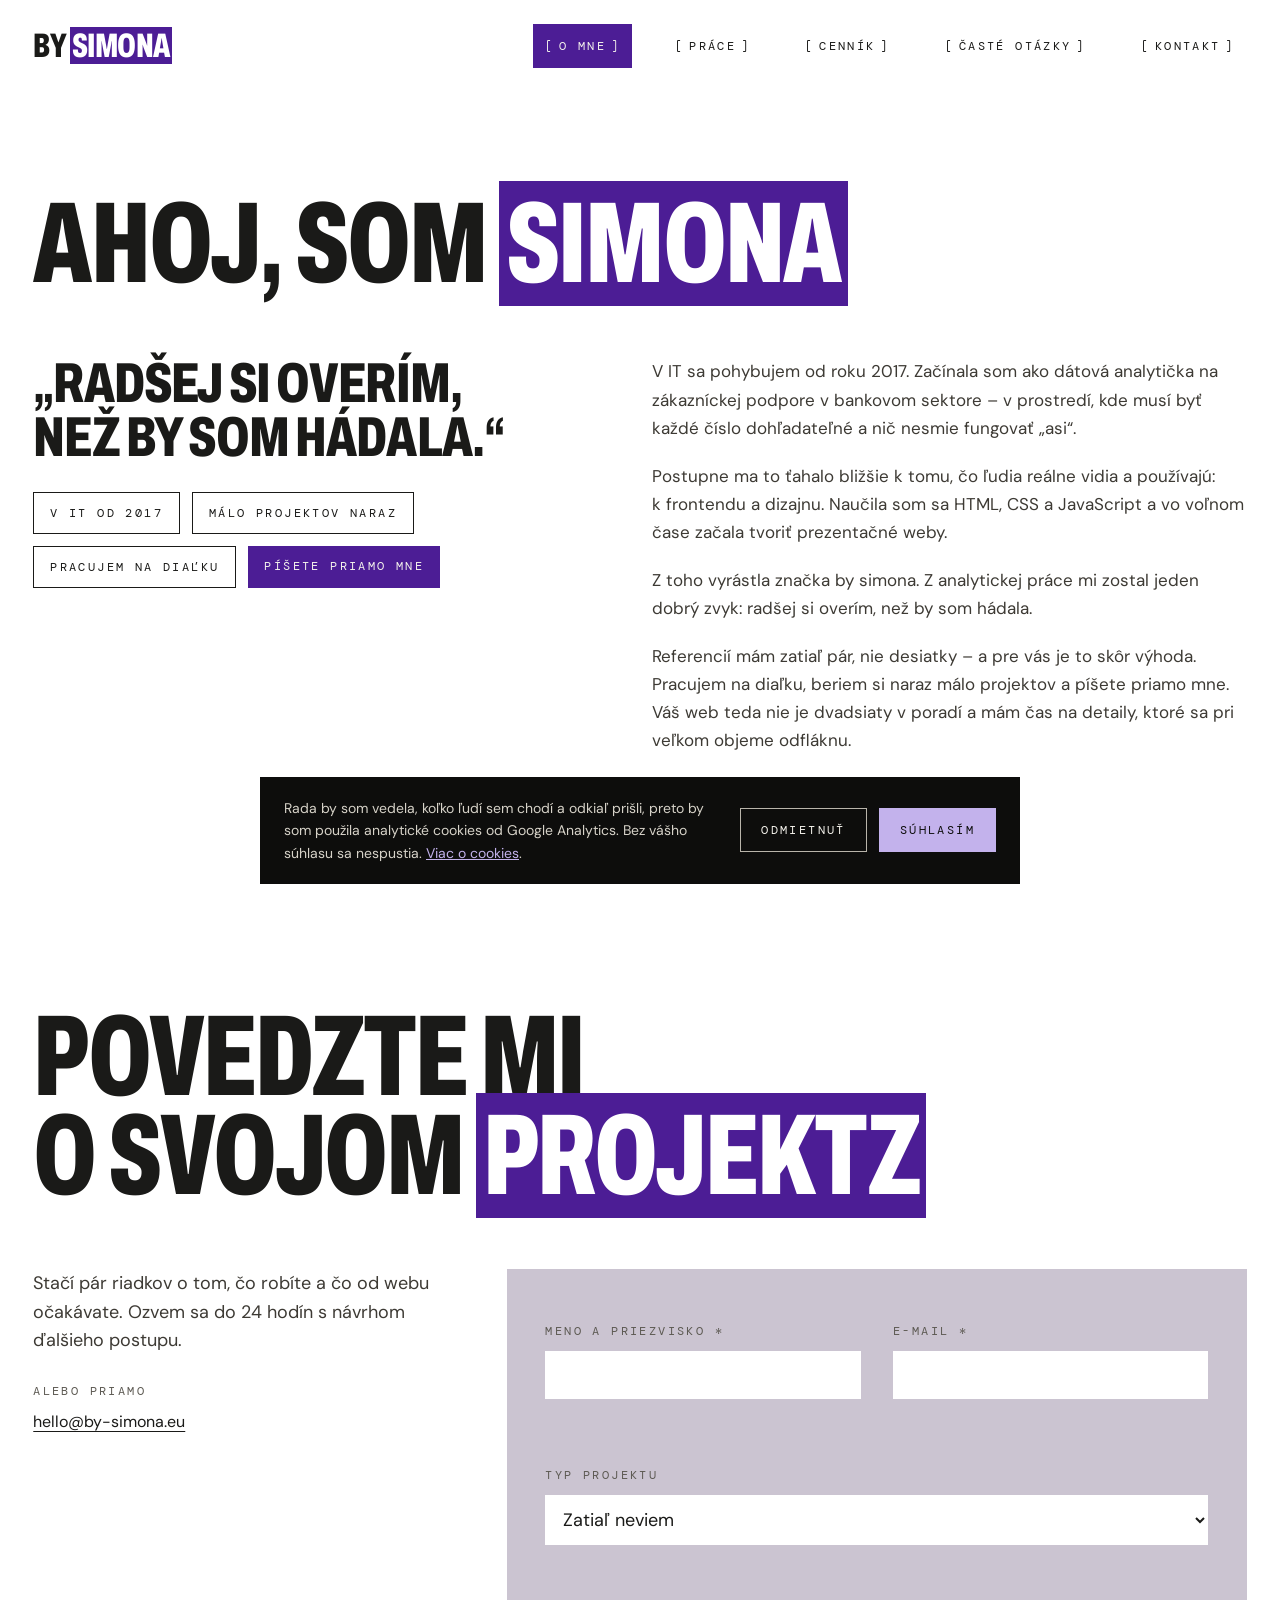
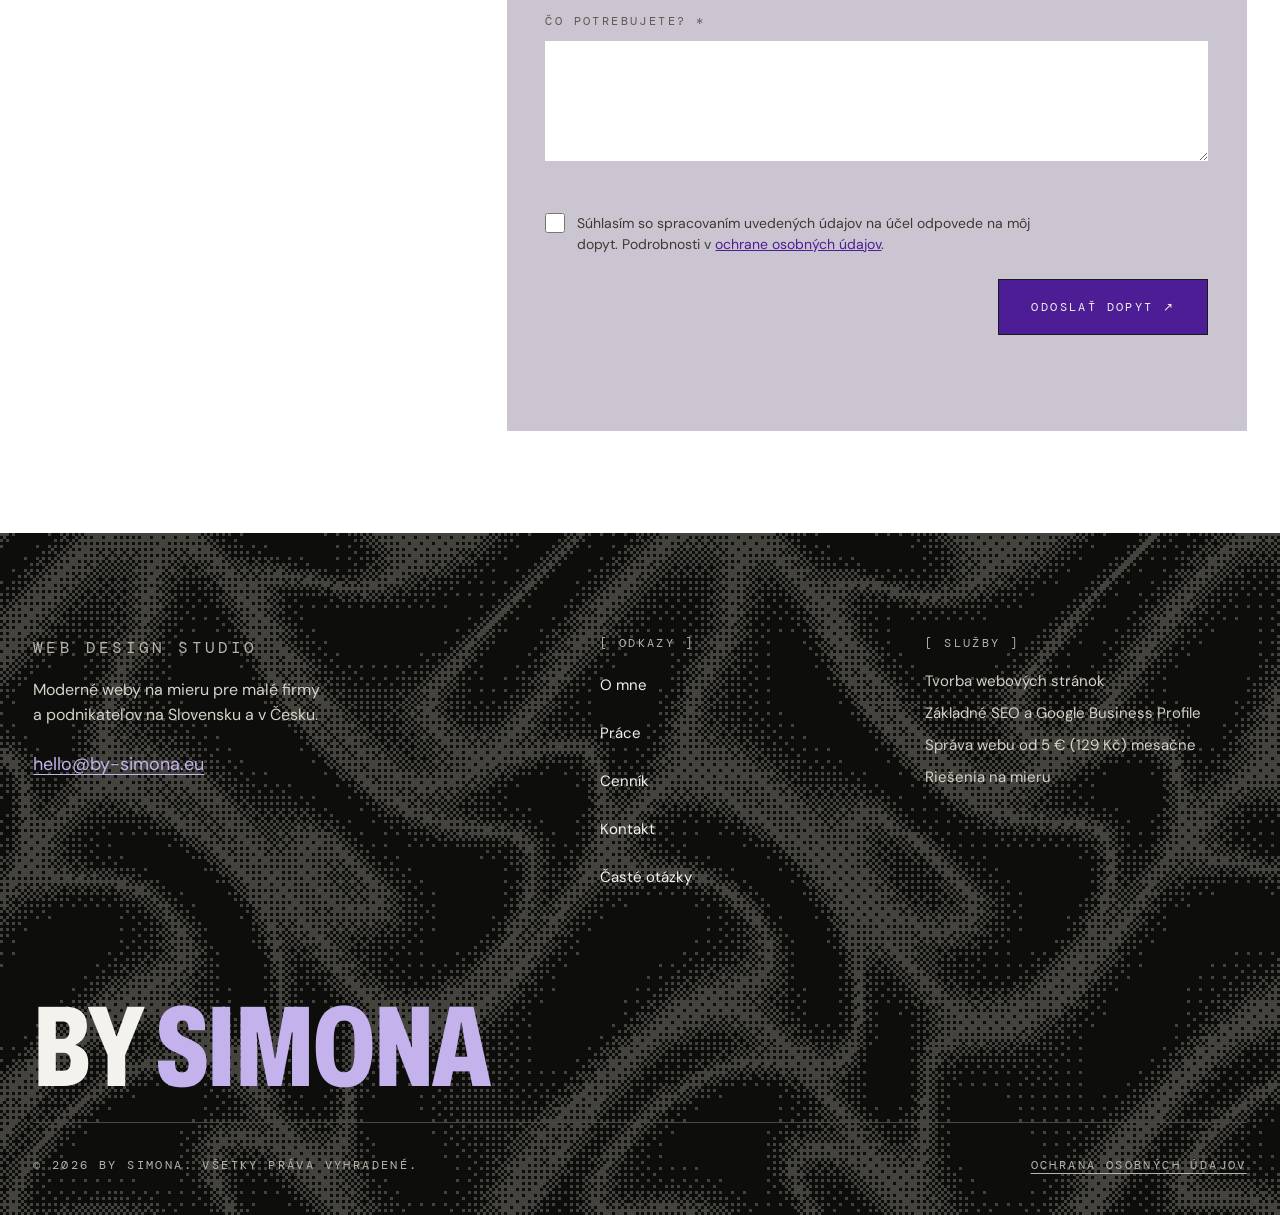
<file: o-mne.html>
<!doctype html>
<html lang="sk">
  <head>
    <meta charset="utf-8" />
    <meta content="width=device-width,initial-scale=1" name="viewport" />
    <meta content="#ffffff" name="theme-color" />
    <title>Ahoj, som Simona | by simona</title>
    <meta content="V IT od roku 2017, od dátovej analytiky k frontendu. Pracujem na diaľku, beriem si naraz málo projektov a píšete priamo mne." name="description" />
    <link href="https://by-simona.eu/o-mne.html" rel="canonical" />
    <link href="favicon.svg" rel="icon" type="image/svg+xml" />

    <meta property="og:type" content="website" />
    <meta property="og:locale" content="sk_SK" />
    <meta property="og:site_name" content="by simona." />
    <meta property="og:url" content="https://by-simona.eu/o-mne.html" />
    <meta property="og:title" content="Ahoj, som Simona | by simona" />
    <meta property="og:description" content="V IT od roku 2017, od dátovej analytiky k frontendu. Pracujem na diaľku, beriem si naraz málo projektov a píšete priamo mne." />
    <meta
      property="og:image"
      content="https://by-simona.eu/assets/og-image.jpg"
    />
    <meta property="og:image:width" content="1200" />
    <meta property="og:image:height" content="800" />
    <meta name="twitter:card" content="summary_large_image" />

    <link
      rel="preload"
      href="fonts/archivo-latin.woff2"
      as="font"
      type="font/woff2"
      crossorigin
    />
    <link
      rel="preload"
      href="fonts/dm-sans-latin.woff2"
      as="font"
      type="font/woff2"
      crossorigin
    />
    <link
      rel="preload"
      href="fonts/dm-mono-latin.woff2"
      as="font"
      type="font/woff2"
      crossorigin
    />
    <link href="styles.css" rel="stylesheet" />
    <script defer src="main.js"></script>
    <script defer src="cookies.js"></script>
  </head>
  <body>
    <a class="skip-link mono" href="#main">Preskočiť na obsah</a>

    <header class="topbar">
      <nav class="nav" aria-label="Hlavná">
        <a class="display nav-logo" href="index.html"
          >By <span class="mark-logo">Simona</span></a
        >
        <div class="nav-links">
            <a class="mono nav-link" href="o-mne.html" aria-current="page"
              ><span class="nav-bracket" aria-hidden="true">[</span
              ><span class="nav-label">o mne</span
              ><span class="nav-bracket" aria-hidden="true">]</span></a
            >
            <a class="mono nav-link" href="prace.html"
              ><span class="nav-bracket" aria-hidden="true">[</span
              ><span class="nav-label">práce</span
              ><span class="nav-bracket" aria-hidden="true">]</span></a
            >
            <a class="mono nav-link" href="cennik.html"
              ><span class="nav-bracket" aria-hidden="true">[</span
              ><span class="nav-label">cenník</span
              ><span class="nav-bracket" aria-hidden="true">]</span></a
            >
            <a class="mono nav-link" href="index.html#faq"
              ><span class="nav-bracket" aria-hidden="true">[</span
              ><span class="nav-label">časté otázky</span
              ><span class="nav-bracket" aria-hidden="true">]</span></a
            >
            <a class="mono nav-link" href="#kontakt"
              ><span class="nav-bracket" aria-hidden="true">[</span
              ><span class="nav-label">kontakt</span
              ><span class="nav-bracket" aria-hidden="true">]</span></a
            >
        </div>
        <button
          class="nav-toggle"
          type="button"
          aria-expanded="false"
          aria-controls="mobile-nav"
          data-nav-toggle
        >
          <span class="nav-toggle-box" aria-hidden="true">
            <span class="nav-toggle-bar"></span>
            <span class="nav-toggle-bar"></span>
          </span>
          <span class="mono nav-toggle-text">menu</span>
        </button>
      </nav>
    </header>

    <nav
      class="mobile-nav"
      id="mobile-nav"
      aria-label="Mobilná navigácia"
      data-mobile-nav
      hidden
    >
      <div class="mobile-nav-head">
        <span class="display mobile-nav-logo">By <span>Simona</span></span>
        <button class="mobile-nav-close" type="button" data-nav-close>
          <span class="nav-toggle-box is-close" aria-hidden="true">
            <span class="nav-toggle-bar"></span>
            <span class="nav-toggle-bar"></span>
          </span>
          <span class="mono">zavrieť</span>
        </button>
      </div>
      <ul class="mobile-nav-list">
          <li>
            <a class="mobile-nav-link" href="o-mne.html" aria-current="page"
              ><span class="mono mobile-nav-index">01</span
              ><span class="display">O mne</span></a
            >
          </li>
          <li>
            <a class="mobile-nav-link" href="prace.html"
              ><span class="mono mobile-nav-index">02</span
              ><span class="display">Práce</span></a
            >
          </li>
          <li>
            <a class="mobile-nav-link" href="cennik.html"
              ><span class="mono mobile-nav-index">03</span
              ><span class="display">Cenník</span></a
            >
          </li>
          <li>
            <a class="mobile-nav-link" href="index.html#faq"
              ><span class="mono mobile-nav-index">04</span
              ><span class="display">Časté otázky</span></a
            >
          </li>
          <li>
            <a class="mobile-nav-link" href="#kontakt"
              ><span class="mono mobile-nav-index">05</span
              ><span class="display">Kontakt</span></a
            >
          </li>
      </ul>
      <div class="mobile-nav-foot">
        <p class="mono">voľná na spoluprácu</p>
        <a class="uline" href="mailto:hello@by-simona.eu">hello@by-simona.eu</a>
      </div>
    </nav>

    <main id="main">
      <div class="shell">
        <section class="section-plain" id="omne" aria-labelledby="about-title">
          <h1 class="display heading-xl heading-gap" id="about-title">
            Ahoj, som <span class="mark">Simona</span>
          </h1>

          <div class="about-layout">
            <div class="about-side">
              <p class="display about-quote">
                „Radšej si overím,<br />než by som hádala.“
              </p>
              <div class="tags">
                <span class="mono tag">v&nbsp;it od 2017</span>
                <span class="mono tag">málo projektov naraz</span>
                <span class="mono tag">pracujem na diaľku</span>
                <span class="mono tag-accent">píšete priamo mne</span>
              </div>
            </div>

            <div class="about-text">
              <p>
                V&nbsp;IT sa pohybujem od roku 2017. Začínala som ako dátová
                analytička na zákazníckej podpore v&nbsp;bankovom sektore –
                v&nbsp;prostredí, kde musí byť každé číslo dohľadateľné
                a&nbsp;nič nesmie fungovať „asi“.
              </p>
              <p>
                Postupne ma to ťahalo bližšie k&nbsp;tomu, čo ľudia reálne
                vidia a&nbsp;používajú: k&nbsp;frontendu a&nbsp;dizajnu. Naučila som sa
                HTML, CSS a&nbsp;JavaScript a&nbsp;vo voľnom čase začala tvoriť
                prezentačné weby.
              </p>
              <p>
                Z&nbsp;toho vyrástla značka by simona. Z&nbsp;analytickej práce mi
                zostal jeden dobrý zvyk: radšej si overím, než by som hádala.
              </p>
              <p>
                Referencií mám zatiaľ pár, nie desiatky – a&nbsp;pre vás je to
                skôr výhoda. Pracujem na diaľku, beriem si naraz málo projektov
                a&nbsp;píšete priamo mne. Váš web teda nie je dvadsiaty
                v&nbsp;poradí a&nbsp;mám čas na detaily, ktoré sa pri veľkom
                objeme odfláknu.
              </p>
              <a class="mono uline" href="#kontakt">napísať mi ↗</a>
            </div>
          </div>
        </section>
      </div>

      <div class="shell">
      <section class="section" id="kontakt" aria-labelledby="contact-title">
          <h2 class="display heading-xl heading-gap" id="contact-title">
            Povedzte mi<br />o&nbsp;svojom <span class="mark">projekte</span>
          </h2>

          <div class="contact-layout">
            <div class="contact-intro">
              <p class="contact-text">
                Stačí pár riadkov o&nbsp;tom, čo robíte a&nbsp;čo od webu očakávate. Ozvem
                sa do 24 hodín s&nbsp;návrhom ďalšieho postupu.
              </p>
              <div>
                <p class="mono">alebo priamo</p>
                <span class="copy-mail">
                  <button
                    class="copy-mail-button contact-mail"
                    type="button"
                    data-copy="hello@by-simona.eu"
                    aria-describedby="copy-tip-contact"
                  >
                    hello@by-simona.eu
                  </button>
                  <span
                    class="mono copy-mail-tip"
                    id="copy-tip-contact"
                    role="tooltip"
                    >Napíšte mi</span
                  >
                  <span
                    class="visually-hidden copy-mail-live"
                    role="status"
                    aria-live="polite"
                  ></span>
                </span>
              </div>
            </div>

            <form
              class="contact-form"
              id="contact-form"
              action="https://api.web3forms.com/submit"
              method="POST"
            >
              <input
                name="access_key"
                type="hidden"
                value="12629a1a-82ec-4872-847e-479985a27a0f"
              />
              <input
                name="subject"
                type="hidden"
                value="Nový dopyt z webu by-simona.eu"
              />
              <input name="from_name" type="hidden" value="by-simona.eu" />
              <input
                class="honeypot"
                name="botcheck"
                type="checkbox"
                tabindex="-1"
                autocomplete="off"
                aria-hidden="true"
              />

              <p class="field">
                <label class="mono" for="field-name">meno a&nbsp;priezvisko *</label>
                <input
                  id="field-name"
                  name="meno"
                  type="text"
                  autocomplete="name"
                  required
                />
              </p>
              <p class="field">
                <label class="mono" for="field-mail">e-mail *</label>
                <input
                  id="field-mail"
                  name="email"
                  type="email"
                  autocomplete="email"
                  required
                />
              </p>
              <p class="field field-wide">
                <label class="mono" for="field-type">typ projektu</label>
                <select id="field-type" name="typ_projektu">
                  <option value="Neviem posúdiť">Zatiaľ neviem</option>
                  <option value="Štart – jednostránkový web">Štart</option>
                  <option value="Štandard – web do 5 podstránok">
                    Štandard
                  </option>
                  <option value="Riešenie na mieru">Na mieru</option>
                  <option value="Správa existujúceho webu">
                    Správa existujúceho webu
                  </option>
                </select>
              </p>
              <p class="field field-wide">
                <label class="mono" for="field-message"
                  >čo potrebujete? *</label
                >
                <textarea
                  id="field-message"
                  name="sprava"
                  rows="4"
                  required
                ></textarea>
              </p>

              <div class="form-foot">
                <label class="consent" for="field-consent">
                  <input
                    id="field-consent"
                    name="suhlas"
                    type="checkbox"
                    required
                  />
                  <span>
                    Súhlasím so spracovaním uvedených údajov na účel odpovede na
                    môj dopyt. Podrobnosti v
                    <a href="ochrana-osobnych-udajov.html"
                      >ochrane osobných údajov</a
                    >.
                  </span>
                </label>
                <button class="send" type="submit">odoslať dopyt ↗</button>
              </div>

              <p class="form-status" role="status" aria-live="polite"></p>
            </form>
          </div>
        </section>
      </div>
    </main>

    <footer class="footer">
      <canvas class="dither" data-dither aria-hidden="true"></canvas>
      <div class="footer-inner">
        <div class="footer-top">
          <div class="footer-about">
            <p class="mono">web design studio</p>
            <p>
              Moderné weby na mieru pre malé firmy a&nbsp;podnikateľov na Slovensku a&nbsp;v&nbsp;Česku.
            </p>
            <span class="copy-mail">
              <button
                class="copy-mail-button"
                type="button"
                data-copy="hello@by-simona.eu"
                aria-describedby="copy-tip-footer"
              >
                hello@by-simona.eu
              </button>
              <span
                class="mono copy-mail-tip"
                id="copy-tip-footer"
                role="tooltip"
                >Napíšte mi</span
              >
              <span
                class="visually-hidden copy-mail-live"
                role="status"
                aria-live="polite"
              ></span>
            </span>
          </div>

          <nav class="footer-nav" aria-label="Pätička">
            <p class="mono footer-label">[ odkazy ]</p>
            <a class="footer-link" href="o-mne.html">O&nbsp;mne</a>
            <a class="footer-link" href="prace.html">Práce</a>
            <a class="footer-link" href="cennik.html">Cenník</a>
            <a class="footer-link" href="#kontakt">Kontakt</a>
            <a class="footer-link" href="index.html#faq">Časté otázky</a>
          </nav>

          <div class="footer-services">
            <p class="mono footer-label">[ služby ]</p>
            <span>Tvorba webových stránok</span>
            <span>Základné SEO a&nbsp;Google Business Profile</span>
            <span>Správa webu od 5 € (129 Kč) mesačne</span>
            <span>Riešenia na mieru</span>
          </div>
        </div>

        <p class="display footer-word">By <span>Simona</span></p>

        <div class="footer-bottom">
          <span class="mono"
            >© <span data-year>2026</span> by simona. všetky práva
            vyhradené.</span
          >
          <div class="footer-bottom-side">
            <a
              class="mono uline footer-privacy"
              href="ochrana-osobnych-udajov.html"
              >ochrana osobných údajov</a
            >
          </div>
        </div>
      </div>
    </footer>
  </body>
</html>
</file>
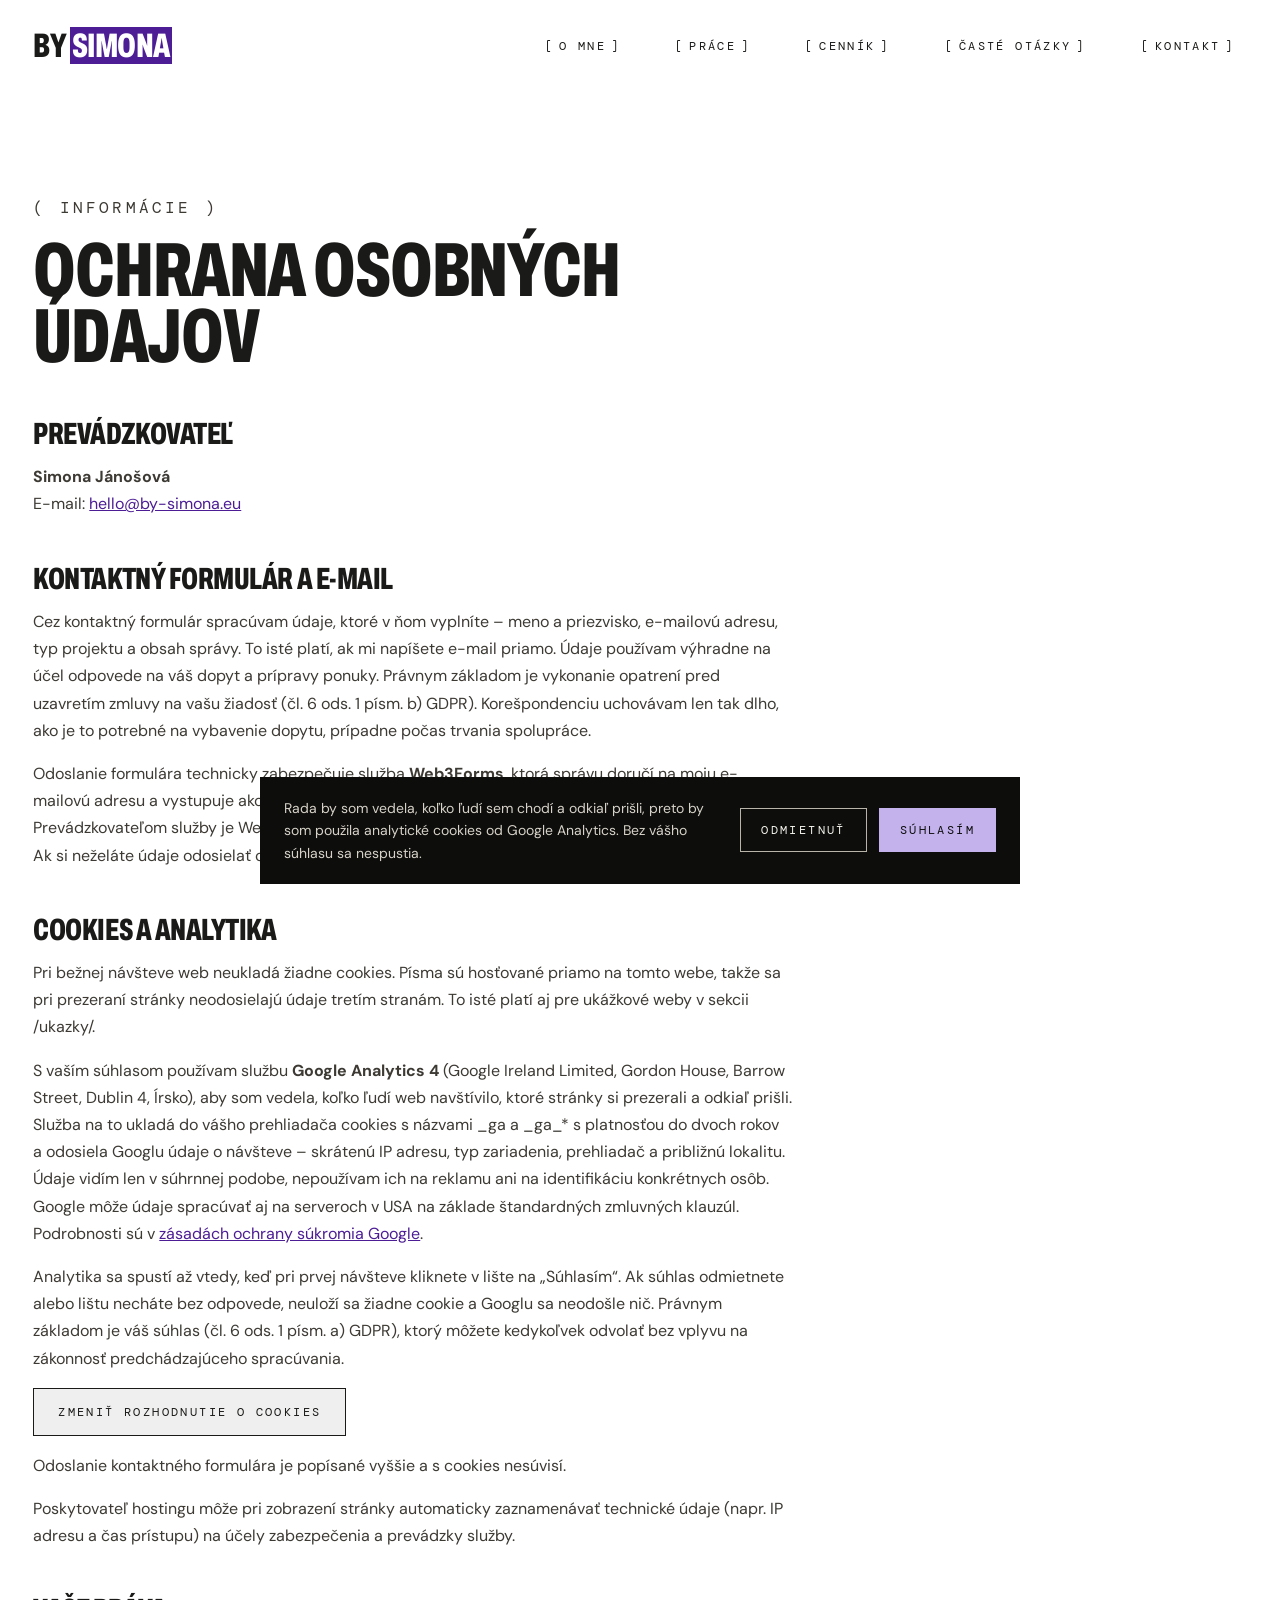
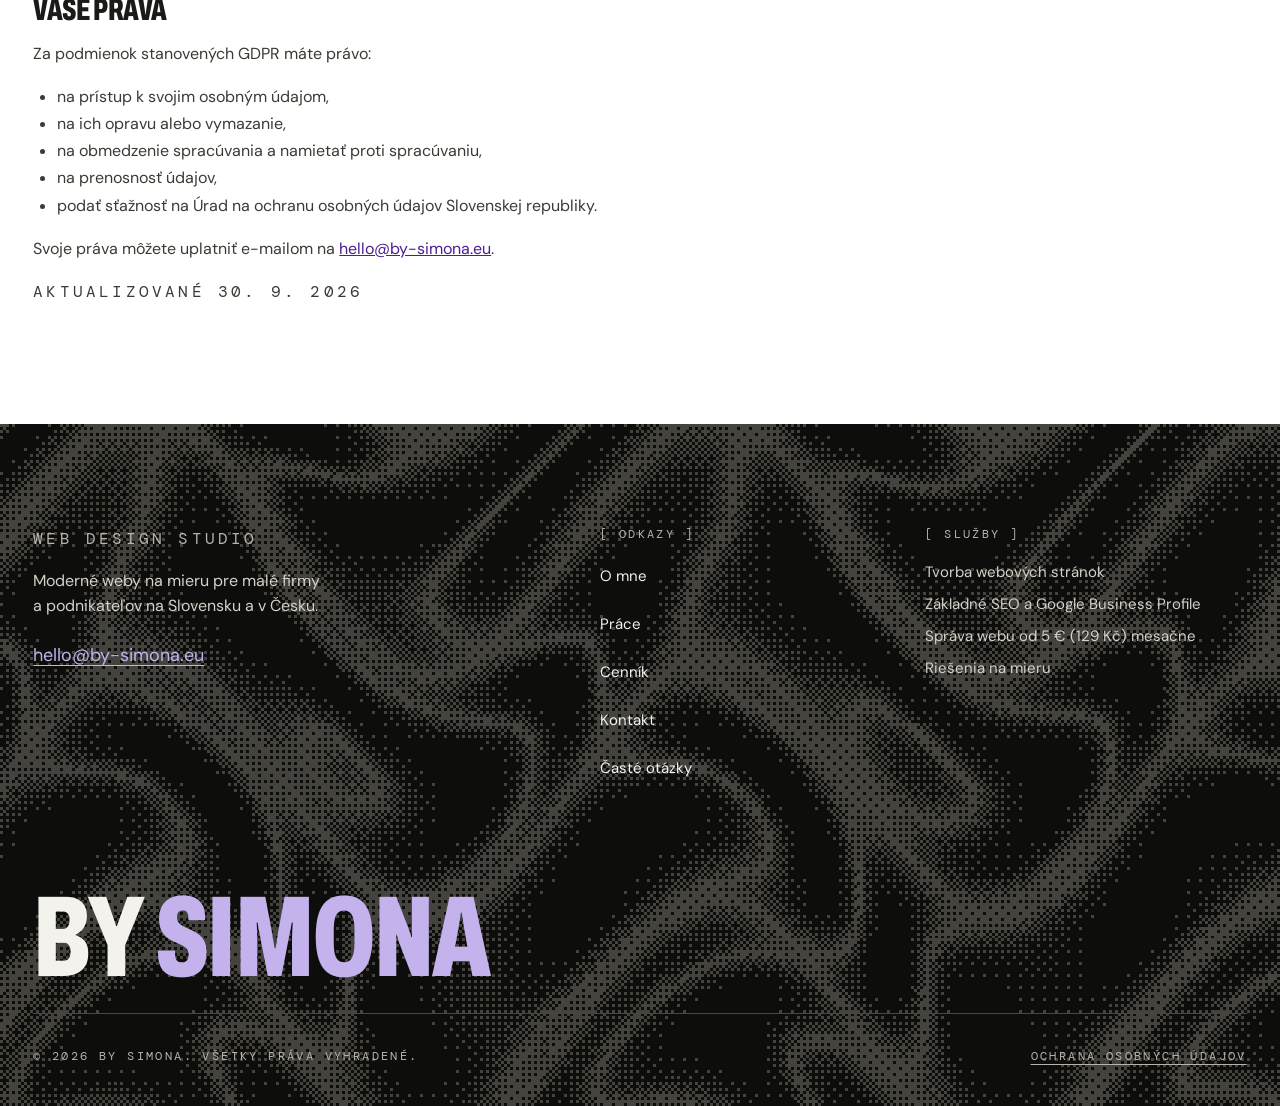
<file: ochrana-osobnych-udajov.html>
<!doctype html>
<html lang="sk">
  <head>
    <meta charset="utf-8" />
    <meta content="width=device-width,initial-scale=1" name="viewport" />
    <meta content="#ffffff" name="theme-color" />
    <title>Ochrana osobných údajov | by simona</title>
    <meta content="Informácie o spracúvaní osobných údajov na webe by simona – kontaktný formulár, cookies a vaše práva." name="description" />
    <link href="https://by-simona.eu/ochrana-osobnych-udajov.html" rel="canonical" />
    <link href="favicon.svg" rel="icon" type="image/svg+xml" />

    <meta property="og:type" content="website" />
    <meta property="og:locale" content="sk_SK" />
    <meta property="og:site_name" content="by simona." />
    <meta property="og:url" content="https://by-simona.eu/ochrana-osobnych-udajov.html" />
    <meta property="og:title" content="Ochrana osobných údajov | by simona" />
    <meta property="og:description" content="Informácie o spracúvaní osobných údajov na webe by simona – kontaktný formulár, cookies a vaše práva." />
    <meta
      property="og:image"
      content="https://by-simona.eu/assets/og-image.jpg"
    />
    <meta property="og:image:width" content="1200" />
    <meta property="og:image:height" content="800" />
    <meta name="twitter:card" content="summary_large_image" />

    <link
      rel="preload"
      href="fonts/archivo-latin.woff2"
      as="font"
      type="font/woff2"
      crossorigin
    />
    <link
      rel="preload"
      href="fonts/dm-sans-latin.woff2"
      as="font"
      type="font/woff2"
      crossorigin
    />
    <link
      rel="preload"
      href="fonts/dm-mono-latin.woff2"
      as="font"
      type="font/woff2"
      crossorigin
    />
    <link href="styles.css" rel="stylesheet" />
    <script defer src="main.js"></script>
    <script defer src="cookies.js"></script>
  </head>
  <body>
    <a class="skip-link mono" href="#main">Preskočiť na obsah</a>

    <header class="topbar">
      <nav class="nav" aria-label="Hlavná">
        <a class="display nav-logo" href="index.html"
          >By <span class="mark-logo">Simona</span></a
        >
        <div class="nav-links">
            <a class="mono nav-link" href="o-mne.html"
              ><span class="nav-bracket" aria-hidden="true">[</span
              ><span class="nav-label">o mne</span
              ><span class="nav-bracket" aria-hidden="true">]</span></a
            >
            <a class="mono nav-link" href="prace.html"
              ><span class="nav-bracket" aria-hidden="true">[</span
              ><span class="nav-label">práce</span
              ><span class="nav-bracket" aria-hidden="true">]</span></a
            >
            <a class="mono nav-link" href="cennik.html"
              ><span class="nav-bracket" aria-hidden="true">[</span
              ><span class="nav-label">cenník</span
              ><span class="nav-bracket" aria-hidden="true">]</span></a
            >
            <a class="mono nav-link" href="index.html#faq"
              ><span class="nav-bracket" aria-hidden="true">[</span
              ><span class="nav-label">časté otázky</span
              ><span class="nav-bracket" aria-hidden="true">]</span></a
            >
            <a class="mono nav-link" href="index.html#kontakt"
              ><span class="nav-bracket" aria-hidden="true">[</span
              ><span class="nav-label">kontakt</span
              ><span class="nav-bracket" aria-hidden="true">]</span></a
            >
        </div>
        <button
          class="nav-toggle"
          type="button"
          aria-expanded="false"
          aria-controls="mobile-nav"
          data-nav-toggle
        >
          <span class="nav-toggle-box" aria-hidden="true">
            <span class="nav-toggle-bar"></span>
            <span class="nav-toggle-bar"></span>
          </span>
          <span class="mono nav-toggle-text">menu</span>
        </button>
      </nav>
    </header>

    <nav
      class="mobile-nav"
      id="mobile-nav"
      aria-label="Mobilná navigácia"
      data-mobile-nav
      hidden
    >
      <div class="mobile-nav-head">
        <span class="display mobile-nav-logo">By <span>Simona</span></span>
        <button class="mobile-nav-close" type="button" data-nav-close>
          <span class="nav-toggle-box is-close" aria-hidden="true">
            <span class="nav-toggle-bar"></span>
            <span class="nav-toggle-bar"></span>
          </span>
          <span class="mono">zavrieť</span>
        </button>
      </div>
      <ul class="mobile-nav-list">
          <li>
            <a class="mobile-nav-link" href="o-mne.html"
              ><span class="mono mobile-nav-index">01</span
              ><span class="display">O mne</span></a
            >
          </li>
          <li>
            <a class="mobile-nav-link" href="prace.html"
              ><span class="mono mobile-nav-index">02</span
              ><span class="display">Práce</span></a
            >
          </li>
          <li>
            <a class="mobile-nav-link" href="cennik.html"
              ><span class="mono mobile-nav-index">03</span
              ><span class="display">Cenník</span></a
            >
          </li>
          <li>
            <a class="mobile-nav-link" href="index.html#faq"
              ><span class="mono mobile-nav-index">04</span
              ><span class="display">Časté otázky</span></a
            >
          </li>
          <li>
            <a class="mobile-nav-link" href="index.html#kontakt"
              ><span class="mono mobile-nav-index">05</span
              ><span class="display">Kontakt</span></a
            >
          </li>
      </ul>
      <div class="mobile-nav-foot">
        <p class="mono">voľná na spoluprácu</p>
        <a class="uline" href="mailto:hello@by-simona.eu">hello@by-simona.eu</a>
      </div>
    </nav>

    <main id="main">
      <div class="shell">
        <section class="section-plain legal" id="sukromie" aria-labelledby="legal-title">
          <p class="mono">( informácie )</p>
          <h1 class="display" id="legal-title">Ochrana osobných údajov</h1>

          <h2 class="display">Prevádzkovateľ</h2>
          <p>
            <strong>Simona Jánošová</strong><br />
            E-mail: <a href="mailto:hello@by-simona.eu">hello@by-simona.eu</a>
          </p>

          <h2 class="display">Kontaktný formulár a&nbsp;e-mail</h2>
          <p>
            Cez kontaktný formulár spracúvam údaje, ktoré v&nbsp;ňom vyplníte –
            meno a&nbsp;priezvisko, e-mailovú adresu, typ projektu a&nbsp;obsah
            správy. To isté platí, ak mi napíšete e-mail priamo. Údaje
            používam výhradne na účel odpovede na váš dopyt a&nbsp;prípravy
            ponuky. Právnym základom je vykonanie opatrení pred uzavretím
            zmluvy na vašu žiadosť (čl. 6 ods. 1 písm. b) GDPR). Korešpondenciu
            uchovávam len tak dlho, ako je to potrebné na vybavenie dopytu,
            prípadne počas trvania spolupráce.
          </p>
          <p>
            Odoslanie formulára technicky zabezpečuje služba
            <strong>Web3Forms</strong>, ktorá správu doručí na moju e-mailovú
            adresu a&nbsp;vystupuje ako sprostredkovateľ. Obsah formulára teda
            prechádza cez jej servery. Prevádzkovateľom služby je Web3Forms;
            podmienky spracúvania nájdete na
            <a
              href="https://web3forms.com/privacy"
              rel="noopener noreferrer"
              target="_blank"
              >web3forms.com/privacy</a
            >. Ak si neželáte údaje odosielať cez túto službu, napíšte mi
            prosím priamo na <a href="mailto:hello@by-simona.eu">hello@by-simona.eu</a>.
          </p>

          <h2 class="display">Cookies a&nbsp;analytika</h2>
          <p>
            Pri bežnej návšteve web neukladá žiadne cookies. Písma sú
            hosťované priamo na tomto webe, takže sa pri prezeraní stránky
            neodosielajú údaje tretím stranám. To isté platí aj pre ukážkové
            weby v&nbsp;sekcii /ukazky/.
          </p>
          <p>
            S&nbsp;vaším súhlasom používam službu
            <strong>Google Analytics 4</strong> (Google Ireland Limited,
            Gordon House, Barrow Street, Dublin 4, Írsko), aby som vedela,
            koľko ľudí web navštívilo, ktoré stránky si prezerali a&nbsp;odkiaľ
            prišli. Služba na to ukladá do vášho prehliadača cookies s&nbsp;názvami
            _ga a&nbsp;_ga_* s&nbsp;platnosťou do dvoch rokov a&nbsp;odosiela Googlu údaje
            o&nbsp;návšteve – skrátenú IP adresu, typ zariadenia, prehliadač
            a&nbsp;približnú lokalitu. Údaje vidím len v&nbsp;súhrnnej podobe,
            nepoužívam ich na reklamu ani na identifikáciu konkrétnych osôb.
            Google môže údaje spracúvať aj na serveroch v&nbsp;USA na základe
            štandardných zmluvných klauzúl. Podrobnosti sú v
            <a
              href="https://policies.google.com/privacy"
              rel="noopener noreferrer"
              target="_blank"
              >zásadách ochrany súkromia Google</a
            >.
          </p>
          <p>
            Analytika sa spustí až vtedy, keď pri prvej návšteve kliknete
            v&nbsp;lište na „Súhlasím“. Ak súhlas odmietnete alebo lištu necháte
            bez odpovede, neuloží sa žiadne cookie a&nbsp;Googlu sa neodošle nič.
            Právnym základom je váš súhlas (čl. 6 ods. 1 písm. a) GDPR), ktorý
            môžete kedykoľvek odvolať bez vplyvu na zákonnosť predchádzajúceho
            spracúvania.
          </p>
          <p>
            <button class="btn mono" data-cookie-reset type="button">
              zmeniť rozhodnutie o&nbsp;cookies
            </button>
          </p>
          <p>
            Odoslanie kontaktného formulára je popísané vyššie a&nbsp;s&nbsp;cookies
            nesúvisí.
          </p>
          <p>
            Poskytovateľ hostingu môže pri zobrazení stránky automaticky
            zaznamenávať technické údaje (napr. IP adresu a&nbsp;čas prístupu) na
            účely zabezpečenia a&nbsp;prevádzky služby.
          </p>

          <h2 class="display">Vaše práva</h2>
          <p>Za podmienok stanovených GDPR máte právo:</p>
          <ul>
            <li>na prístup k&nbsp;svojim osobným údajom,</li>
            <li>na ich opravu alebo vymazanie,</li>
            <li>na obmedzenie spracúvania a&nbsp;namietať proti spracúvaniu,</li>
            <li>na prenosnosť údajov,</li>
            <li>
              podať sťažnosť na Úrad na ochranu osobných údajov Slovenskej
              republiky.
            </li>
          </ul>
          <p>
            Svoje práva môžete uplatniť e-mailom na
            <a href="mailto:hello@by-simona.eu">hello@by-simona.eu</a>.
          </p>

          <p class="mono">aktualizované 30. 9. 2026</p>
        </section>
      </div>
    </main>

    <footer class="footer">
      <canvas class="dither" data-dither aria-hidden="true"></canvas>
      <div class="footer-inner">
        <div class="footer-top">
          <div class="footer-about">
            <p class="mono">web design studio</p>
            <p>
              Moderné weby na mieru pre malé firmy a&nbsp;podnikateľov na Slovensku a&nbsp;v&nbsp;Česku.
            </p>
            <span class="copy-mail">
              <button
                class="copy-mail-button"
                type="button"
                data-copy="hello@by-simona.eu"
                aria-describedby="copy-tip-footer"
              >
                hello@by-simona.eu
              </button>
              <span
                class="mono copy-mail-tip"
                id="copy-tip-footer"
                role="tooltip"
                >Napíšte mi</span
              >
              <span
                class="visually-hidden copy-mail-live"
                role="status"
                aria-live="polite"
              ></span>
            </span>
          </div>

          <nav class="footer-nav" aria-label="Pätička">
            <p class="mono footer-label">[ odkazy ]</p>
            <a class="footer-link" href="o-mne.html">O&nbsp;mne</a>
            <a class="footer-link" href="prace.html">Práce</a>
            <a class="footer-link" href="cennik.html">Cenník</a>
            <a class="footer-link" href="index.html#kontakt">Kontakt</a>
            <a class="footer-link" href="index.html#faq">Časté otázky</a>
          </nav>

          <div class="footer-services">
            <p class="mono footer-label">[ služby ]</p>
            <span>Tvorba webových stránok</span>
            <span>Základné SEO a&nbsp;Google Business Profile</span>
            <span>Správa webu od 5 € (129 Kč) mesačne</span>
            <span>Riešenia na mieru</span>
          </div>
        </div>

        <p class="display footer-word">By <span>Simona</span></p>

        <div class="footer-bottom">
          <span class="mono"
            >© <span data-year>2026</span> by simona. všetky práva
            vyhradené.</span
          >
          <div class="footer-bottom-side">
            <a
              class="mono uline footer-privacy"
              href="ochrana-osobnych-udajov.html"
              >ochrana osobných údajov</a
            >
          </div>
        </div>
      </div>
    </footer>
  </body>
</html>
</file>
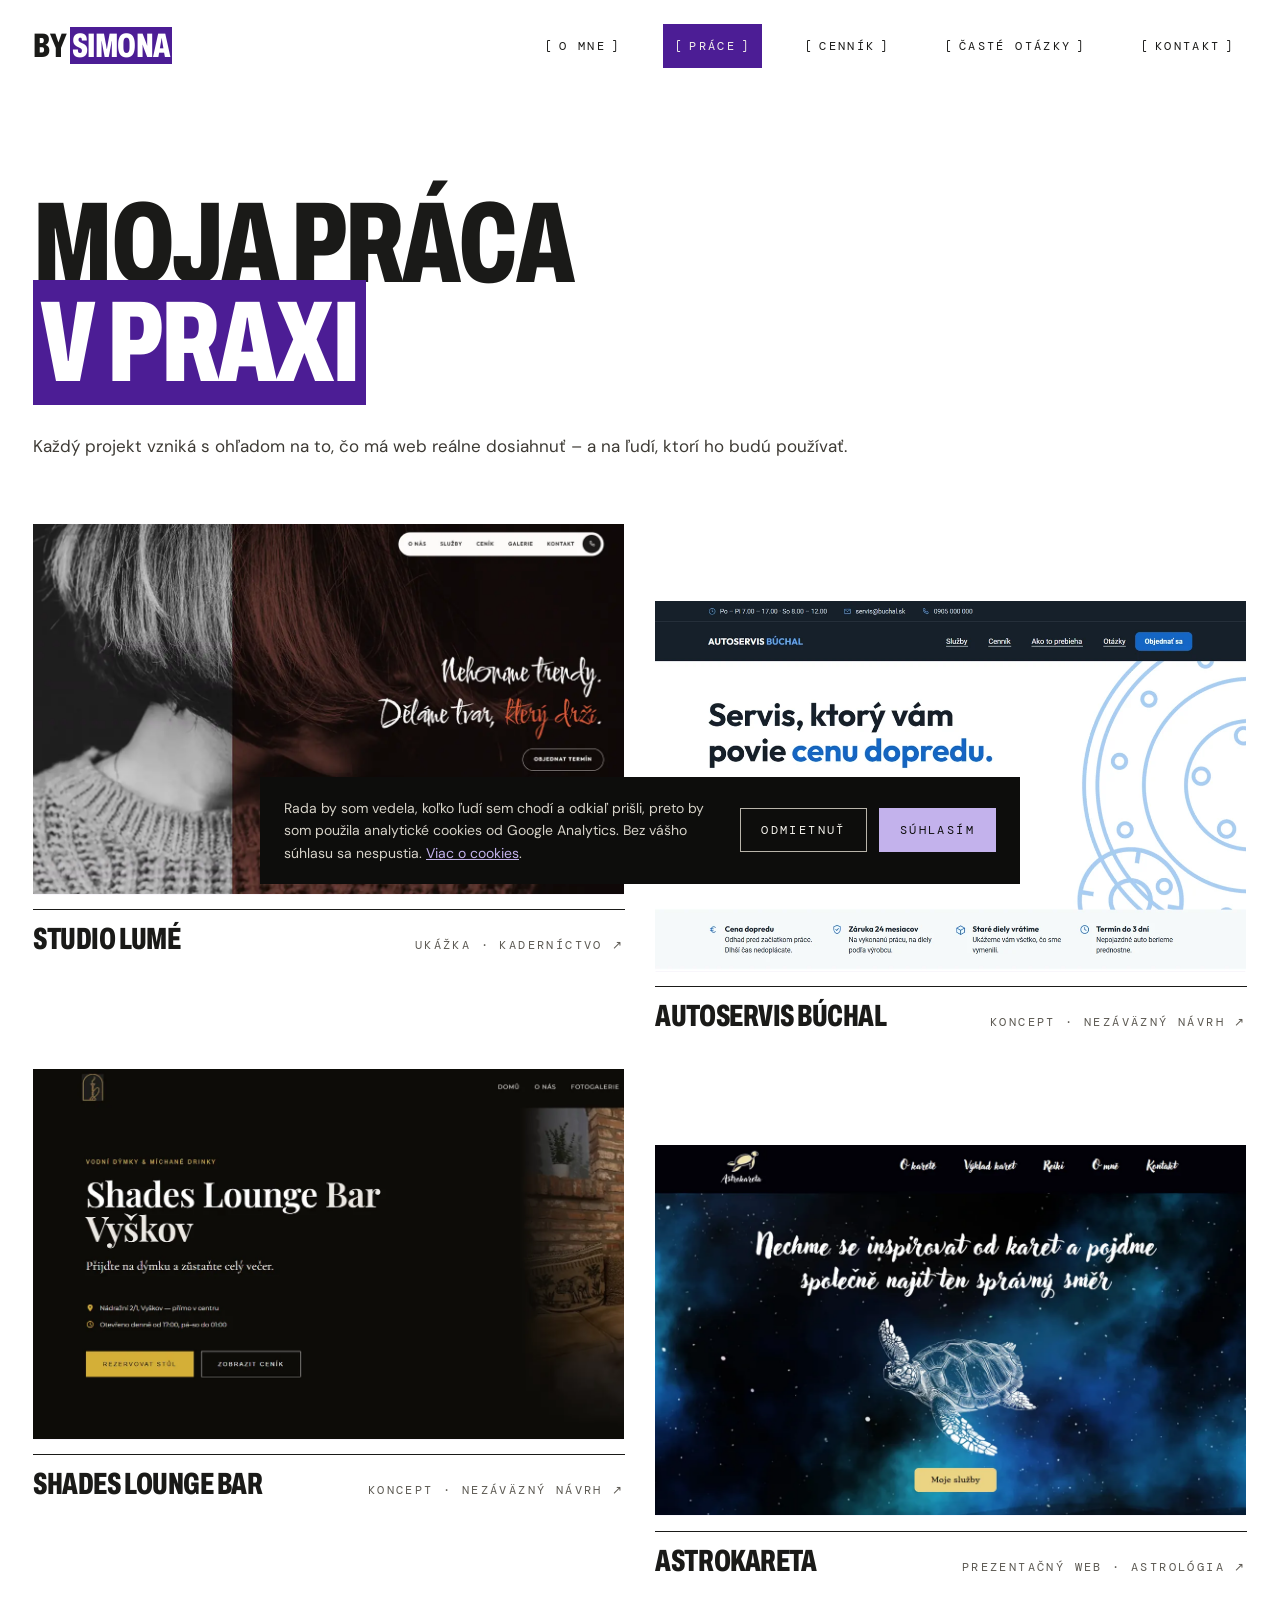
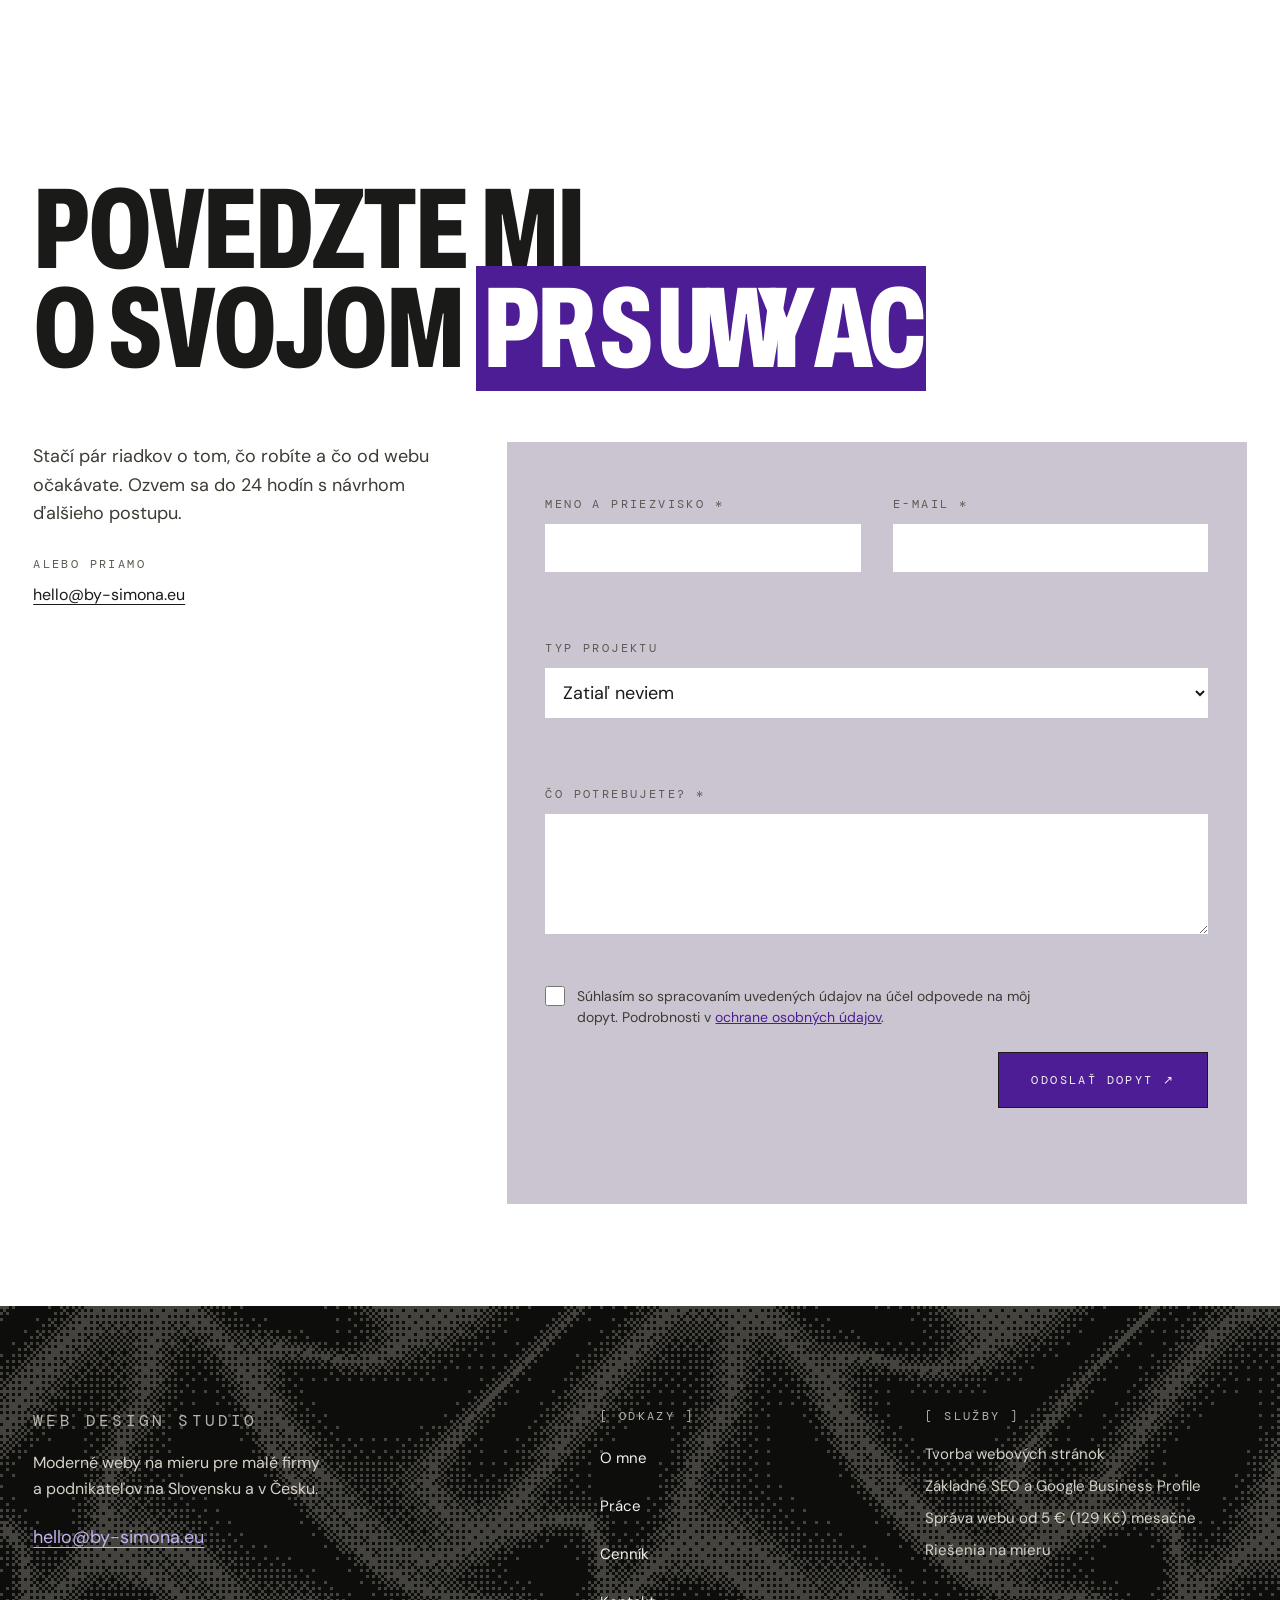
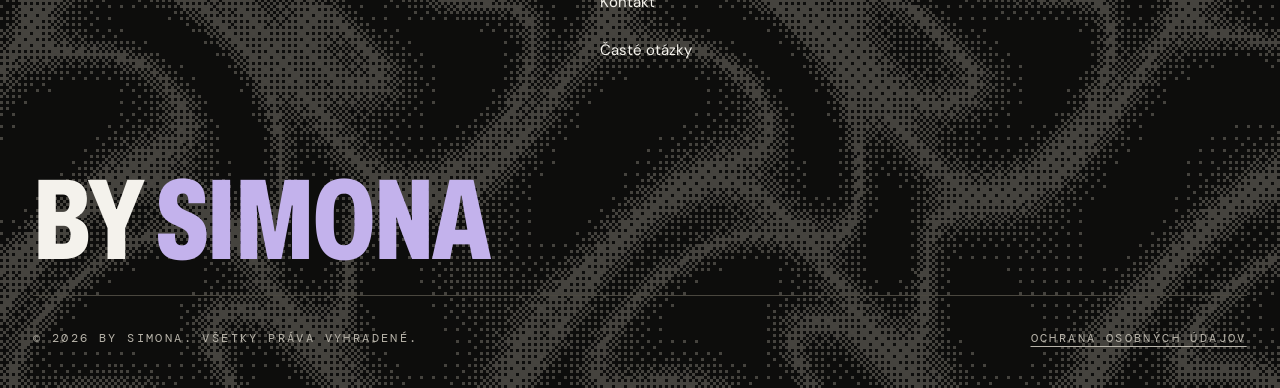
<file: prace.html>
<!doctype html>
<html lang="sk">
  <head>
    <meta charset="utf-8" />
    <meta content="width=device-width,initial-scale=1" name="viewport" />
    <meta content="#ffffff" name="theme-color" />
    <title>Moja práca v praxi | by simona</title>
    <meta content="Vybrané projekty a koncepty webových stránok – autoservis, lounge bar a astrológia." name="description" />
    <link href="https://by-simona.eu/prace.html" rel="canonical" />
    <link href="favicon.svg" rel="icon" type="image/svg+xml" />

    <meta property="og:type" content="website" />
    <meta property="og:locale" content="sk_SK" />
    <meta property="og:site_name" content="by simona." />
    <meta property="og:url" content="https://by-simona.eu/prace.html" />
    <meta property="og:title" content="Moja práca v praxi | by simona" />
    <meta property="og:description" content="Vybrané projekty a koncepty webových stránok – autoservis, lounge bar a astrológia." />
    <meta
      property="og:image"
      content="https://by-simona.eu/assets/og-image.jpg"
    />
    <meta property="og:image:width" content="1200" />
    <meta property="og:image:height" content="800" />
    <meta name="twitter:card" content="summary_large_image" />

    <link
      rel="preload"
      href="fonts/archivo-latin.woff2"
      as="font"
      type="font/woff2"
      crossorigin
    />
    <link
      rel="preload"
      href="fonts/dm-sans-latin.woff2"
      as="font"
      type="font/woff2"
      crossorigin
    />
    <link
      rel="preload"
      href="fonts/dm-mono-latin.woff2"
      as="font"
      type="font/woff2"
      crossorigin
    />
    <link href="styles.css" rel="stylesheet" />
    <script defer src="main.js"></script>
    <script defer src="cookies.js"></script>
  </head>
  <body>
    <a class="skip-link mono" href="#main">Preskočiť na obsah</a>

    <header class="topbar">
      <nav class="nav" aria-label="Hlavná">
        <a class="display nav-logo" href="index.html"
          >By <span class="mark-logo">Simona</span></a
        >
        <div class="nav-links">
            <a class="mono nav-link" href="o-mne.html"
              ><span class="nav-bracket" aria-hidden="true">[</span
              ><span class="nav-label">o mne</span
              ><span class="nav-bracket" aria-hidden="true">]</span></a
            >
            <a class="mono nav-link" href="prace.html" aria-current="page"
              ><span class="nav-bracket" aria-hidden="true">[</span
              ><span class="nav-label">práce</span
              ><span class="nav-bracket" aria-hidden="true">]</span></a
            >
            <a class="mono nav-link" href="cennik.html"
              ><span class="nav-bracket" aria-hidden="true">[</span
              ><span class="nav-label">cenník</span
              ><span class="nav-bracket" aria-hidden="true">]</span></a
            >
            <a class="mono nav-link" href="index.html#faq"
              ><span class="nav-bracket" aria-hidden="true">[</span
              ><span class="nav-label">časté otázky</span
              ><span class="nav-bracket" aria-hidden="true">]</span></a
            >
            <a class="mono nav-link" href="#kontakt"
              ><span class="nav-bracket" aria-hidden="true">[</span
              ><span class="nav-label">kontakt</span
              ><span class="nav-bracket" aria-hidden="true">]</span></a
            >
        </div>
        <button
          class="nav-toggle"
          type="button"
          aria-expanded="false"
          aria-controls="mobile-nav"
          data-nav-toggle
        >
          <span class="nav-toggle-box" aria-hidden="true">
            <span class="nav-toggle-bar"></span>
            <span class="nav-toggle-bar"></span>
          </span>
          <span class="mono nav-toggle-text">menu</span>
        </button>
      </nav>
    </header>

    <nav
      class="mobile-nav"
      id="mobile-nav"
      aria-label="Mobilná navigácia"
      data-mobile-nav
      hidden
    >
      <div class="mobile-nav-head">
        <span class="display mobile-nav-logo">By <span>Simona</span></span>
        <button class="mobile-nav-close" type="button" data-nav-close>
          <span class="nav-toggle-box is-close" aria-hidden="true">
            <span class="nav-toggle-bar"></span>
            <span class="nav-toggle-bar"></span>
          </span>
          <span class="mono">zavrieť</span>
        </button>
      </div>
      <ul class="mobile-nav-list">
          <li>
            <a class="mobile-nav-link" href="o-mne.html"
              ><span class="mono mobile-nav-index">01</span
              ><span class="display">O mne</span></a
            >
          </li>
          <li>
            <a class="mobile-nav-link" href="prace.html" aria-current="page"
              ><span class="mono mobile-nav-index">02</span
              ><span class="display">Práce</span></a
            >
          </li>
          <li>
            <a class="mobile-nav-link" href="cennik.html"
              ><span class="mono mobile-nav-index">03</span
              ><span class="display">Cenník</span></a
            >
          </li>
          <li>
            <a class="mobile-nav-link" href="index.html#faq"
              ><span class="mono mobile-nav-index">04</span
              ><span class="display">Časté otázky</span></a
            >
          </li>
          <li>
            <a class="mobile-nav-link" href="#kontakt"
              ><span class="mono mobile-nav-index">05</span
              ><span class="display">Kontakt</span></a
            >
          </li>
      </ul>
      <div class="mobile-nav-foot">
        <p class="mono">voľná na spoluprácu</p>
        <a class="uline" href="mailto:hello@by-simona.eu">hello@by-simona.eu</a>
      </div>
    </nav>

    <main id="main">
      <div class="shell">
        <section class="section-plain" id="portfolio" aria-labelledby="work-title">
          <div class="section-head section-head-stack">
            <h1 class="display heading-xl" id="work-title">
              Moja práca<br /><span class="mark">v&nbsp;praxi</span>
            </h1>
            <p class="lead">
              Každý projekt vzniká s&nbsp;ohľadom na to, čo má web reálne
              dosiahnuť – a&nbsp;na ľudí, ktorí ho budú používať.
            </p>
          </div>

          <div class="work-grid">
          <a
            class="work-card"
            href="https://studio-lume.by-simona.eu/"
            target="_blank"
            rel="noopener"
            aria-label="Studio Lumé – otvoriť v novom okne"
          >
            <div class="tilt-wrap">
              <div class="tilt">
                <div class="plate"></div>
                <div class="shot">
                  <img
                    src="assets/studio-lume.webp"
                    width="1600"
                    height="752"
                    alt="Náhľad ukážkového webu pre kaderníctvo Studio Lumé"
                    loading="lazy"
                  />
                  <div class="glare"></div>
                </div>
                <span class="mono badge">pozrieť ↗</span>
              </div>
            </div>
            <div class="work-meta">
              <span class="display work-name">Studio Lumé</span>
              <span class="mono">ukážka · kaderníctvo ↗</span>
            </div>
          </a>
          <a
            class="work-card"
            href="ukazky/autoservis-buchal/"
            target="_blank"
            rel="noopener"
            aria-label="Autoservis Búchal – otvoriť v novom okne"
          >
            <div class="tilt-wrap">
              <div class="tilt">
                <div class="plate"></div>
                <div class="shot">
                  <img
                    src="assets/autoservis-buchal.webp"
                    width="1600"
                    height="722"
                    alt="Náhľad konceptu webu pre Autoservis Búchal"
                    loading="lazy"
                  />
                  <div class="glare"></div>
                </div>
                <span class="mono badge">pozrieť ↗</span>
              </div>
            </div>
            <div class="work-meta">
              <span class="display work-name">Autoservis Búchal</span>
              <span class="mono">koncept · nezáväzný návrh ↗</span>
            </div>
          </a>
          <a
            class="work-card"
            href="https://sjanosov.github.io/shades-lounge-bar/"
            target="_blank"
            rel="noopener"
            aria-label="Shades Lounge Bar – otvoriť v novom okne"
          >
            <div class="tilt-wrap">
              <div class="tilt">
                <div class="plate"></div>
                <div class="shot">
                  <img
                    src="assets/shades-lounge-bar.webp"
                    width="1600"
                    height="769"
                    alt="Náhľad konceptu webu pre Shades Lounge Bar"
                    loading="lazy"
                  />
                  <div class="glare"></div>
                </div>
                <span class="mono badge">pozrieť ↗</span>
              </div>
            </div>
            <div class="work-meta">
              <span class="display work-name">Shades Lounge Bar</span>
              <span class="mono">koncept · nezáväzný návrh ↗</span>
            </div>
          </a>
          <a
            class="work-card"
            href="https://astrokareta.cz/"
            target="_blank"
            rel="noopener"
            aria-label="Astrokareta – otvoriť v novom okne"
          >
            <div class="tilt-wrap">
              <div class="tilt">
                <div class="plate"></div>
                <div class="shot">
                  <img
                    src="assets/astrokareta.webp"
                    width="1600"
                    height="770"
                    alt="Náhľad webovej stránky Astrokareta"
                    loading="lazy"
                  />
                  <div class="glare"></div>
                </div>
                <span class="mono badge">pozrieť ↗</span>
              </div>
            </div>
            <div class="work-meta">
              <span class="display work-name">Astrokareta</span>
              <span class="mono">prezentačný web · astrológia ↗</span>
            </div>
          </a>
          </div>
        </section>
      </div>

      <div class="shell">
      <section class="section" id="kontakt" aria-labelledby="contact-title">
          <h2 class="display heading-xl heading-gap" id="contact-title">
            Povedzte mi<br />o&nbsp;svojom <span class="mark">projekte</span>
          </h2>

          <div class="contact-layout">
            <div class="contact-intro">
              <p class="contact-text">
                Stačí pár riadkov o&nbsp;tom, čo robíte a&nbsp;čo od webu očakávate. Ozvem
                sa do 24 hodín s&nbsp;návrhom ďalšieho postupu.
              </p>
              <div>
                <p class="mono">alebo priamo</p>
                <span class="copy-mail">
                  <button
                    class="copy-mail-button contact-mail"
                    type="button"
                    data-copy="hello@by-simona.eu"
                    aria-describedby="copy-tip-contact"
                  >
                    hello@by-simona.eu
                  </button>
                  <span
                    class="mono copy-mail-tip"
                    id="copy-tip-contact"
                    role="tooltip"
                    >Napíšte mi</span
                  >
                  <span
                    class="visually-hidden copy-mail-live"
                    role="status"
                    aria-live="polite"
                  ></span>
                </span>
              </div>
            </div>

            <form
              class="contact-form"
              id="contact-form"
              action="https://api.web3forms.com/submit"
              method="POST"
            >
              <input
                name="access_key"
                type="hidden"
                value="12629a1a-82ec-4872-847e-479985a27a0f"
              />
              <input
                name="subject"
                type="hidden"
                value="Nový dopyt z webu by-simona.eu"
              />
              <input name="from_name" type="hidden" value="by-simona.eu" />
              <input
                class="honeypot"
                name="botcheck"
                type="checkbox"
                tabindex="-1"
                autocomplete="off"
                aria-hidden="true"
              />

              <p class="field">
                <label class="mono" for="field-name">meno a&nbsp;priezvisko *</label>
                <input
                  id="field-name"
                  name="meno"
                  type="text"
                  autocomplete="name"
                  required
                />
              </p>
              <p class="field">
                <label class="mono" for="field-mail">e-mail *</label>
                <input
                  id="field-mail"
                  name="email"
                  type="email"
                  autocomplete="email"
                  required
                />
              </p>
              <p class="field field-wide">
                <label class="mono" for="field-type">typ projektu</label>
                <select id="field-type" name="typ_projektu">
                  <option value="Neviem posúdiť">Zatiaľ neviem</option>
                  <option value="Štart – jednostránkový web">Štart</option>
                  <option value="Štandard – web do 5 podstránok">
                    Štandard
                  </option>
                  <option value="Riešenie na mieru">Na mieru</option>
                  <option value="Správa existujúceho webu">
                    Správa existujúceho webu
                  </option>
                </select>
              </p>
              <p class="field field-wide">
                <label class="mono" for="field-message"
                  >čo potrebujete? *</label
                >
                <textarea
                  id="field-message"
                  name="sprava"
                  rows="4"
                  required
                ></textarea>
              </p>

              <div class="form-foot">
                <label class="consent" for="field-consent">
                  <input
                    id="field-consent"
                    name="suhlas"
                    type="checkbox"
                    required
                  />
                  <span>
                    Súhlasím so spracovaním uvedených údajov na účel odpovede na
                    môj dopyt. Podrobnosti v
                    <a href="ochrana-osobnych-udajov.html"
                      >ochrane osobných údajov</a
                    >.
                  </span>
                </label>
                <button class="send" type="submit">odoslať dopyt ↗</button>
              </div>

              <p class="form-status" role="status" aria-live="polite"></p>
            </form>
          </div>
        </section>
      </div>
    </main>

    <footer class="footer">
      <canvas class="dither" data-dither aria-hidden="true"></canvas>
      <div class="footer-inner">
        <div class="footer-top">
          <div class="footer-about">
            <p class="mono">web design studio</p>
            <p>
              Moderné weby na mieru pre malé firmy a&nbsp;podnikateľov na Slovensku a&nbsp;v&nbsp;Česku.
            </p>
            <span class="copy-mail">
              <button
                class="copy-mail-button"
                type="button"
                data-copy="hello@by-simona.eu"
                aria-describedby="copy-tip-footer"
              >
                hello@by-simona.eu
              </button>
              <span
                class="mono copy-mail-tip"
                id="copy-tip-footer"
                role="tooltip"
                >Napíšte mi</span
              >
              <span
                class="visually-hidden copy-mail-live"
                role="status"
                aria-live="polite"
              ></span>
            </span>
          </div>

          <nav class="footer-nav" aria-label="Pätička">
            <p class="mono footer-label">[ odkazy ]</p>
            <a class="footer-link" href="o-mne.html">O&nbsp;mne</a>
            <a class="footer-link" href="prace.html">Práce</a>
            <a class="footer-link" href="cennik.html">Cenník</a>
            <a class="footer-link" href="#kontakt">Kontakt</a>
            <a class="footer-link" href="index.html#faq">Časté otázky</a>
          </nav>

          <div class="footer-services">
            <p class="mono footer-label">[ služby ]</p>
            <span>Tvorba webových stránok</span>
            <span>Základné SEO a&nbsp;Google Business Profile</span>
            <span>Správa webu od 5 € (129 Kč) mesačne</span>
            <span>Riešenia na mieru</span>
          </div>
        </div>

        <p class="display footer-word">By <span>Simona</span></p>

        <div class="footer-bottom">
          <span class="mono"
            >© <span data-year>2026</span> by simona. všetky práva
            vyhradené.</span
          >
          <div class="footer-bottom-side">
            <a
              class="mono uline footer-privacy"
              href="ochrana-osobnych-udajov.html"
              >ochrana osobných údajov</a
            >
          </div>
        </div>
      </div>
    </footer>
  </body>
</html>
</file>
<file: styles.css>
@font-face {
  font-family: "Archivo";
  font-style: normal;
  font-weight: 400 900;
  font-stretch: 62% 125%;
  font-display: swap;
  src: url("fonts/archivo-latin-ext.woff2") format("woff2");
  unicode-range: U+0100-02BA, U+02BD-02C5, U+02C7-02CC, U+02CE-02D7, U+02DD-02FF, U+0304, U+0308, U+0329, U+1D00-1DBF, U+1E00-1E9F, U+1EF2-1EFF, U+2020, U+20A0-20AB, U+20AD-20C4, U+2113, U+2C60-2C7F, U+A720-A7FF;
}
@font-face {
  font-family: "Archivo";
  font-style: normal;
  font-weight: 400 900;
  font-stretch: 62% 125%;
  font-display: swap;
  src: url("fonts/archivo-latin.woff2") format("woff2");
  unicode-range: U+0000-00FF, U+0131, U+0152-0153, U+02BB-02BC, U+02C6, U+02DA, U+02DC, U+0304, U+0308, U+0329, U+2000-206F, U+20AC, U+2122, U+2191, U+2193, U+2212, U+2215, U+FEFF, U+FFFD;
}
@font-face {
  font-family: "DM Mono";
  font-style: normal;
  font-weight: 400;
  font-display: swap;
  src: url("fonts/dm-mono-latin-ext.woff2") format("woff2");
  unicode-range: U+0100-02BA, U+02BD-02C5, U+02C7-02CC, U+02CE-02D7, U+02DD-02FF, U+0304, U+0308, U+0329, U+1D00-1DBF, U+1E00-1E9F, U+1EF2-1EFF, U+2020, U+20A0-20AB, U+20AD-20C4, U+2113, U+2C60-2C7F, U+A720-A7FF;
}
@font-face {
  font-family: "DM Mono";
  font-style: normal;
  font-weight: 400;
  font-display: swap;
  src: url("fonts/dm-mono-latin.woff2") format("woff2");
  unicode-range: U+0000-00FF, U+0131, U+0152-0153, U+02BB-02BC, U+02C6, U+02DA, U+02DC, U+0304, U+0308, U+0329, U+2000-206F, U+20AC, U+2122, U+2191, U+2193, U+2212, U+2215, U+FEFF, U+FFFD;
}
@font-face {
  font-family: "DM Mono";
  font-style: normal;
  font-weight: 500;
  font-display: swap;
  src: url("fonts/dm-mono-500-latin-ext.woff2") format("woff2");
  unicode-range: U+0100-02BA, U+02BD-02C5, U+02C7-02CC, U+02CE-02D7, U+02DD-02FF, U+0304, U+0308, U+0329, U+1D00-1DBF, U+1E00-1E9F, U+1EF2-1EFF, U+2020, U+20A0-20AB, U+20AD-20C4, U+2113, U+2C60-2C7F, U+A720-A7FF;
}
@font-face {
  font-family: "DM Mono";
  font-style: normal;
  font-weight: 500;
  font-display: swap;
  src: url("fonts/dm-mono-500-latin.woff2") format("woff2");
  unicode-range: U+0000-00FF, U+0131, U+0152-0153, U+02BB-02BC, U+02C6, U+02DA, U+02DC, U+0304, U+0308, U+0329, U+2000-206F, U+20AC, U+2122, U+2191, U+2193, U+2212, U+2215, U+FEFF, U+FFFD;
}
@font-face {
  font-family: "DM Sans";
  font-style: normal;
  font-weight: 400 700;
  font-display: swap;
  src: url("fonts/dm-sans-latin-ext.woff2") format("woff2");
  unicode-range: U+0100-02BA, U+02BD-02C5, U+02C7-02CC, U+02CE-02D7, U+02DD-02FF, U+0304, U+0308, U+0329, U+1D00-1DBF, U+1E00-1E9F, U+1EF2-1EFF, U+2020, U+20A0-20AB, U+20AD-20C0, U+2113, U+2C60-2C7F, U+A720-A7FF;
}
@font-face {
  font-family: "DM Sans";
  font-style: normal;
  font-weight: 400 700;
  font-display: swap;
  src: url("fonts/dm-sans-latin.woff2") format("woff2");
  unicode-range: U+0000-00FF, U+0131, U+0152-0153, U+02BB-02BC, U+02C6, U+02DA, U+02DC, U+0304, U+0308, U+0329, U+2000-206F, U+20AC, U+2122, U+2191, U+2193, U+2212, U+2215, U+FEFF, U+FFFD;
}
:root {
  --ink: #1a1a18;
  --panel: #ffffff;
  --paper: #eeeae2;
  --dark: #0d0d0c;
  --accent: #4c1d95;
  --accent-soft: #c3b2ec;
  --wine: #8c2f39;
  --grey: #5d5a53;
  --grey-dark: #4a473f;
  --grey-text: #3d3a34;
  --light: #f4f2ec;
  --light-soft: #d6d2c8;
  --light-mute: #b8b4aa;
  --rule-soft: #d9d5cc;
  --gutter: clamp(20px, 2.6vw, 40px);
  --shell: 1400px;
  --section-y: clamp(56px, 8vw, 112px);
  --head-gap: clamp(40px, 5vw, 72px);
  --gap-lg: clamp(32px, 5vw, 80px);
  --stack-gap: 28px;
  --edge: max(var(--gutter), calc(50% - var(--shell) / 2 + var(--gutter)));
  --h2: clamp(40px, 9vw, 140px);
}

*,
*::before,
*::after {
  box-sizing: border-box;
}

html {
  scroll-behavior: smooth;
  background: var(--panel);
}

body {
  margin: 0;
  background: var(--panel);
  color: var(--ink);
  font-family: "DM Sans", system-ui, sans-serif;
  font-size: 16px;
  overflow-x: clip;
}
body.is-locked {
  overflow: hidden;
}

img {
  max-width: 100%;
}

a {
  color: var(--accent);
}
a:hover {
  color: var(--ink);
}

:focus-visible {
  outline: 2px solid var(--ink);
  outline-offset: 3px;
}

.footer :focus-visible {
  outline-color: var(--accent-soft);
}

.mono {
  font-family: "DM Mono", ui-monospace, monospace;
  font-size: 12px;
  font-weight: 400;
  letter-spacing: 0.2em;
  text-transform: uppercase;
  color: var(--grey);
}

.display {
  font-family: "Archivo", "Arial Narrow", sans-serif;
  font-variation-settings: "wdth" 64, "wght" 800;
  font-weight: 800;
  letter-spacing: -0.015em;
  line-height: 0.86;
  text-transform: uppercase;
}

.uline {
  text-decoration: underline;
  text-underline-offset: 4px;
  text-decoration-thickness: 1px;
}
.uline .scramble-letter {
  text-decoration: underline;
  text-decoration-thickness: 1px;
}

.skip-link {
  position: absolute;
  left: -9999px;
  top: 0;
  z-index: 20;
  padding: 12px 20px;
  background: var(--ink);
  color: var(--panel);
  text-decoration: none;
}
.skip-link:focus {
  left: 8px;
  top: 8px;
}

.shell {
  max-width: var(--shell);
  margin: 0 auto;
  padding: 0 var(--gutter);
  background: var(--panel);
}

.section,
.section-plain {
  padding: var(--section-y) 0;
}

.section-head {
  display: flex;
  flex-wrap: wrap;
  align-items: flex-end;
  justify-content: space-between;
  gap: 40px;
  margin-bottom: var(--head-gap);
}

.section-head-stack {
  flex-direction: column;
  align-items: flex-start;
}

.mark {
  background: var(--accent);
  color: var(--panel);
  padding: 0 0.06em;
  white-space: nowrap;
}

.scramble-letter {
  display: inline-block;
  text-align: center;
}

.mark-logo {
  background: var(--accent);
  color: var(--panel);
  padding: 0 0.06em;
}

.heading-xl {
  margin: 0;
  font-size: var(--h2);
}

.heading-gap {
  margin-bottom: var(--head-gap);
}

.lead {
  margin: 0;
  font-size: 17px;
  line-height: 1.6;
  color: var(--grey-text);
}

.note-stack {
  margin: 0;
  max-width: 300px;
  line-height: 2;
  letter-spacing: 0.14em;
  color: var(--grey-dark);
}

.nav-link {
  display: inline-flex;
  align-items: center;
  min-height: 44px;
  padding: 0 12px;
  text-decoration: none;
  color: var(--ink);
}
.nav-link:hover {
  color: var(--ink);
}
.nav-link[aria-current=page] {
  background: var(--accent);
  color: var(--light);
}
@media (hover: hover) and (pointer: fine) {
  .nav-link:hover .nav-bracket {
    transform: translateX(var(--spread));
  }
}
.nav-link:focus-visible .nav-bracket {
  transform: translateX(var(--spread));
}
.nav-link:focus-visible .nav-bracket {
  --spread: 10px;
}
.nav-link:focus-visible .nav-bracket:first-child {
  --spread: -10px;
}

.nav-bracket {
  --spread: 6px;
  display: inline-block;
  transition: transform 0.25s cubic-bezier(0.2, 0.7, 0.2, 1);
}
.nav-bracket:first-child {
  --spread: -6px;
}

.nav-label {
  padding: 0 0.4em;
}

.nav-links {
  display: flex;
  flex-wrap: wrap;
  justify-content: flex-end;
  align-items: center;
  margin-left: auto;
  gap: 8px clamp(16px, 2.4vw, 36px);
}

.nav-toggle {
  display: none;
  align-items: center;
  gap: 12px;
  margin-left: auto;
  min-height: 44px;
  padding: 0 16px;
  background: transparent;
  border: 1px solid var(--ink);
  border-radius: 0;
  color: var(--ink);
  cursor: pointer;
  transition: transform 0.12s cubic-bezier(0.2, 0.7, 0.2, 1);
}
.nav-toggle:active {
  transform: scale(0.97);
}

.nav-toggle-box {
  position: relative;
  display: block;
  width: 20px;
  height: 12px;
}

.nav-toggle-bar {
  position: absolute;
  left: 0;
  width: 100%;
  height: 2px;
  background: currentColor;
  transition: transform 0.3s cubic-bezier(0.2, 0.7, 0.2, 1), top 0.3s cubic-bezier(0.2, 0.7, 0.2, 1);
}
.nav-toggle-bar:first-child {
  top: 0;
}
.nav-toggle-bar:last-child {
  top: 10px;
}

.nav-toggle[aria-expanded=true] .nav-toggle-bar:first-child,
.nav-toggle-box.is-close .nav-toggle-bar:first-child {
  top: 5px;
  transform: rotate(45deg);
}

.nav-toggle[aria-expanded=true] .nav-toggle-bar:last-child,
.nav-toggle-box.is-close .nav-toggle-bar:last-child {
  top: 5px;
  transform: rotate(-45deg);
}

.mobile-nav {
  position: fixed;
  inset: 0;
  z-index: 40;
  display: flex;
  flex-direction: column;
  padding: 24px var(--gutter) clamp(32px, 6vh, 64px);
  background: var(--dark);
  color: var(--light);
  overflow-y: auto;
  opacity: 0;
  transform: translateY(-14px);
  transition: opacity 0.35s cubic-bezier(0.2, 0.7, 0.2, 1), transform 0.35s cubic-bezier(0.2, 0.7, 0.2, 1);
}
.mobile-nav[hidden] {
  display: none;
}
.mobile-nav.is-open {
  opacity: 1;
  transform: none;
}
.mobile-nav :focus-visible {
  outline-color: var(--accent-soft);
}

.mobile-nav-head {
  display: flex;
  align-items: center;
  justify-content: space-between;
  gap: 20px;
}

.mobile-nav-logo {
  font-size: 28px;
  line-height: 1;
}
.mobile-nav-logo span {
  color: var(--accent-soft);
}

.mobile-nav-close {
  display: inline-flex;
  align-items: center;
  gap: 12px;
  min-height: 44px;
  padding: 0 16px;
  background: transparent;
  border: 1px solid var(--light);
  border-radius: 0;
  color: var(--light);
  cursor: pointer;
  transition: background-color 0.2s ease, color 0.2s ease, transform 0.12s cubic-bezier(0.2, 0.7, 0.2, 1);
}
.mobile-nav-close:hover {
  background: var(--light);
  color: var(--dark);
}
.mobile-nav-close:active {
  transform: scale(0.97);
}

.mobile-nav-list {
  margin: auto 0;
  padding: 0;
  list-style: none;
  display: flex;
  flex-direction: column;
}
.mobile-nav-list li {
  border-bottom: 1px solid var(--grey-dark);
  opacity: 0;
  transform: translateY(18px);
  transition: opacity 0.4s cubic-bezier(0.2, 0.7, 0.2, 1), transform 0.4s cubic-bezier(0.2, 0.7, 0.2, 1);
}

.mobile-nav.is-open .mobile-nav-list li {
  opacity: 1;
  transform: none;
}

.mobile-nav-link {
  display: flex;
  align-items: baseline;
  gap: 20px;
  padding: 16px 0;
  min-height: 44px;
  color: var(--light);
  text-decoration: none;
}
.mobile-nav-link .display {
  font-size: clamp(32px, 11vw, 56px);
}
.mobile-nav-link:hover, .mobile-nav-link:focus-visible {
  color: var(--accent-soft);
}

.mobile-nav-index {
  color: var(--light-mute);
}

.mobile-nav-foot {
  opacity: 0;
  transition: opacity 0.4s cubic-bezier(0.2, 0.7, 0.2, 1) 0.4s;
}
.mobile-nav-foot .mono {
  margin: 0 0 8px;
  color: var(--light-mute);
}
.mobile-nav-foot a {
  font-size: 20px;
  color: var(--accent-soft);
}

.mobile-nav.is-open .mobile-nav-foot {
  opacity: 1;
}

.topbar {
  max-width: var(--shell);
  margin: 0 auto;
  padding: 24px var(--gutter);
  background: var(--panel);
}

.nav {
  display: flex;
  flex-wrap: wrap;
  align-items: center;
  gap: 12px clamp(16px, 2.4vw, 36px);
}

.nav-logo {
  font-size: clamp(26px, 3vw, 34px);
  line-height: 1;
  color: var(--ink);
  text-decoration: none;
}

.hero {
  position: relative;
  container-type: inline-size;
  --title-size: min(24.3cqi, 36vh);
  display: flex;
  flex-direction: column;
  max-width: var(--shell);
  height: 100vh;
  height: 100svh;
  min-height: -moz-min-content;
  min-height: min-content;
  margin: 0 auto;
  padding: 28px var(--gutter) var(--section-y);
  background: var(--panel);
}

.hero-word {
  color: var(--accent);
}

.pixel-layer {
  position: absolute;
  inset: 0;
  width: 100%;
  height: 100%;
  pointer-events: none;
}
.pixel-layer.is-done {
  opacity: 0;
  transition: opacity 0.42s linear;
}

.is-pixel-hold > *:not(.pixel-layer) {
  visibility: hidden;
}

.is-scramble-hold {
  visibility: hidden;
}

.hero-layer {
  position: relative;
}

.hero-head {
  z-index: 3;
}

.hero-nav {
  display: flex;
  flex-wrap: wrap;
  align-items: flex-start;
  gap: 8px clamp(20px, 3vw, 44px);
  padding-bottom: clamp(28px, 4vw, 48px);
}

.hero-logo {
  font-size: clamp(26px, 3vw, 34px);
  line-height: 1;
  color: var(--ink);
  text-decoration: none;
}

.hero-stage {
  z-index: 5;
  pointer-events: none;
}

.hero-title {
  position: relative;
  margin: 0;
  font-size: clamp(44px, 19.5vw, 288px);
  font-size: var(--title-size);
  line-height: 0.84;
  white-space: nowrap;
  color: var(--ink);
}

.hero-space {
  display: inline-block;
  width: 0.22em;
}

.hero-middle {
  z-index: 2;
  flex: 1 1 auto;
  min-height: 0;
  display: flex;
  flex-wrap: wrap;
  align-items: flex-end;
  justify-content: flex-start;
  gap: clamp(20px, 3vw, 40px);
  margin-top: clamp(-24px, -1.8vw, 0px);
}

.hero-portrait {
  flex: 0 1 340px;
  min-width: 200px;
  perspective: 900px;
}

.portrait-3d {
  position: relative;
  transform-style: preserve-3d;
  transition: transform 0.35s cubic-bezier(0.2, 0.7, 0.2, 1);
  will-change: transform;
}

.portrait-frame {
  position: relative;
  transform: translateZ(30px);
}
.portrait-frame .pixel-layer {
  filter: contrast(1.1);
}
.portrait-frame img {
  display: block;
  width: 100%;
  height: auto;
  aspect-ratio: 1/1;
  -o-object-fit: cover;
     object-fit: cover;
  filter: contrast(1.1);
}

.hero-claim {
  flex: 1 1 240px;
  min-width: 0;
  display: flex;
  align-items: center;
}
.hero-claim p {
  margin: 0;
  line-height: 2;
  letter-spacing: 0.14em;
  color: var(--grey-dark);
}

.hero-foot {
  z-index: 2;
  display: flex;
  align-items: center;
  min-height: clamp(140px, 18vw, 226px);
  margin: 0 calc(50% - 50vw) calc(-1 * var(--section-y));
  padding: clamp(24px, 3vw, 40px) calc(50vw - 50%);
  background: var(--dark);
  color: var(--light);
}
.hero-foot .mono {
  color: var(--light-soft);
}
.hero-foot :focus-visible {
  outline-color: var(--accent-soft);
}

.hero-foot-row {
  width: 100%;
  display: flex;
  flex-wrap: wrap;
  align-items: flex-end;
  gap: 24px;
  margin-top: 0;
}

.hero-mail {
  flex: 1 1 260px;
  min-width: 0;
}
.hero-mail p {
  margin: 0 0 8px;
}
.hero-mail a {
  display: inline-block;
  padding: 4px 0;
  font-size: clamp(16px, 1.7vw, 22px);
  font-weight: 500;
  color: var(--light);
}

.hero-latest {
  flex: 0 1 auto;
  text-align: right;
}
.hero-latest p {
  margin: 0 0 8px;
}
.hero-latest a {
  display: inline-block;
  padding: 8px 0;
  font-size: clamp(18px, 2.2vw, 30px);
  color: var(--accent);
  text-decoration: none;
  font-variation-settings: "wdth" 72, "wght" 800;
  transition: color 0.25s cubic-bezier(0.2, 0.7, 0.2, 1);
}
.hero-latest a:hover, .hero-latest a:focus-visible {
  color: var(--accent-soft);
}

.services-grid {
  display: grid;
  grid-template-columns: 1fr;
}

.service {
  display: flex;
  flex-direction: column;
  gap: 20px;
  padding: 28px 0 36px;
  border-bottom: 1px solid var(--rule-soft);
}
.service:last-child {
  border-bottom: 0;
}
.service h3 {
  margin: 0;
  font-size: clamp(28px, 2.6vw, 38px);
}
.service p {
  margin: 0;
}

@media (min-width: 761px) and (max-width: 1039.9px) {
  .services-grid {
    grid-template-columns: repeat(2, 1fr);
  }
  .service {
    padding: 28px 28px 36px;
    border-right: 1px solid var(--rule-soft);
  }
  .service:nth-child(odd) {
    padding-left: 0;
  }
  .service:nth-child(even) {
    padding-right: 0;
    border-right: 0;
  }
  .service:nth-last-child(-n+2) {
    border-bottom: 0;
  }
}
@media (min-width: 1040px) {
  .services-grid {
    grid-template-columns: repeat(4, 1fr);
  }
  .service {
    padding: 28px 28px 36px;
    border-right: 1px solid var(--rule-soft);
    border-bottom: 0;
  }
  .service:first-child {
    padding-left: 0;
  }
  .service:last-child {
    padding-right: 0;
    border-right: 0;
  }
}
.service-text {
  font-size: 16px;
  line-height: 1.6;
  color: var(--grey-text);
}

.band {
  background: var(--dark);
  color: var(--light);
}

.band-visual {
  position: relative;
  overflow: hidden;
}

.tiles {
  display: grid;
  grid-template-columns: repeat(16, minmax(0, 1fr));
}

.tile {
  position: relative;
  aspect-ratio: 1/1;
}

.tile-hot {
  position: absolute;
  inset: 0;
  opacity: 0;
  transition: opacity 0.4s ease;
  pointer-events: none;
}
.tile-hot.is-hot {
  opacity: 1;
}

.is-dark {
  background-color: var(--dark);
}

.is-accent {
  background-color: var(--accent);
}

.is-stone {
  background-color: #c9c6bf;
}

.is-glow-tl {
  background-color: var(--dark);
  background-image: radial-gradient(circle at 0% 0%, var(--accent), rgba(13, 13, 12, 0) 72%);
}

.is-glow-br {
  background-color: var(--dark);
  background-image: radial-gradient(circle at 100% 100%, var(--accent), rgba(13, 13, 12, 0) 72%);
}

.is-glow-r {
  background-color: var(--dark);
  background-image: radial-gradient(circle at 100% 50%, var(--accent), rgba(13, 13, 12, 0) 72%);
}

.grain {
  position: absolute;
  inset: 0;
  width: 100%;
  height: 100%;
  pointer-events: none;
  mix-blend-mode: overlay;
  opacity: 0.45;
}

.band-title-wrap {
  position: absolute;
  inset: 0;
  display: flex;
  flex-direction: column;
  justify-content: center;
  padding: 0 var(--edge);
  pointer-events: none;
}

.band-title {
  margin: 0;
  font-size: var(--h2);
  line-height: 0.92;
  color: var(--light);
}

.glitch {
  position: relative;
  display: inline-block;
  background: var(--dark);
  padding: 0.04em 0.1em;
}
.glitch::before, .glitch::after {
  content: attr(data-text);
  content: attr(data-text)/"";
  position: absolute;
  left: 0;
  top: 0;
  width: 100%;
  height: 100%;
  box-sizing: border-box;
  padding: 0.04em 0.1em;
  background: var(--dark);
  clip-path: inset(0 0 100% 0);
  pointer-events: none;
}

@keyframes glitch-a {
  0%, 84%, 100% {
    clip-path: inset(0 0 100% 0);
    transform: none;
  }
  86% {
    clip-path: inset(8% 0 64% 0);
    transform: translateX(-0.07em);
  }
  89% {
    clip-path: inset(52% 0 22% 0);
    transform: translateX(0.09em);
  }
  92% {
    clip-path: inset(28% 0 48% 0);
    transform: translate(-0.04em, 0.05em);
  }
  95% {
    clip-path: inset(70% 0 6% 0);
    transform: translateX(0.05em);
  }
}
@keyframes glitch-b {
  0%, 85%, 100% {
    clip-path: inset(0 0 100% 0);
    transform: none;
  }
  87% {
    clip-path: inset(40% 0 38% 0);
    transform: translate(0.11em, 0.06em);
  }
  90% {
    clip-path: inset(0 0 78% 0);
    transform: translateX(-0.06em);
  }
  93% {
    clip-path: inset(60% 0 14% 0);
    transform: translate(0.04em, 0.09em);
  }
}
@media (hover: hover) and (pointer: fine) {
  .band:hover .glitch::before {
    animation: glitch-a 0.9s steps(1) 1;
  }
  .band:hover .glitch::after {
    animation: glitch-b 0.9s steps(1) 1;
  }
}
.band-body {
  display: flex;
  flex-wrap: wrap;
  gap: var(--gap-lg);
  align-items: flex-start;
  padding: var(--section-y) var(--edge);
}

.band-copy {
  flex: 1 1 460px;
  min-width: 0;
}
.band-copy .band-text {
  margin: 0;
  max-width: 520px;
  font-size: 17px;
  line-height: 1.65;
  color: var(--light-soft);
}
.band-copy .mono {
  margin: 24px 0 0;
  color: var(--light-mute);
  line-height: 1.9;
}

.seo-list {
  flex: 1 1 420px;
  min-width: 0;
  margin: 0;
  padding: 0;
  list-style: none;
  border-top: 1px solid var(--grey-dark);
}
.seo-list li {
  display: flex;
  gap: 20px;
  padding: 20px 0;
  border-bottom: 1px solid var(--grey-dark);
  font-size: 18px;
  line-height: 1.4;
}
.seo-list .mono {
  color: var(--accent-soft);
  padding-top: 4px;
}

.faq-layout {
  display: flex;
  flex-wrap: wrap;
  gap: var(--gap-lg);
  align-items: flex-start;
}

.faq-intro {
  flex: 1 1 420px;
  min-width: 0;
}
.faq-intro h2 {
  margin: 0 0 var(--stack-gap);
  font-size: var(--h2);
}
.faq-intro p {
  margin: 0;
  line-height: 1.9;
}
.faq-intro a {
  color: var(--accent);
}

.faq-list {
  flex: 2 1 560px;
  min-width: 0;
  border-top: 1px solid var(--ink);
}

.faq {
  border-bottom: 1px solid var(--ink);
}
.faq summary {
  list-style: none;
  cursor: pointer;
  display: flex;
  align-items: center;
  gap: 24px;
  padding: 24px 0;
  min-height: 44px;
}
.faq summary::-webkit-details-marker {
  display: none;
}
.faq[open] .faq-toggle {
  --turn: 45deg;
  background: var(--accent);
  color: var(--light);
}
@media (hover: hover) and (pointer: fine) {
  .faq summary:hover .faq-toggle {
    animation: toggle-spin 1.2s ease-in-out 1;
  }
}
.faq.is-closing .faq-toggle {
  --turn: 0deg;
  background: transparent;
  color: var(--ink);
}

@keyframes toggle-spin {
  from {
    transform: rotate(var(--turn));
  }
  to {
    transform: rotate(calc(var(--turn) + 720deg));
  }
}
.faq-index {
  color: var(--ink);
}

.faq-question {
  font-size: clamp(22px, 2.2vw, 30px);
  line-height: 1;
}

.faq-toggle {
  margin-left: auto;
  flex-shrink: 0;
  width: 44px;
  height: 44px;
  display: flex;
  align-items: center;
  justify-content: center;
  border: 1px solid var(--ink);
  font-family: "DM Mono", ui-monospace, monospace;
  font-size: 20px;
  --turn: 0deg;
  transform: rotate(var(--turn));
  transition: transform 0.25s cubic-bezier(0.2, 0.7, 0.2, 1), background 0.25s ease;
}

.faq-answer {
  margin: 0 0 var(--stack-gap);
  padding-left: clamp(0px, 5vw, 72px);
  max-width: 760px;
}
.faq-answer p {
  margin: 0 0 16px;
  font-size: 16px;
  line-height: 1.65;
  color: var(--grey-text);
}
.faq-answer p:last-child {
  margin-bottom: 0;
}

.contact-layout {
  display: flex;
  flex-wrap: wrap;
  gap: var(--gap-lg);
  align-items: flex-start;
}

.contact-intro {
  flex: 1 1 300px;
  min-width: 0;
  display: flex;
  flex-direction: column;
  gap: var(--stack-gap);
}
.contact-intro .contact-text {
  margin: 0;
  font-size: 18px;
  line-height: 1.6;
  color: var(--grey-text);
}
.contact-intro .mono {
  margin: 0 0 8px;
}

.contact-mail {
  font-size: clamp(20px, 2vw, 28px);
  font-weight: 500;
  color: var(--ink);
}

.visually-hidden {
  position: absolute;
  width: 1px;
  height: 1px;
  margin: -1px;
  padding: 0;
  overflow: hidden;
  clip-path: inset(50%);
  white-space: nowrap;
}

.copy-mail {
  position: relative;
  display: inline-block;
}

.copy-mail-button {
  font: inherit;
  font-size: inherit;
  font-weight: inherit;
  display: inline-block;
  padding: 4px 0;
  border: 0;
  background: none;
  color: inherit;
  cursor: pointer;
  text-decoration: underline;
  text-underline-offset: 4px;
  text-decoration-thickness: 1px;
  transition: transform 0.12s cubic-bezier(0.2, 0.7, 0.2, 1);
}
.copy-mail-button:active {
  transform: scale(0.97);
}

.copy-mail-tip {
  position: absolute;
  left: 0;
  top: calc(100% + 12px);
  z-index: 5;
  white-space: nowrap;
  padding: 8px 12px;
  background: var(--ink);
  color: var(--light);
  opacity: 0;
  transform: translateY(-6px);
  transition: opacity 0.2s cubic-bezier(0.2, 0.7, 0.2, 1), transform 0.2s cubic-bezier(0.2, 0.7, 0.2, 1);
  pointer-events: none;
}
.copy-mail-tip.is-done {
  background: var(--accent);
}

.copy-mail:hover .copy-mail-tip,
.copy-mail-button:focus-visible ~ .copy-mail-tip,
.copy-mail-tip.is-shown {
  opacity: 1;
  transform: none;
}

.footer .copy-mail-tip,
.mobile-nav .copy-mail-tip {
  background: var(--light);
  color: var(--dark);
}
.footer .copy-mail-tip.is-done,
.mobile-nav .copy-mail-tip.is-done {
  background: var(--accent-soft);
  color: var(--dark);
}

.contact-form {
  flex: 2 1 520px;
  min-width: 0;
  display: grid;
  grid-template-columns: repeat(auto-fit, minmax(min(240px, 100%), 1fr));
  gap: 36px 32px;
  padding: clamp(24px, 3vw, 40px);
  background: #cbc4d1;
}

.field {
  display: flex;
  flex-direction: column;
  gap: 12px;
}
.field input,
.field select,
.field textarea {
  font: inherit;
  font-size: 18px;
  color: var(--ink);
  background: var(--panel);
  border: 0;
  border-radius: 0;
  padding: 12px 14px;
  min-height: 44px;
}

.field-wide {
  grid-column: 1/-1;
}

.form-foot {
  grid-column: 1/-1;
  display: flex;
  flex-wrap: wrap;
  align-items: center;
  justify-content: space-between;
  gap: 24px;
}

.consent {
  display: flex;
  gap: 12px;
  align-items: flex-start;
  max-width: 520px;
  font-size: 14px;
  line-height: 1.5;
  color: var(--grey-text);
  cursor: pointer;
}
.consent input {
  width: 20px;
  height: 20px;
  margin: 0;
  accent-color: var(--ink);
  flex-shrink: 0;
}

.send {
  margin-left: auto;
  font-family: "DM Mono", ui-monospace, monospace;
  font-size: 12px;
  letter-spacing: 0.2em;
  text-transform: uppercase;
  border: 1px solid var(--ink);
  border-radius: 0;
  min-height: 56px;
  padding: 0 32px;
  cursor: pointer;
  color: var(--light);
  background: var(--accent);
  transition: background-color 0.2s ease, color 0.2s ease, transform 0.12s cubic-bezier(0.2, 0.7, 0.2, 1);
}
.send:hover {
  background: var(--ink);
  color: var(--panel);
}
.send:active:not(:disabled) {
  transform: scale(0.97);
}
.send:disabled {
  cursor: progress;
  opacity: 0.75;
}

.honeypot {
  position: absolute;
  left: -9999px;
  width: 1px;
  height: 1px;
  opacity: 0;
}

.form-status {
  grid-column: 1/-1;
  margin: 0;
  min-height: 1.4em;
  font-size: 15px;
  line-height: 1.5;
  color: var(--grey-text);
}
.form-status.is-error {
  color: var(--wine);
}

.work-grid {
  display: grid;
  grid-template-columns: 1fr;
  gap: clamp(28px, 3vw, 44px) clamp(20px, 2.4vw, 36px);
}

@media (min-width: 760px) {
  .work-grid {
    grid-template-columns: 1fr 1fr;
  }
}
.work-card {
  display: flex;
  flex-direction: column;
  gap: 16px;
  color: var(--ink);
  text-decoration: none;
}
.work-card:nth-child(even) {
  margin-top: clamp(0px, 6vw, 96px);
}
.work-card:hover {
  color: var(--ink);
}
.work-card:focus-visible {
  outline: none;
}
.work-card:focus-visible .tilt {
  outline: 2px solid var(--ink);
  outline-offset: 6px;
}

.tilt-wrap {
  perspective: 1100px;
}

.tilt {
  position: relative;
  transform-style: preserve-3d;
  transition: transform 0.45s cubic-bezier(0.2, 0.7, 0.2, 1);
  will-change: transform;
}
.tilt.is-live {
  transition: transform 0.08s linear;
}
@media (hover: hover) and (pointer: fine) {
  .tilt:hover .plate {
    transform: translate3d(20px, 20px, -70px);
  }
  .tilt:hover .shot {
    transform: translateZ(40px);
  }
  .tilt:hover .glare {
    opacity: 1;
  }
  .tilt:hover .badge {
    opacity: 1;
    transform: translateZ(90px) scale(1);
  }
}

.plate {
  position: absolute;
  inset: 0;
  background: var(--accent);
  transform: translateZ(-2px);
  transition: transform 0.45s cubic-bezier(0.2, 0.7, 0.2, 1);
}

.shot {
  position: relative;
  aspect-ratio: 16/10;
  background: var(--paper);
  overflow: hidden;
  transform: translateZ(0);
  transition: transform 0.45s cubic-bezier(0.2, 0.7, 0.2, 1);
}
.shot img {
  display: block;
  width: 100%;
  height: 100%;
  -o-object-fit: cover;
     object-fit: cover;
}
.shot img[src*=shades-lounge-bar] {
  -o-object-position: left center;
     object-position: left center;
}
.shot img[src*=studio-lume] {
  -o-object-position: right center;
     object-position: right center;
}

.glare {
  position: absolute;
  inset: 0;
  pointer-events: none;
  opacity: 0;
  transition: opacity 0.3s;
  background: radial-gradient(circle at var(--gx, 50%) var(--gy, 50%), rgba(255, 255, 255, 0.55), rgba(255, 255, 255, 0) 55%);
}

.badge {
  position: absolute;
  right: 16px;
  top: 16px;
  transform: translateZ(70px) scale(0.8);
  opacity: 0;
  transition: transform 0.45s cubic-bezier(0.2, 0.7, 0.2, 1), opacity 0.3s;
  background: var(--ink);
  color: var(--panel);
  padding: 12px 16px;
}

.work-meta {
  display: flex;
  justify-content: space-between;
  align-items: baseline;
  gap: 16px;
  border-top: 1px solid var(--ink);
  padding-top: 16px;
}

.work-name {
  font-size: clamp(26px, 2.4vw, 36px);
}

.about-layout {
  display: flex;
  flex-wrap: wrap;
  gap: var(--gap-lg);
  align-items: flex-start;
}

.about-side {
  flex: 1 1 380px;
  min-width: 0;
  display: flex;
  flex-direction: column;
  gap: var(--stack-gap);
}

.about-quote {
  margin: 0;
  font-size: clamp(34px, 4.4vw, 64px);
  line-height: 0.95;
  font-variation-settings: "wdth" 70, "wght" 800;
}

.tags {
  display: flex;
  flex-wrap: wrap;
  gap: 12px;
}

.tag {
  border: 1px solid var(--ink);
  padding: 12px 16px;
  color: var(--ink);
}

.tag-accent {
  padding: 12px 16px;
  color: var(--light);
  background: var(--accent);
}

.about-text {
  flex: 1 1 420px;
  min-width: 0;
  display: flex;
  flex-direction: column;
  gap: 20px;
  font-size: 17px;
  line-height: 1.65;
  color: var(--grey-text);
}
.about-text p {
  margin: 0;
}
.about-text a {
  margin-top: 8px;
  color: var(--accent);
}

.plans {
  display: grid;
  grid-template-columns: repeat(auto-fit, minmax(min(280px, 100%), 1fr));
  gap: clamp(16px, 2vw, 28px);
}

.plan {
  border: 1px solid var(--ink);
  padding: 28px;
  display: flex;
  flex-direction: column;
  gap: 20px;
}
.plan p {
  margin: 0;
}

.plan-name {
  margin: 0;
  font-size: 12px;
}

.plan-price {
  font-size: clamp(64px, 6vw, 96px);
}

.plan-currency {
  margin: 8px 0 0;
}

.plan-above {
  margin: 0 0 8px;
}

.plan-desc {
  font-size: 16px;
  line-height: 1.55;
  color: var(--ink);
}

.plan-list {
  margin: 0;
  padding: 0;
  list-style: none;
  display: flex;
  flex-direction: column;
  flex-grow: 1;
  font-size: 15px;
  line-height: 1.45;
  color: var(--grey-text);
}
.plan-list li {
  padding: 12px 0;
  border-top: 1px solid #e4e0d7;
}

.plan-featured {
  background: var(--accent);
  color: var(--light);
}
.plan-featured .mono,
.plan-featured .plan-desc {
  color: var(--light);
}
.plan-featured .plan-list {
  color: var(--light);
}
.plan-featured .plan-list li {
  border-top-color: rgba(244, 242, 236, 0.28);
}
.plan-featured .btn-solid {
  background: var(--light);
  color: var(--accent);
}
.plan-featured .btn-solid:hover {
  background: var(--ink);
  color: var(--light);
}

.btn {
  display: inline-flex;
  align-items: center;
  justify-content: center;
  min-height: 48px;
  padding: 0 24px;
  text-decoration: none;
  border: 1px solid var(--ink);
  color: var(--ink);
  transition: background-color 0.2s ease, color 0.2s ease, transform 0.12s cubic-bezier(0.2, 0.7, 0.2, 1);
}
.btn:hover {
  background: var(--ink);
  color: var(--panel);
}
.btn:active:not(:disabled) {
  transform: scale(0.97);
}

.btn-solid {
  background: var(--ink);
  color: var(--panel);
}
.btn-solid:hover {
  background: var(--panel);
  color: var(--ink);
}

.addons-title {
  margin: var(--head-gap) 0 20px;
}

.addons {
  display: grid;
  grid-template-columns: repeat(auto-fit, minmax(min(320px, 100%), 1fr));
  border-top: 1px solid var(--ink);
}

.addon {
  padding: 24px 32px 24px 0;
  display: flex;
  flex-direction: column;
  gap: 12px;
  border-bottom: 1px solid var(--rule-soft);
}
.addon:last-child {
  padding: 24px 0 24px 32px;
}
.addon h3 {
  margin: 0;
  font-size: clamp(24px, 2.4vw, 30px);
}
.addon p {
  margin: 0;
  font-size: 15px;
  line-height: 1.6;
  color: var(--grey-text);
}

.addon-head {
  display: flex;
  justify-content: space-between;
  align-items: baseline;
  gap: 16px;
  flex-wrap: wrap;
}
.addon-head .mono {
  color: var(--ink);
}

.pricing-foot {
  display: flex;
  flex-wrap: wrap;
  justify-content: space-between;
  align-items: center;
  gap: 20px;
  margin-top: 28px;
}
.pricing-foot .pricing-note {
  margin: 0;
  font-size: 17px;
  line-height: 1.5;
}
.pricing-foot .mono {
  margin: 0;
  max-width: 460px;
  line-height: 1.9;
}

.pricing-highlight {
  background: var(--accent);
  color: var(--light);
  padding: 2px 6px;
}

.legal {
  max-width: 760px;
}
.legal h1 {
  margin: 0 0 clamp(32px, 4vw, 56px);
  font-size: clamp(40px, 6vw, 88px);
}
.legal h2 {
  margin: clamp(32px, 4vw, 48px) 0 16px;
  font-size: clamp(24px, 2.4vw, 32px);
}
.legal p {
  margin: 0 0 16px;
  font-size: 16px;
  line-height: 1.7;
  color: var(--grey-text);
}
.legal li {
  font-size: 16px;
  line-height: 1.7;
  color: var(--grey-text);
}
.legal ul {
  margin: 0 0 16px;
  padding-left: 24px;
}

.notfound-layout {
  display: flex;
  flex-wrap: wrap;
  gap: var(--gap-lg);
  align-items: stretch;
}

.notfound-visual {
  position: relative;
  flex: 1 1 440px;
  min-width: 0;
  aspect-ratio: 16/11;
  background: var(--dark);
  overflow: hidden;
}

.notfound-pixels {
  position: absolute;
  inset: 0;
  display: block;
  width: 100%;
  height: 100%;
}

.notfound-side {
  flex: 1 1 320px;
  min-width: 0;
  display: flex;
  flex-direction: column;
  justify-content: center;
  gap: 24px;
}

.notfound-text {
  margin: 0;
  font-size: 18px;
  line-height: 1.6;
  color: var(--grey-text);
}

.notfound-actions {
  display: flex;
  flex-wrap: wrap;
  gap: 12px;
}

.footer {
  position: relative;
  overflow: hidden;
  padding: var(--section-y) var(--edge) var(--stack-gap);
  background: var(--dark);
  color: var(--light);
}

.dither {
  position: absolute;
  inset: 0;
  width: 100%;
  height: 100%;
  image-rendering: pixelated;
  pointer-events: none;
}

.footer-inner {
  position: relative;
  z-index: 1;
}

.footer-top {
  display: flex;
  flex-wrap: wrap;
  gap: 40px var(--gap-lg);
  padding-bottom: var(--section-y);
}

.footer-about {
  flex: 2 1 300px;
  min-width: 0;
}
.footer-about .mono {
  margin: 0 0 16px;
  color: var(--light-mute);
}
.footer-about p {
  margin: 0;
  max-width: 360px;
  font-size: 16px;
  line-height: 1.6;
  color: var(--light-soft);
}
.footer-about .copy-mail {
  margin-top: 20px;
}
.footer-about .copy-mail-button {
  font-size: 18px;
  color: var(--accent-soft);
}

.footer-nav {
  flex: 1 1 160px;
  display: flex;
  flex-direction: column;
  gap: 4px;
}

.footer-services {
  flex: 1 1 220px;
  display: flex;
  flex-direction: column;
  gap: 12px;
  font-size: 15px;
  color: var(--light-soft);
}

.footer-label {
  margin: 0 0 8px;
  color: var(--light-mute);
}

.footer-link {
  color: var(--light);
  text-decoration: none;
  font-size: 15px;
  display: inline-flex;
  align-items: center;
  min-height: 44px;
}
.footer-link:hover, .footer-link:focus-visible {
  color: var(--panel);
  font-weight: 700;
}

.footer-word {
  margin: 0;
  font-size: clamp(40px, 9vw, 150px);
  white-space: nowrap;
  line-height: 0.8;
}
.footer-word span {
  color: var(--accent-soft);
}

.footer-bottom {
  display: flex;
  flex-wrap: wrap;
  justify-content: space-between;
  align-items: center;
  gap: 16px;
  margin-top: 28px;
  padding-top: 20px;
  border-top: 1px solid var(--grey-dark);
}
.footer-bottom .mono {
  color: var(--light-mute);
}

.footer-bottom-side {
  display: flex;
  flex-wrap: wrap;
  align-items: center;
  gap: 20px;
}

.footer-privacy {
  color: var(--light-mute);
  display: inline-flex;
  align-items: center;
  min-height: 44px;
}
.footer-privacy:hover, .footer-privacy:focus-visible {
  color: var(--panel);
  font-weight: 500;
}

.cookie-banner {
  position: fixed;
  left: 50%;
  bottom: 16px;
  z-index: 30;
  transform: translate(-50%, 16px);
  width: calc(100% - 32px);
  max-width: 760px;
  display: flex;
  flex-wrap: wrap;
  align-items: center;
  justify-content: space-between;
  gap: 16px 24px;
  padding: 20px 24px;
  background: var(--dark);
  color: var(--light);
  opacity: 0;
  transition: opacity 0.3s ease, transform 0.3s ease;
}
.cookie-banner.is-visible {
  opacity: 1;
  transform: translate(-50%, 0);
}
.cookie-banner p {
  margin: 0;
  flex: 1 1 320px;
  font-size: 14px;
  line-height: 1.6;
  color: var(--light-soft);
}
.cookie-banner a {
  color: var(--accent-soft);
}
.cookie-banner :focus-visible {
  outline-color: var(--accent-soft);
}

.cookie-banner-actions {
  display: flex;
  flex-wrap: wrap;
  gap: 12px;
}

.cookie-banner-btn {
  font-family: "DM Mono", ui-monospace, monospace;
  font-size: 12px;
  letter-spacing: 0.2em;
  text-transform: uppercase;
  min-height: 44px;
  padding: 0 20px;
  border: 1px solid var(--accent-soft);
  border-radius: 0;
  background: var(--accent-soft);
  color: var(--dark);
  cursor: pointer;
}
.cookie-banner-btn:hover {
  background: var(--light);
  border-color: var(--light);
  color: var(--dark);
}

.cookie-banner-btn-ghost {
  background: transparent;
  border-color: var(--light-mute);
  color: var(--light);
}
.cookie-banner-btn-ghost:hover {
  background: var(--light);
  border-color: var(--light);
  color: var(--dark);
}

@media (min-width: 760px) {
  .hero-middle {
    --portrait: min(420px, 28vh, 30cqi);
    flex-wrap: nowrap;
  }
  .hero-portrait {
    flex: 0 0 auto;
    width: var(--portrait);
    min-width: 0;
    margin-left: calc(1.179 * var(--title-size) + 23px);
  }
  .hero-claim {
    align-self: flex-end;
    height: var(--portrait);
  }
}
@media (max-width: 760px) {
  .hero-claim {
    order: -1;
    margin-top: clamp(24px, 7vw, 44px);
  }
  .hero-latest {
    flex: 1 1 100%;
    text-align: left;
  }
  .addon {
    padding: 24px 0;
  }
  .addon:last-child {
    padding: 24px 0;
  }
  .contact-form {
    gap: 10px 32px;
  }
  .form-foot {
    gap: 20px;
  }
  .send {
    width: 100%;
    margin-left: 0;
  }
}
@media (max-width: 900px) {
  .nav-links {
    display: none;
  }
  .nav-toggle {
    display: inline-flex;
  }
}
@media (min-width: 901px) {
  .mobile-nav {
    display: none;
  }
}
.mobile-nav-list li:nth-child(1) {
  transition-delay: 70ms;
}

.mobile-nav-list li:nth-child(2) {
  transition-delay: 140ms;
}

.mobile-nav-list li:nth-child(3) {
  transition-delay: 210ms;
}

.mobile-nav-list li:nth-child(4) {
  transition-delay: 280ms;
}

.mobile-nav-list li:nth-child(5) {
  transition-delay: 350ms;
}

@media (prefers-reduced-motion: reduce) {
  html {
    scroll-behavior: auto;
  }
  .send:active:not(:disabled),
  .btn:active:not(:disabled),
  .copy-mail-button:active,
  .nav-toggle:active,
  .mobile-nav-close:active {
    transform: none;
  }
  .mobile-nav,
  .mobile-nav-list li,
  .mobile-nav-foot,
  .nav-toggle-bar {
    transition: none;
  }
  .pixel-layer {
    display: none;
  }
  .is-scramble-hold,
  .is-pixel-hold > * {
    visibility: visible;
  }
  .portrait-3d,
  .tilt,
  .plate,
  .shot,
  .badge,
  .tile-hot,
  .faq-toggle,
  .cookie-banner {
    transition: none;
  }
  .tilt:hover .plate,
  .tilt:hover .shot {
    transform: none;
  }
  .band:hover .glitch::before,
  .band:hover .glitch::after,
  .faq summary:hover .faq-toggle {
    animation: none;
  }
}

/*# sourceMappingURL=styles.css.map */
</file>
<file: ukazky/autoservis-buchal/style.css>
@font-face {
  font-family: "Outfit";
  font-style: normal;
  font-weight: 600 700;
  font-display: swap;
  src: url("fonts/outfit-latin-ext.woff2") format("woff2");
  unicode-range: U+0100-02BA, U+02BD-02C5, U+02C7-02CC, U+02CE-02D7, U+02DD-02FF, U+0304, U+0308, U+0329, U+1D00-1DBF, U+1E00-1E9F, U+1EF2-1EFF, U+2020, U+20A0-20AB, U+20AD-20C0, U+2113, U+2C60-2C7F, U+A720-A7FF;
}
@font-face {
  font-family: "Outfit";
  font-style: normal;
  font-weight: 600 700;
  font-display: swap;
  src: url("fonts/outfit-latin.woff2") format("woff2");
  unicode-range: U+0000-00FF, U+0131, U+0152-0153, U+02BB-02BC, U+02C6, U+02DA, U+02DC, U+0304, U+0308, U+0329, U+2000-206F, U+20AC, U+2122, U+2191, U+2193, U+2212, U+2215, U+FEFF, U+FFFD;
}
@font-face {
  font-family: "Roboto";
  font-style: normal;
  font-weight: 400 700;
  font-display: swap;
  src: url("fonts/roboto-latin-ext.woff2") format("woff2");
  unicode-range: U+0100-02BA, U+02BD-02C5, U+02C7-02CC, U+02CE-02D7, U+02DD-02FF, U+0304, U+0308, U+0329, U+1D00-1DBF, U+1E00-1E9F, U+1EF2-1EFF, U+2020, U+20A0-20AB, U+20AD-20C0, U+2113, U+2C60-2C7F, U+A720-A7FF;
}
@font-face {
  font-family: "Roboto";
  font-style: normal;
  font-weight: 400 700;
  font-display: swap;
  src: url("fonts/roboto-latin.woff2") format("woff2");
  unicode-range: U+0000-00FF, U+0131, U+0152-0153, U+02BB-02BC, U+02C6, U+02DA, U+02DC, U+0304, U+0308, U+0329, U+2000-206F, U+20AC, U+2122, U+2191, U+2193, U+2212, U+2215, U+FEFF, U+FFFD;
}
@font-face {
  font-family: "Roboto Mono";
  font-style: normal;
  font-weight: 500 600;
  font-display: swap;
  src: url("fonts/roboto-mono-latin-ext.woff2") format("woff2");
  unicode-range: U+0100-02BA, U+02BD-02C5, U+02C7-02CC, U+02CE-02D7, U+02DD-02FF, U+0304, U+0308, U+0329, U+1D00-1DBF, U+1E00-1E9F, U+1EF2-1EFF, U+2020, U+20A0-20AB, U+20AD-20C0, U+2113, U+2C60-2C7F, U+A720-A7FF;
}
@font-face {
  font-family: "Roboto Mono";
  font-style: normal;
  font-weight: 500 600;
  font-display: swap;
  src: url("fonts/roboto-mono-latin.woff2") format("woff2");
  unicode-range: U+0000-00FF, U+0131, U+0152-0153, U+02BB-02BC, U+02C6, U+02DA, U+02DC, U+0304, U+0308, U+0329, U+2000-206F, U+20AC, U+2122, U+2191, U+2193, U+2212, U+2215, U+FEFF, U+FFFD;
}
:root {
  --white: #ffffff;
  --mist: #f5f8fa;
  --tint: #e9f2fd;
  --ink: #16202a;
  --rule: #e2e9ef;
  --art: #a8cdf2;
  --blue: #1466c4;
  --blue-dark: #0f4f9b;
  --ok: #17795e;
  --display: Outfit, system-ui, Arial, sans-serif;
  --body: Roboto, system-ui, Arial, sans-serif;
  --mono: Roboto Mono, ui-monospace, Courier New, monospace;
  --radius: 10px;
  --radius-lg: 14px;
}

* {
  box-sizing: border-box;
}

html {
  font-size: 108%;
  -webkit-text-size-adjust: 100%;
  scroll-behavior: smooth;
  scroll-padding-top: 6.25rem;
}

body {
  margin: 0;
  background: var(--white);
  color: var(--ink);
  font: 400 1.0625rem/1.65 var(--body);
  -webkit-font-smoothing: antialiased;
  overflow-x: hidden;
}

::-moz-selection {
  background: var(--blue);
  color: #fff;
}

::selection {
  background: var(--blue);
  color: #fff;
}

a {
  color: inherit;
}

:focus-visible {
  outline: 3px solid var(--blue);
  outline-offset: 3px;
  border-radius: 3px;
}

.container {
  width: min(100% - 2rem, 1120px);
  margin-inline: auto;
}

h1,
h2,
h3 {
  font-family: var(--display);
  font-weight: 700;
  letter-spacing: -0.01em;
  line-height: 1.12;
  text-wrap: balance;
  margin: 0;
}

.icon {
  width: 24px;
  height: 24px;
  flex-shrink: 0;
}

.notice-bar {
  background: var(--mist);
  font-size: 0.85rem;
  color: var(--ink);
  padding: 0.65rem 0;
}

.notice-bar .container {
  display: flex;
  flex-wrap: wrap;
  gap: 0.3rem 1rem;
  justify-content: space-between;
  align-items: baseline;
}

.notice-bar b {
  color: var(--ink);
}

.notice-bar a {
  color: var(--blue);
  font-weight: 600;
  white-space: nowrap;
}

.site-header {
  background: var(--ink);
  color: #fff;
}

.header-utility {
  font-size: 0.85rem;
  box-shadow: inset 0 -1px 0 rgba(255, 255, 255, 0.14);
}

.header-utility .container {
  display: flex;
  flex-wrap: wrap;
  align-items: center;
  gap: 0.5rem 2.25rem;
  padding-block: 0.7rem;
}

.utility-item {
  display: inline-flex;
  align-items: center;
  gap: 0.55rem;
  text-decoration: none;
  color: #c3d0da;
}

.utility-item .icon {
  width: 18px;
  height: 18px;
  color: #61a5ec;
}

a.utility-item:hover {
  color: #fff;
}

.header-main {
  position: sticky;
  top: 0;
  z-index: 30;
  background: var(--ink);
}

.header-main .container {
  display: flex;
  align-items: center;
  gap: 1.25rem;
  min-height: 5.25rem;
}

.logo {
  font-family: var(--display);
  font-size: 1.2rem;
  font-weight: 700;
  letter-spacing: 0.01em;
  text-decoration: none;
  margin-right: auto;
  white-space: nowrap;
}

.logo em {
  font-style: normal;
  color: #61a5ec;
}

.main-nav {
  display: flex;
  gap: 2.75rem;
  font-size: 0.97rem;
  font-weight: 400;
}

.nav-link {
  display: inline-flex;
  flex-direction: column;
  text-decoration: none;
  background-image: linear-gradient(currentColor, currentColor);
  background-repeat: no-repeat;
  background-position: left calc(100% - 2px);
  background-size: 100% 1px;
  transition: background-size 0.4s ease, font-weight 0.2s ease;
}

.nav-link::after {
  content: attr(data-text);
  font-weight: 700;
  height: 0;
  overflow: hidden;
  visibility: hidden;
  pointer-events: none;
}

.nav-link:hover,
.nav-link:focus-visible {
  background-size: 0% 1px;
  font-weight: 700;
}

.main-nav .nav-link {
  color: #fff;
}

.nav-toggle,
.nav-close {
  display: none;
  align-items: center;
  justify-content: center;
  gap: 0.5rem;
  background: none;
  border: 0;
  padding: 0.5rem;
  cursor: pointer;
  color: #fff;
  font: inherit;
}

.nav-panel {
  position: fixed;
  inset: 0;
  z-index: 60;
  background: var(--ink);
  color: #fff;
  padding: 1.5rem;
  padding-top: max(1.5rem, env(safe-area-inset-top, 0px));
  display: flex;
  flex-direction: column;
  visibility: hidden;
  transform: translateX(100%);
  transition: transform 0.42s cubic-bezier(0.4, 0, 0.2, 1), visibility 0.42s;
}

.nav-panel.is-open {
  visibility: visible;
  transform: translateX(0);
}

.nav-panel-head {
  display: flex;
  align-items: center;
  justify-content: space-between;
  gap: 1rem;
}

.site-header :focus-visible,
.nav-panel :focus-visible {
  outline-color: #61a5ec;
}

.nav-panel nav {
  margin: auto 0;
}

.nav-panel ul {
  list-style: none;
  margin: 0;
  padding: 0;
  display: grid;
  gap: 1.75rem;
  justify-items: end;
  text-align: right;
}

.nav-panel li {
  opacity: 0;
  transform: translateY(14px);
  transition: opacity 0.4s ease, transform 0.4s ease;
}

.nav-panel.is-open li {
  opacity: 1;
  transform: none;
}

.nav-panel.is-open li:nth-child(1) {
  transition-delay: 0.14s;
}

.nav-panel.is-open li:nth-child(2) {
  transition-delay: 0.2s;
}

.nav-panel.is-open li:nth-child(3) {
  transition-delay: 0.26s;
}

.nav-panel.is-open li:nth-child(4) {
  transition-delay: 0.32s;
}

.nav-panel .nav-link {
  color: #fff;
  font-family: var(--display);
  font-size: clamp(2rem, 9vw, 2.75rem);
  font-weight: 700;
  letter-spacing: -0.01em;
  background-position: left calc(100% - 4px);
  background-size: 100% 2px;
}

.nav-panel .nav-link:hover,
.nav-panel .nav-link:focus-visible {
  background-size: 0% 2px;
}

.nav-panel-foot {
  display: grid;
  gap: 0.9rem;
  justify-items: end;
  padding-bottom: max(0.5rem, env(safe-area-inset-bottom, 0px));
}

.nav-panel-foot a.header-phone {
  color: #fff;
  font-size: 1.15rem;
}

.nav-panel-foot .header-phone .icon {
  color: #61a5ec;
}

body.nav-locked {
  overflow: hidden;
}

@media (max-width: 900px) {
  .nav-toggle,
  .nav-close {
    display: inline-flex;
  }
}
.header-phone {
  display: inline-flex;
  align-items: center;
  gap: 0.45rem;
  font-weight: 600;
  text-decoration: none;
  white-space: nowrap;
}

.header-phone .icon {
  color: #61a5ec;
}

@media (max-width: 900px) {
  .main-nav {
    display: none;
  }
}
@media (max-width: 560px) {
  .site-header .btn {
    display: none;
  }
}
.btn {
  display: inline-flex;
  align-items: center;
  justify-content: center;
  gap: 0.5rem;
  font: 600 1rem/1 var(--body);
  text-decoration: none;
  padding: 0.9rem 1.5rem;
  border-radius: var(--radius);
  border: 1px solid transparent;
  cursor: pointer;
}

.btn-primary {
  background: var(--blue);
  color: #fff;
}

.btn-primary:hover {
  background: var(--blue-dark);
}

.btn-secondary {
  background: var(--white);
  border-color: var(--rule);
  color: var(--ink);
}

.btn-secondary:hover {
  border-color: var(--blue);
  color: var(--blue);
}

.btn[disabled] {
  opacity: 0.6;
  cursor: progress;
}

.site-header .btn {
  padding: 0.7rem 1.2rem;
  font-size: 0.95rem;
}

.hero {
  position: relative;
  overflow: hidden;
  padding-block: clamp(2.75rem, 6vw, 4.75rem);
}

.hero-art {
  position: absolute;
  top: 50%;
  right: -8%;
  width: min(820px, 82vw);
  transform: translateY(-50%);
  color: var(--art);
  pointer-events: none;
  z-index: 0;
}

@media (max-width: 900px) {
  .hero-art {
    right: -30%;
    opacity: 0.45;
  }
}
@keyframes rotate-disc {
  to {
    transform: rotate(360deg);
  }
}
.hero-art .disc {
  transform-box: fill-box;
  transform-origin: center;
  animation: rotate-disc 80s linear infinite;
}

.hero-art .disc-small {
  animation-duration: 46s;
  animation-direction: reverse;
}

.hero .container {
  position: relative;
  z-index: 1;
}

.hero-content {
  max-width: 40rem;
}

.hero h1 {
  font-size: clamp(2.5rem, 1.7rem + 3.6vw, 4.25rem);
  margin-bottom: 1.1rem;
}

.hero h1 .accent {
  color: var(--blue);
}

.hero-lead {
  font-size: clamp(1.08rem, 1rem + 0.35vw, 1.25rem);
  color: var(--ink);
  max-width: 46ch;
  margin: 0 0 2rem;
}

.actions {
  display: flex;
  flex-wrap: wrap;
  gap: 0.75rem;
}

.trust-bar {
  background: var(--mist);
  padding-block: 1.85rem;
}

.trust-bar .container {
  display: grid;
  gap: 1.5rem;
  grid-template-columns: repeat(auto-fit, minmax(210px, 1fr));
}

.trust-item {
  display: flex;
  gap: 0.85rem;
  align-items: flex-start;
}

.trust-item .icon {
  color: var(--blue);
  margin-top: 0.15rem;
}

.trust-item strong {
  display: block;
  font-size: 1.02rem;
  font-family: var(--display);
  font-weight: 700;
}

.trust-item span {
  font-size: 0.9rem;
  color: var(--ink);
  line-height: 1.5;
}

section {
  padding-block: clamp(2.75rem, 5.5vw, 4.5rem);
}

.section-alt {
  background: var(--mist);
}

.section-head {
  max-width: 58ch;
  margin-bottom: clamp(1.75rem, 3vw, 2.5rem);
}

.section-head h2 {
  font-size: clamp(2rem, 1.6rem + 1.8vw, 2.85rem);
  margin-bottom: 0.7rem;
}

.section-head p {
  color: var(--ink);
  margin: 0;
  font-size: 1.08rem;
}

.services {
  display: grid;
  gap: 1.25rem;
  grid-template-columns: repeat(auto-fit, minmax(265px, 1fr));
}

.service-card {
  background: var(--white);
  border: 1px solid var(--rule);
  border-radius: var(--radius-lg);
  padding: 1.6rem;
  display: flex;
  flex-direction: column;
  gap: 0.55rem;
  transition: border-color 0.2s ease, translate 0.2s ease, opacity 0.45s ease, scale 0.6s cubic-bezier(0.34, 1.56, 0.64, 1);
}

.service-card:hover {
  border-color: var(--blue);
  translate: 0 -2px;
}

.service-icon {
  width: 48px;
  height: 48px;
  border-radius: var(--radius);
  background: var(--tint);
  color: var(--blue);
  display: grid;
  place-items: center;
  margin-bottom: 0.65rem;
}

.service-icon .icon {
  width: 26px;
  height: 26px;
}

.service-card h3 {
  font-size: 1.2rem;
}

.service-card p {
  margin: 0;
  font-size: 0.95rem;
  color: var(--ink);
  flex-grow: 1;
}

.services.is-armed .service-card {
  opacity: 0;
  scale: 0.7;
}

.services.is-armed .service-card.is-in {
  opacity: 1;
  scale: 1;
}

.price-table-wrap {
  overflow-x: auto;
  background: var(--white);
  border: 1px solid var(--rule);
  border-radius: var(--radius-lg);
}

table {
  border-collapse: collapse;
  width: 100%;
  min-width: 700px;
}

th,
td {
  text-align: left;
  padding: 1rem 1.4rem;
  border-bottom: 1px solid var(--rule);
  vertical-align: top;
}

thead th {
  font-size: 0.78rem;
  font-weight: 600;
  letter-spacing: 0.1em;
  text-transform: uppercase;
  color: var(--ink);
  background: var(--mist);
}

tbody tr:last-child th,
tbody tr:last-child td {
  border-bottom: 0;
}

tbody th {
  font-weight: 600;
  font-size: 1.02rem;
}

tbody th small {
  display: block;
  font-weight: 400;
  font-size: 0.89rem;
  color: var(--ink);
  margin-top: 0.15rem;
}

td.duration {
  color: var(--ink);
  font-size: 0.95rem;
  white-space: nowrap;
}

td.price,
td.parts,
th.price,
th.parts {
  font-family: var(--mono);
  white-space: nowrap;
  text-align: right;
  font-variant-numeric: tabular-nums;
}

td.price {
  font-weight: 600;
}

td.parts {
  font-weight: 400;
}

th.price,
th.parts {
  font-family: var(--body);
  font-weight: 600;
}

.price-note {
  display: flex;
  gap: 0.75rem;
  align-items: flex-start;
  font-size: 0.97rem;
  color: var(--ink);
  margin: 1.5rem 0 0;
  max-width: 68ch;
}

.price-note .icon {
  color: var(--blue);
  margin-top: 0.2rem;
}

.price-switch {
  display: none;
  gap: 0.35rem;
  background: var(--white);
  border: 1px solid var(--rule);
  border-radius: 99px;
  padding: 0.3rem;
  margin-bottom: 1.1rem;
}

.price-switch button {
  flex: 1;
  font: 600 0.95rem/1 var(--body);
  color: var(--ink);
  background: none;
  border: 0;
  border-radius: 99px;
  padding: 0.7rem 0.9rem;
  cursor: pointer;
}

.price-switch button[aria-pressed=true] {
  background: var(--blue);
  color: #fff;
}

@media (max-width: 780px) {
  .price-switch {
    display: flex;
  }
  table {
    min-width: 0;
  }
  th.duration,
  td.duration {
    display: none;
  }
  .price-table-wrap[data-show=price] .parts,
  .price-table-wrap[data-show=parts] .price {
    display: none;
  }
  th,
  td {
    padding: 0.85rem 1rem;
  }
}
.workshop-grid {
  display: grid;
  gap: clamp(2rem, 6vw, 6.5rem);
  grid-template-columns: 1fr;
  align-items: stretch;
}

@media (min-width: 900px) {
  .workshop-grid {
    width: min(80%, 1520px);
    grid-template-columns: 1.05fr 1fr;
  }
}
.workshop-figure {
  position: relative;
  margin: 0;
  border-radius: var(--radius-lg);
  overflow: hidden;
  background: var(--mist);
  min-height: 26rem;
}

.workshop-figure img {
  position: absolute;
  inset: 0;
  display: block;
  width: 100%;
  height: 100%;
  -o-object-fit: cover;
     object-fit: cover;
  -o-object-position: center 42%;
     object-position: center 42%;
}

.workshop-text {
  display: flex;
  flex-direction: column;
  justify-content: center;
}

.section-blue {
  background: var(--blue);
  color: #fff;
}

.section-blue h2 {
  color: #fff;
}

.section-blue .workshop-figure {
  background: rgba(255, 255, 255, 0.16);
}

.section-blue .workshop-facts {
  background: rgba(255, 255, 255, 0.34);
}

.section-blue .workshop-facts li {
  background: var(--blue);
}

.section-blue .workshop-facts strong {
  color: #fff;
}

.workshop-facts {
  list-style: none;
  margin: 2rem 0 0;
  padding: 0;
  display: grid;
  gap: 1px;
  background: var(--rule);
  border-radius: var(--radius-lg);
  overflow: hidden;
  grid-template-columns: repeat(2, 1fr);
}

.workshop-facts li {
  background: var(--white);
  padding: 1.25rem 1.2rem;
  text-align: center;
}

.workshop-facts strong {
  display: block;
  font-family: var(--display);
  font-size: clamp(2.1rem, 1.6rem + 1.8vw, 2.9rem);
  font-weight: 700;
  line-height: 1;
  letter-spacing: -0.03em;
  color: var(--blue);
  margin-bottom: 0.35rem;
  font-variant-numeric: tabular-nums;
}

.workshop-facts span {
  display: block;
  font-size: 0.88rem;
  font-weight: 700;
  line-height: 1.35;
  text-transform: uppercase;
  letter-spacing: 0.06em;
}

.steps {
  display: grid;
  gap: 1.85rem 1.75rem;
  grid-template-columns: repeat(auto-fit, minmax(230px, 1fr));
}

.step {
  background: var(--white);
  border: 1px solid var(--rule);
  border-radius: var(--radius-lg);
  padding: 1.5rem 1.4rem;
}

.step-number {
  width: 44px;
  height: 44px;
  border-radius: 50%;
  background: var(--blue);
  color: #fff;
  font-family: var(--display);
  font-weight: 700;
  font-size: 1.15rem;
  display: grid;
  place-items: center;
  margin-bottom: 1rem;
}

.step h3 {
  font-size: 1.2rem;
  margin-bottom: 0.4rem;
}

.step p {
  margin: 0;
  font-size: 0.97rem;
  color: var(--ink);
}

.brand-marquee {
  overflow: hidden;
  mask-image: linear-gradient(90deg, transparent, #000 8%, #000 92%, transparent);
  -webkit-mask-image: linear-gradient(90deg, transparent, #000 8%, #000 92%, transparent);
}

.brand-track {
  display: flex;
  width: -moz-max-content;
  width: max-content;
  animation: brand-scroll 38s linear infinite;
}

.brand-marquee:hover .brand-track {
  animation-play-state: paused;
}

@keyframes brand-scroll {
  to {
    transform: translateX(-50%);
  }
}
.brands {
  display: flex;
  align-items: center;
  gap: 2.25rem;
  margin: 0;
  padding: 0 2.25rem 0 0;
  list-style: none;
  flex-shrink: 0;
}

.brands li {
  font-family: var(--display);
  font-size: clamp(1.25rem, 1rem + 1vw, 1.75rem);
  font-weight: 700;
  letter-spacing: -0.01em;
  white-space: nowrap;
  display: flex;
  align-items: center;
  gap: 2.25rem;
}

.brands li::after {
  content: "";
  width: 7px;
  height: 7px;
  border-radius: 50%;
  background: var(--blue);
  flex-shrink: 0;
}

.booking-grid {
  display: grid;
  gap: clamp(2rem, 4vw, 3rem);
  grid-template-columns: 1fr;
  align-items: start;
}

@media (min-width: 900px) {
  .booking-grid {
    grid-template-columns: 1.15fr 1fr;
  }
  .booking-info {
    order: 2;
  }
  .booking-grid form {
    order: 1;
  }
}
.contact-list {
  list-style: none;
  margin: 0;
  padding: 0;
  display: grid;
  gap: 1.35rem;
}

.contact-list li {
  display: flex;
  gap: 0.9rem;
  align-items: flex-start;
}

.contact-list .icon {
  color: var(--blue);
  margin-top: 0.2rem;
}

.contact-list strong {
  display: block;
  font-size: 0.8rem;
  font-weight: 600;
  letter-spacing: 0.09em;
  text-transform: uppercase;
  color: var(--ink);
  margin-bottom: 0.15rem;
}

.contact-list a {
  text-decoration: none;
  font-weight: 600;
}

.hours {
  font-variant-numeric: tabular-nums;
}

form {
  background: var(--white);
  border: 1px solid var(--rule);
  border-radius: var(--radius-lg);
  padding: clamp(1.5rem, 3.5vw, 2.25rem);
}

.field-row {
  display: grid;
  gap: 0 1rem;
  grid-template-columns: 1fr;
}

@media (min-width: 520px) {
  .field-row {
    grid-template-columns: 1fr 1fr;
  }
}
.field {
  display: flex;
  flex-direction: column;
  gap: 0.35rem;
  margin: 0 0 1.15rem;
}

.field label {
  font-size: 0.8rem;
  font-weight: 600;
  letter-spacing: 0.06em;
  text-transform: uppercase;
  color: var(--ink);
}

.field input,
.field select,
.field textarea {
  font: 400 1rem/1.5 var(--body);
  color: var(--ink);
  background: var(--white);
  border: 1px solid var(--rule);
  border-radius: var(--radius);
  padding: 0.8rem 0.9rem;
  width: 100%;
}

.field input:focus,
.field select:focus,
.field textarea:focus {
  border-color: var(--blue);
}

#ecv {
  font-family: var(--mono);
  font-weight: 600;
  letter-spacing: 0.1em;
  text-transform: uppercase;
}

.field textarea {
  resize: vertical;
  min-height: 6.5rem;
}

.field-hint {
  font-size: 0.86rem;
  color: var(--ink);
  line-height: 1.5;
}

.form-status {
  display: flex;
  gap: 0.6rem;
  align-items: flex-start;
  margin: 1.1rem 0 0;
  font-size: 0.95rem;
  min-height: 1.4em;
}

.form-status.is-done {
  color: var(--ok);
}

.form-status .icon {
  flex-shrink: 0;
  margin-top: 0.15rem;
}

.faq {
  max-width: 56rem;
}

details {
  background: var(--white);
  border: 1px solid var(--rule);
  border-radius: var(--radius);
  margin-bottom: 0.75rem;
}

details summary {
  cursor: pointer;
  font-weight: 600;
  font-size: 1.08rem;
  list-style: none;
  display: flex;
  justify-content: space-between;
  gap: 1rem;
  align-items: center;
  padding: 1.15rem 1.4rem;
}

details summary::-webkit-details-marker {
  display: none;
}

details summary .icon {
  color: var(--blue);
  transition: transform 0.2s ease;
}

details[open] summary .icon {
  transform: rotate(180deg);
}

.faq-body {
  overflow: hidden;
}

details p {
  margin: 0;
  padding: 0 1.4rem 1.35rem;
  color: var(--ink);
  max-width: 68ch;
}

.section-fade {
  opacity: 0;
  translate: 0 26px;
  transition: opacity 0.6s ease, translate 0.6s cubic-bezier(0.2, 0.8, 0.3, 1);
}

.section-fade.is-in {
  opacity: 1;
  translate: 0 0;
}

.site-footer {
  background: var(--ink);
  color: #cfd9e2;
  padding-block: clamp(2.5rem, 5vw, 3.5rem);
}

.site-footer .container {
  display: grid;
  gap: 2rem;
  grid-template-columns: 1fr;
}

@media (min-width: 720px) {
  .site-footer .container {
    grid-template-columns: 1.4fr 1fr 1fr;
  }
}
.site-footer h3 {
  font-size: 0.8rem;
  font-weight: 600;
  letter-spacing: 0.12em;
  text-transform: uppercase;
  color: #8fa3b5;
  margin-bottom: 0.8rem;
  font-family: var(--body);
}

.site-footer p,
.site-footer li {
  font-size: 0.97rem;
  margin: 0;
}

.site-footer ul {
  list-style: none;
  padding: 0;
  margin: 0;
  display: grid;
  gap: 0.4rem;
}

.site-footer a {
  color: #fff;
  text-decoration: none;
  font-weight: 500;
}

.footer-logo {
  font-family: var(--display);
  font-size: 1.4rem;
  font-weight: 700;
  color: #fff;
  margin-bottom: 0.6rem;
}

.footer-logo em {
  font-style: normal;
  color: #61a5ec;
}

.credit {
  background: var(--mist);
  padding-block: 1.75rem;
  text-align: center;
  font-size: 0.93rem;
  color: var(--ink);
  margin: 0;
}

.credit a {
  color: var(--blue);
  font-weight: 600;
}

.cookie-banner {
  position: fixed;
  inset-inline: 1rem;
  bottom: 1rem;
  z-index: 90;
  margin-inline: auto;
  max-width: 44rem;
  display: flex;
  align-items: center;
  gap: 1rem 1.75rem;
  border: 1px solid var(--rule);
  border-radius: var(--radius-lg);
  padding: 1.15rem 1.35rem;
  background: var(--white);
  box-shadow: 0 18px 40px rgba(22, 32, 42, 0.16);
  opacity: 0;
  transform: translateY(1rem);
  transition: opacity 0.3s ease, transform 0.3s ease;
}

.cookie-banner p {
  margin: 0;
  font-size: 0.88rem;
  line-height: 1.6;
  color: var(--ink);
}

.cookie-banner a {
  color: var(--blue);
  font-weight: 600;
}

.cookie-banner.is-visible {
  opacity: 1;
  transform: none;
}

.cookie-banner-actions {
  display: flex;
  flex-shrink: 0;
  gap: 0.6rem;
}

.cookie-banner-btn {
  display: inline-flex;
  align-items: center;
  justify-content: center;
  font: 600 0.95rem/1 var(--body);
  padding: 0.75rem 1.25rem;
  border-radius: var(--radius);
  border: 1px solid transparent;
  background: var(--blue);
  color: var(--white);
  white-space: nowrap;
  cursor: pointer;
}

.cookie-banner-btn:hover {
  background: var(--blue-dark);
}

.cookie-banner-btn-ghost {
  background: var(--white);
  border-color: var(--rule);
  color: var(--ink);
}

.cookie-banner-btn-ghost:hover {
  background: var(--white);
  border-color: var(--blue);
  color: var(--blue);
}

@media (max-width: 620px) {
  .cookie-banner {
    flex-direction: column;
    align-items: stretch;
  }
  .cookie-banner-actions .cookie-banner-btn {
    flex: 1;
  }
}
@media (prefers-reduced-motion: reduce) {
  html {
    scroll-behavior: auto;
  }
  *,
  .hero-art .disc {
    animation: none !important;
    transition: none !important;
  }
}

/*# sourceMappingURL=style.css.map */
</file>
